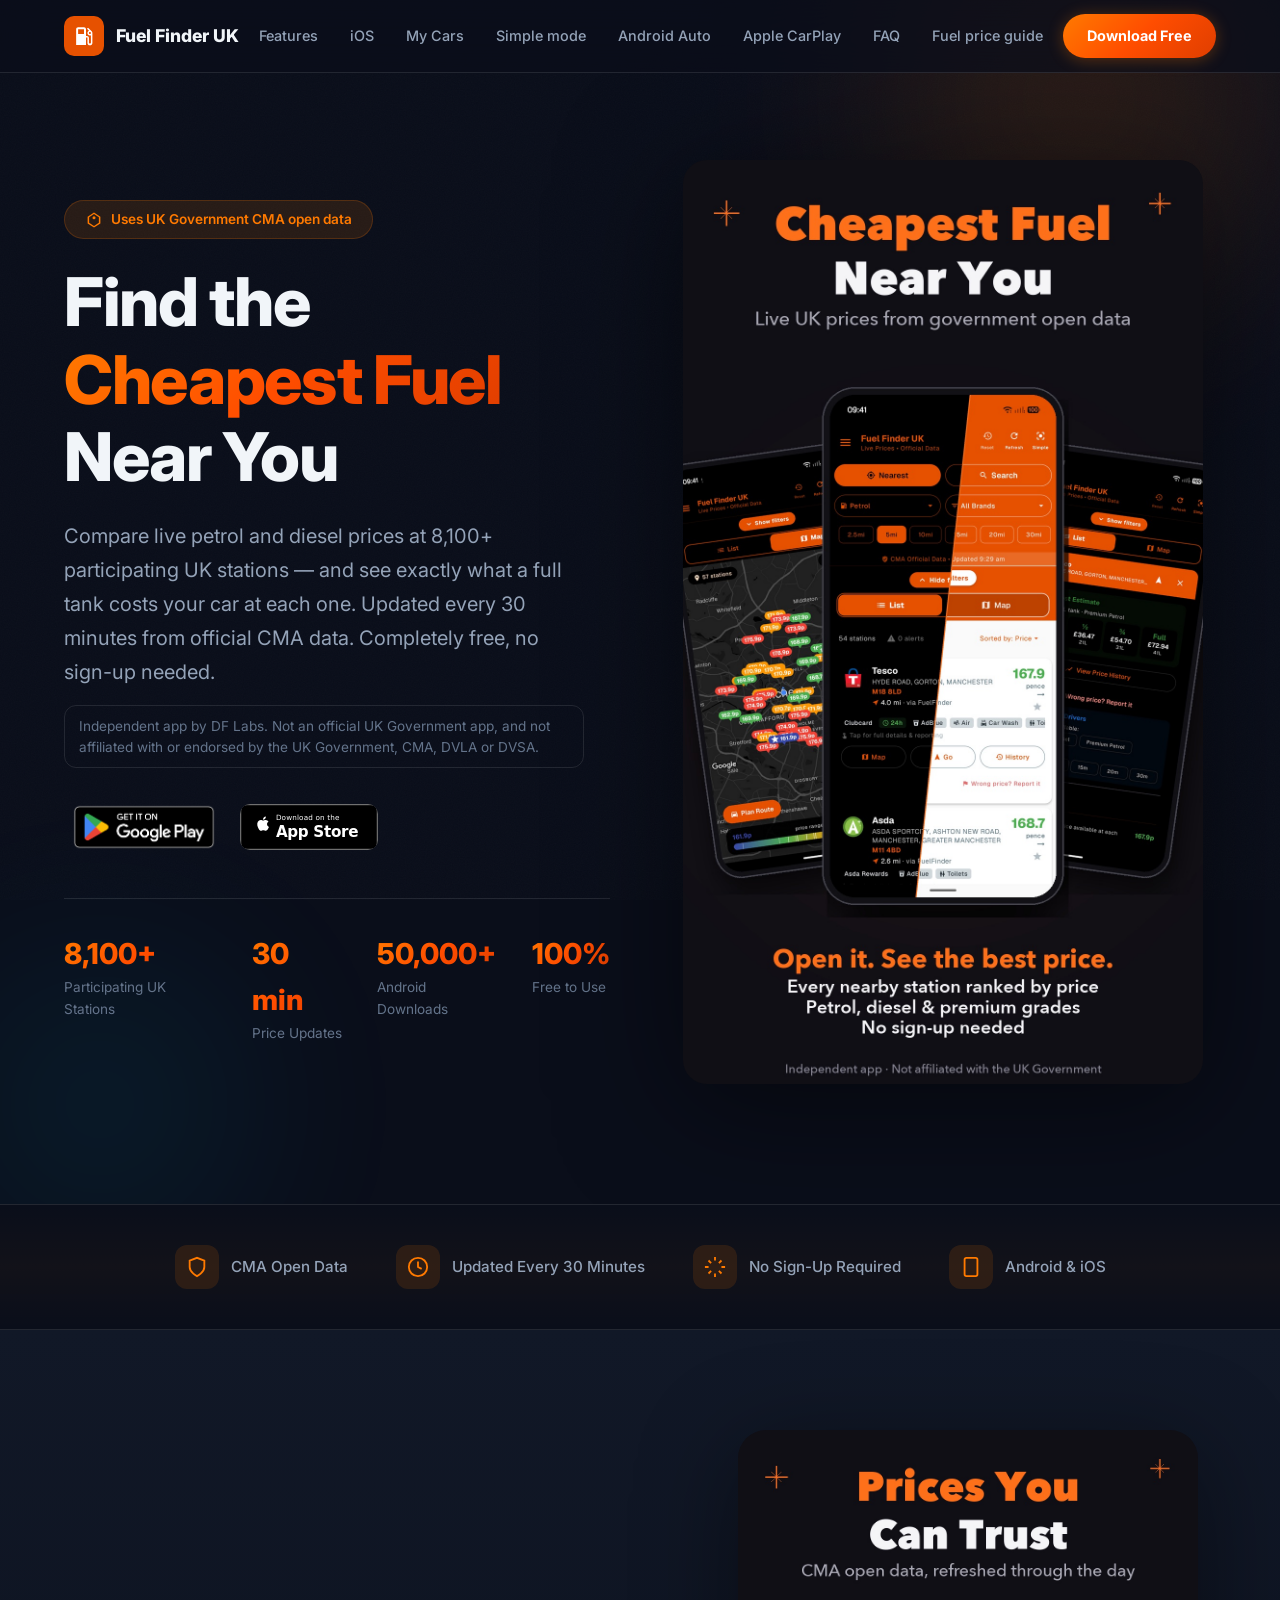
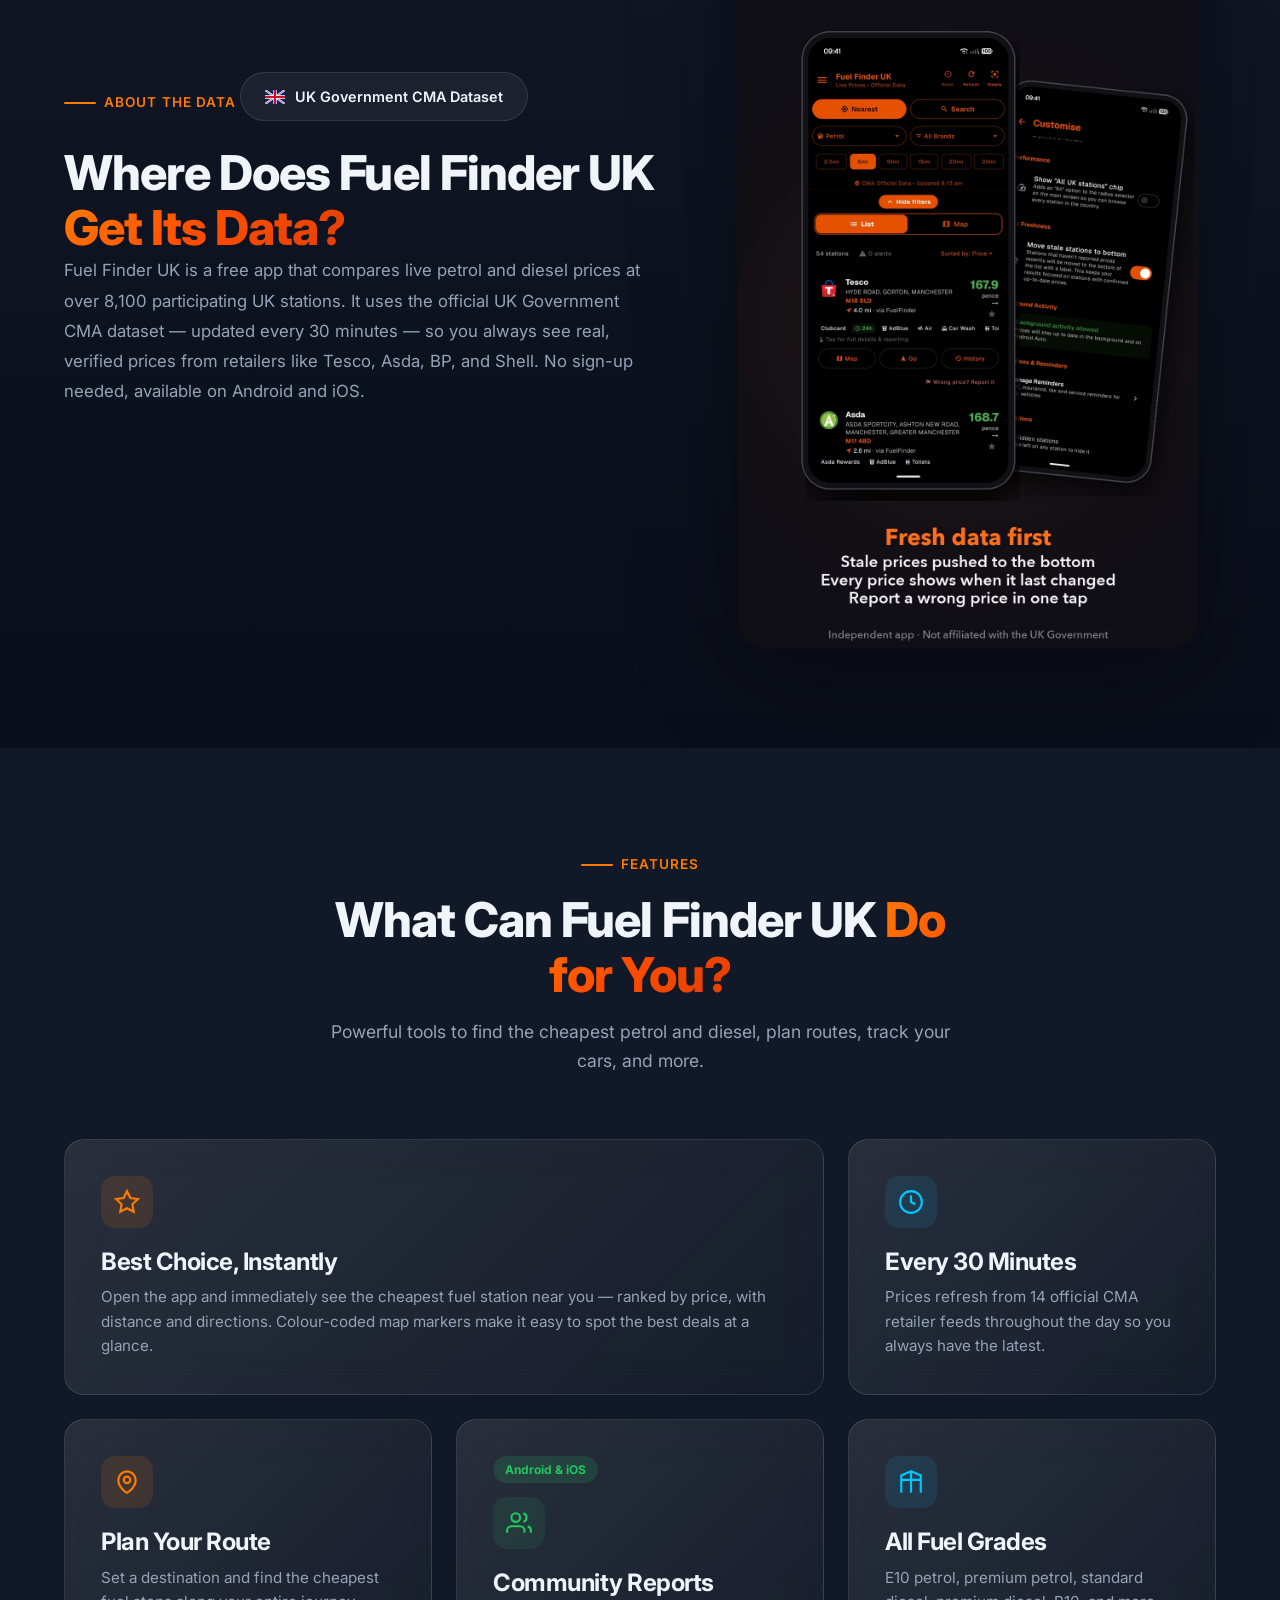
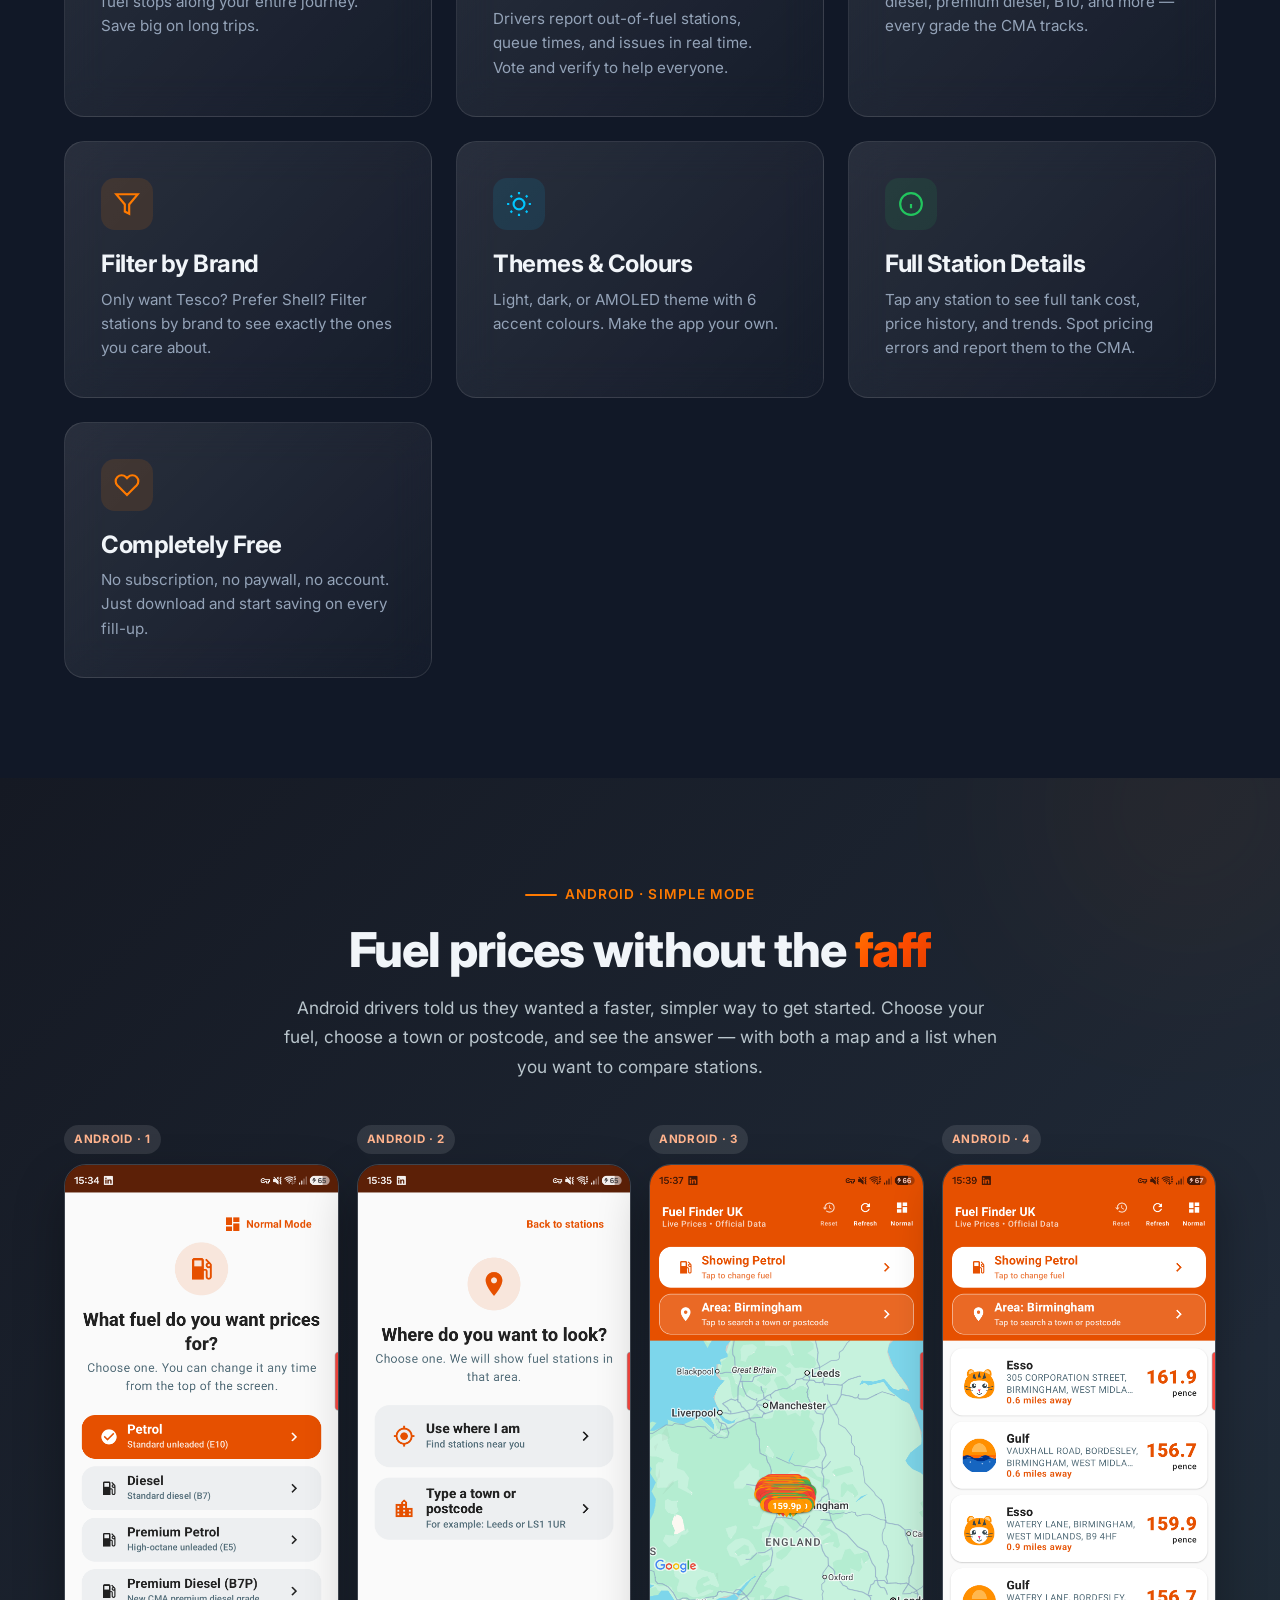
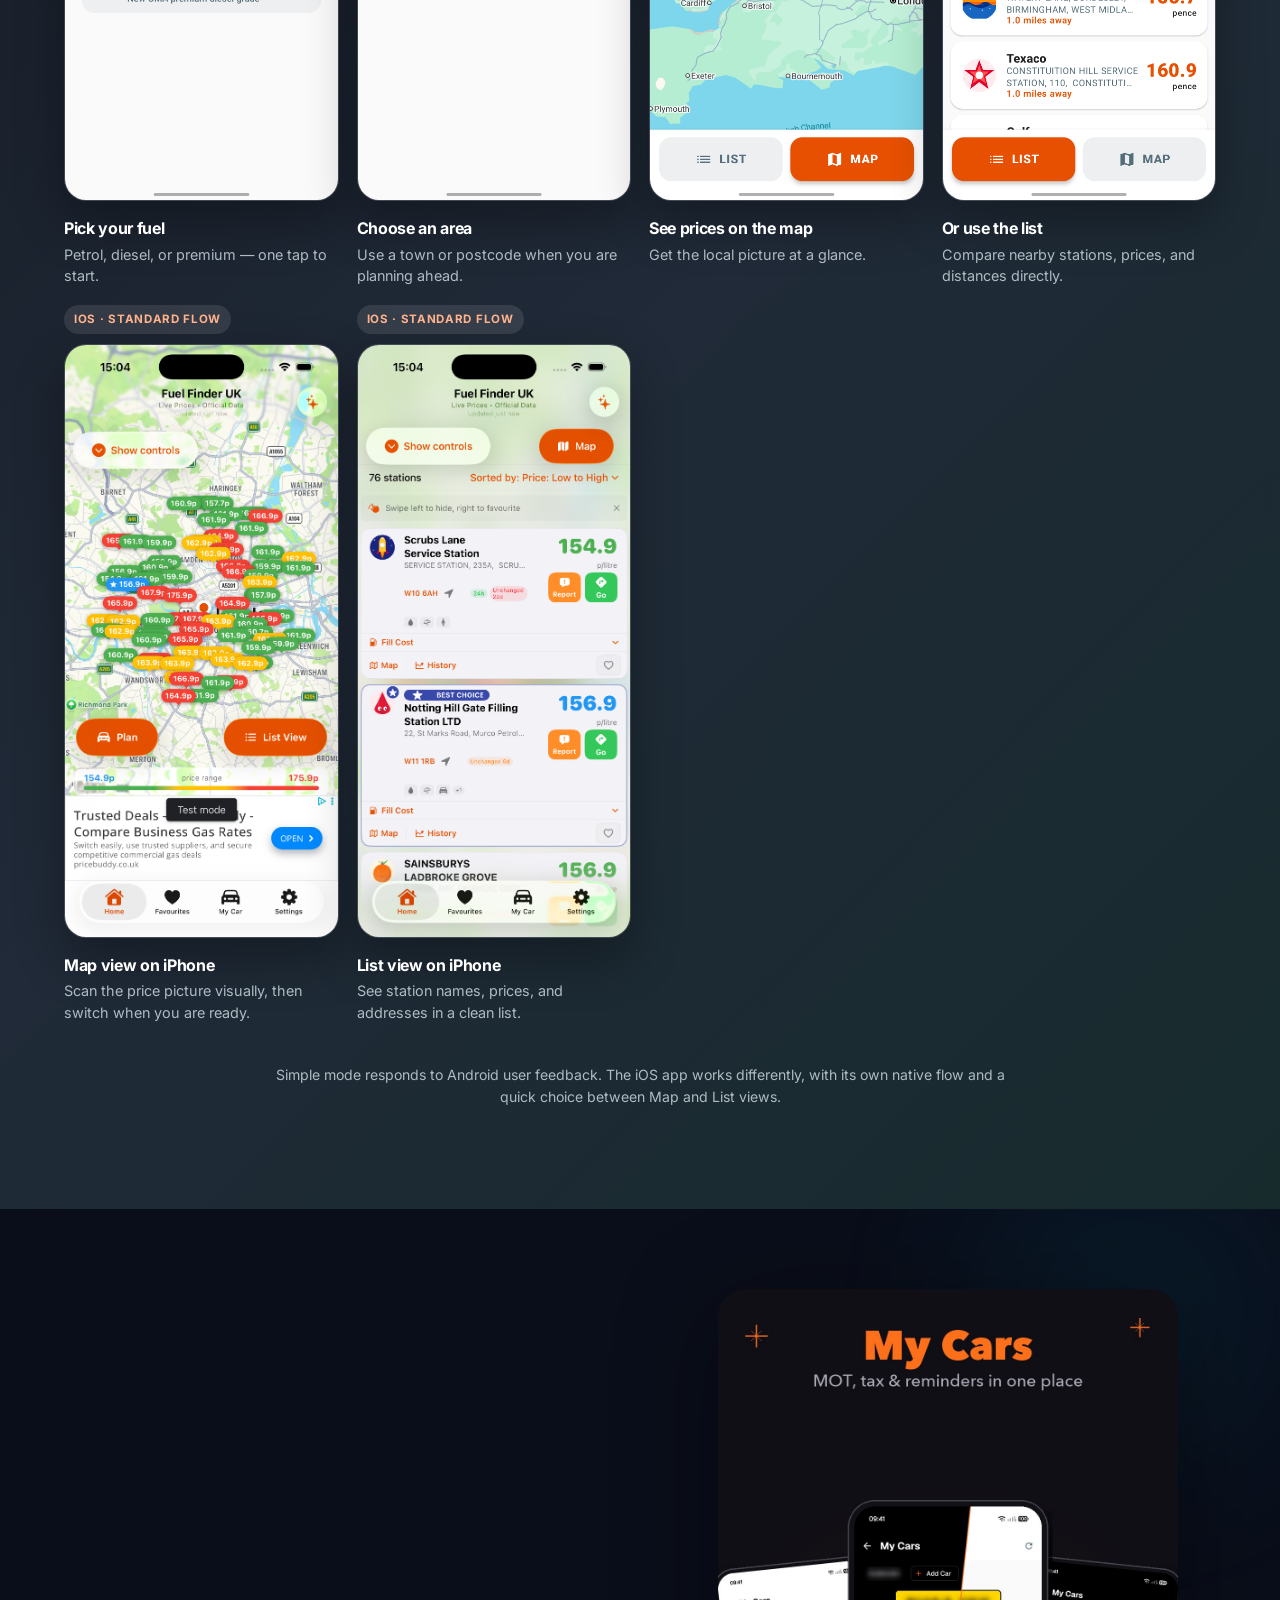
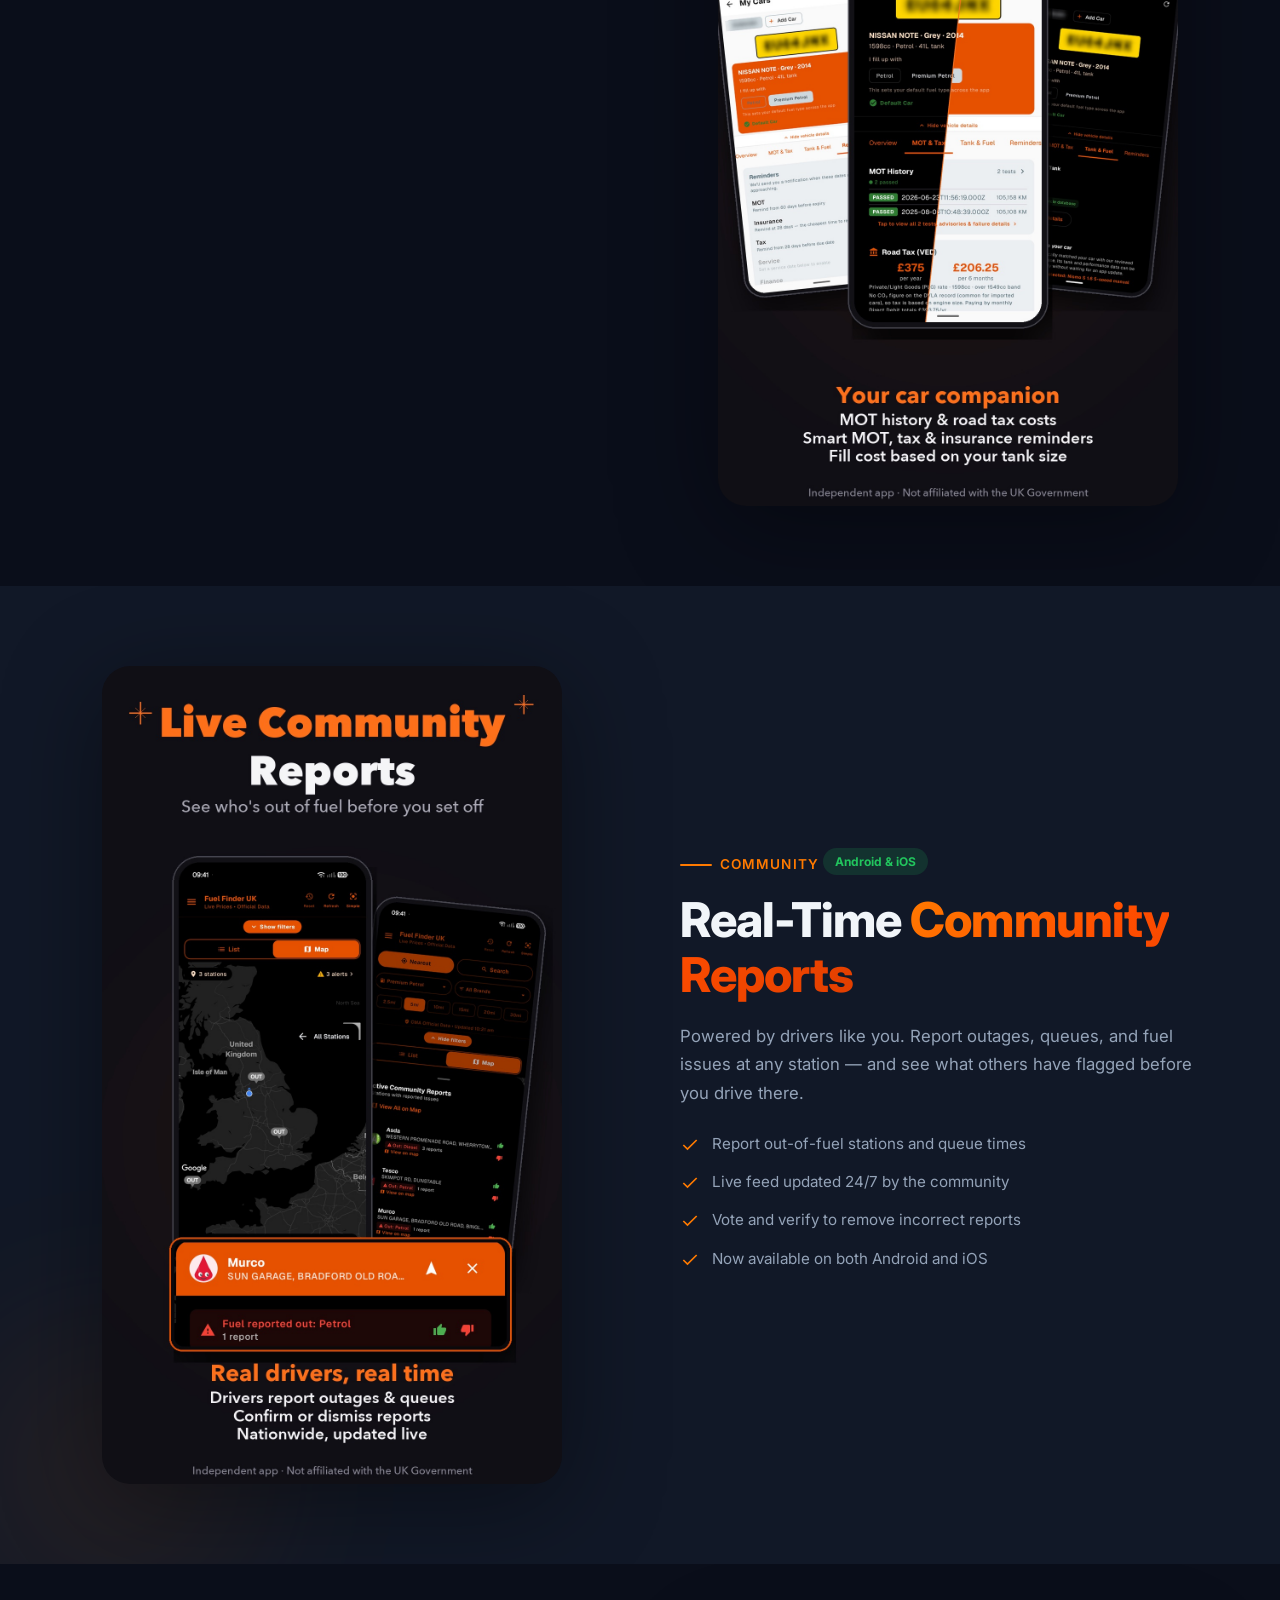
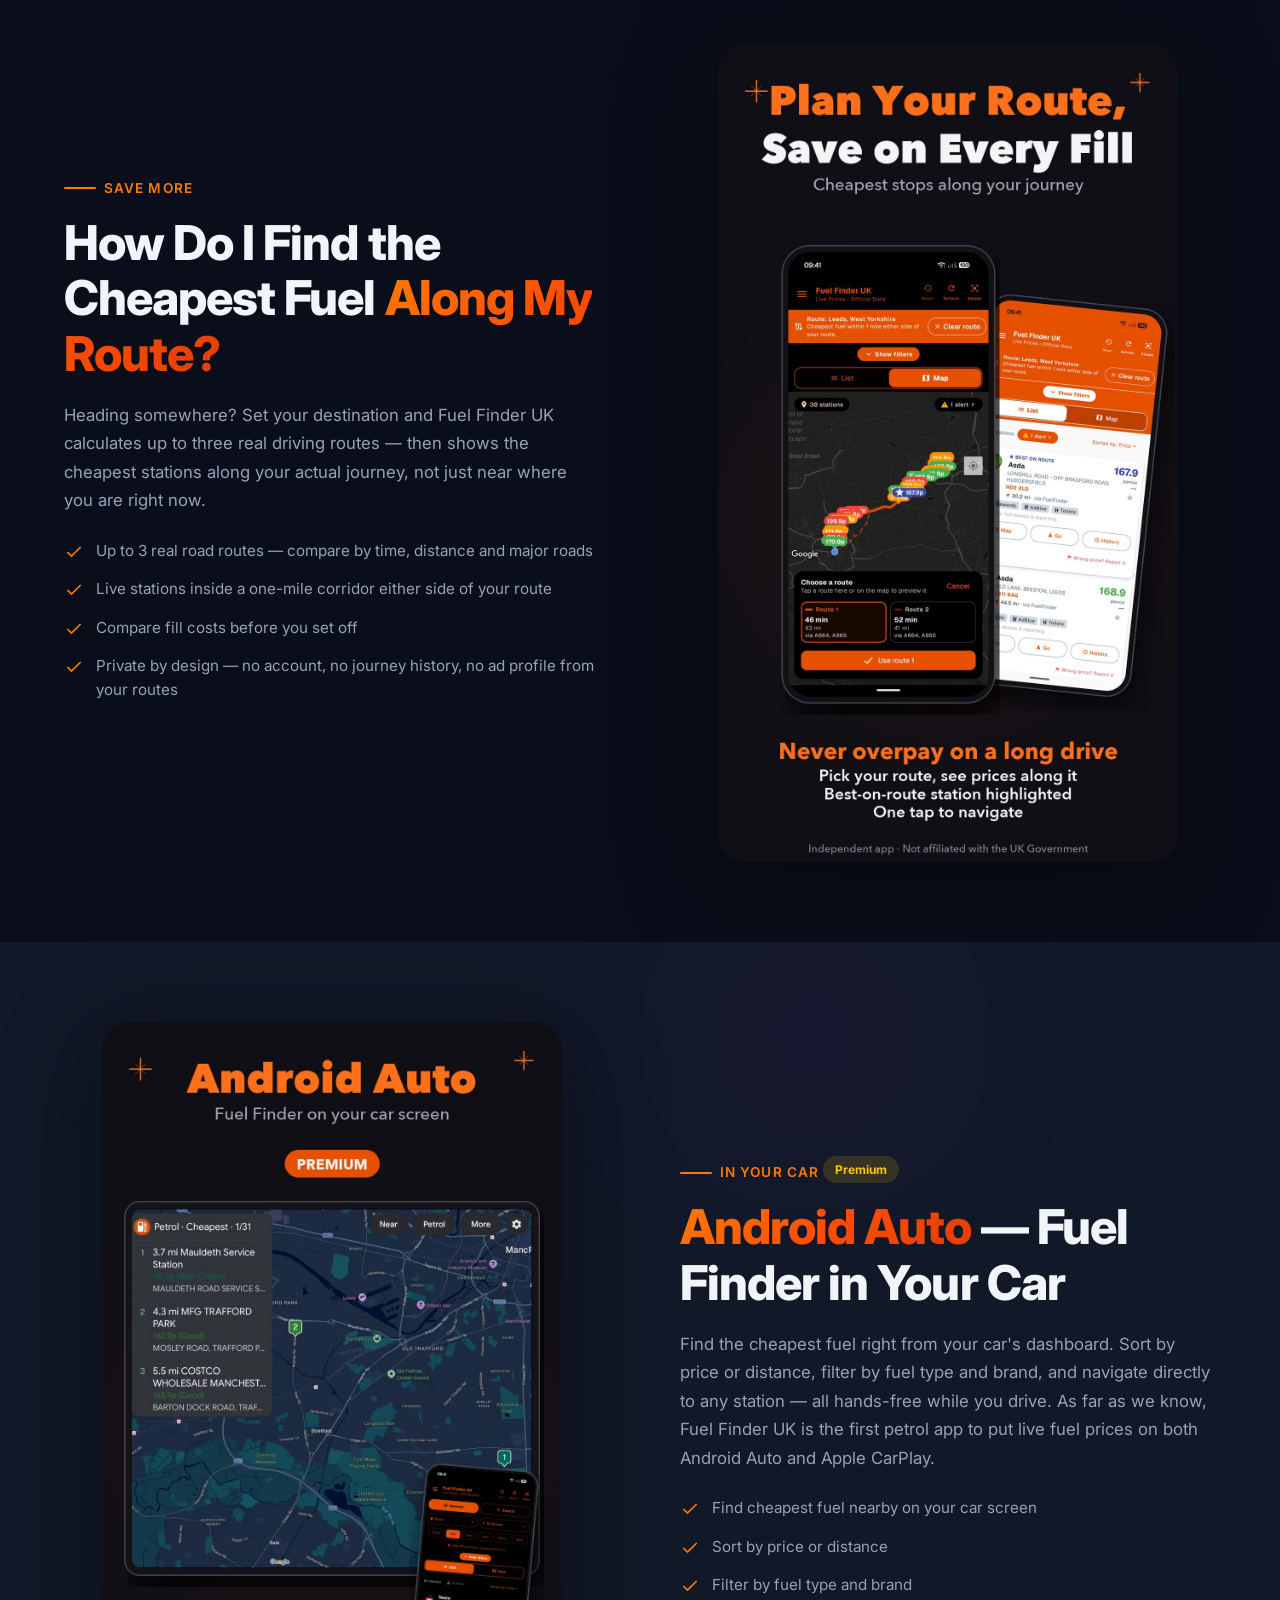
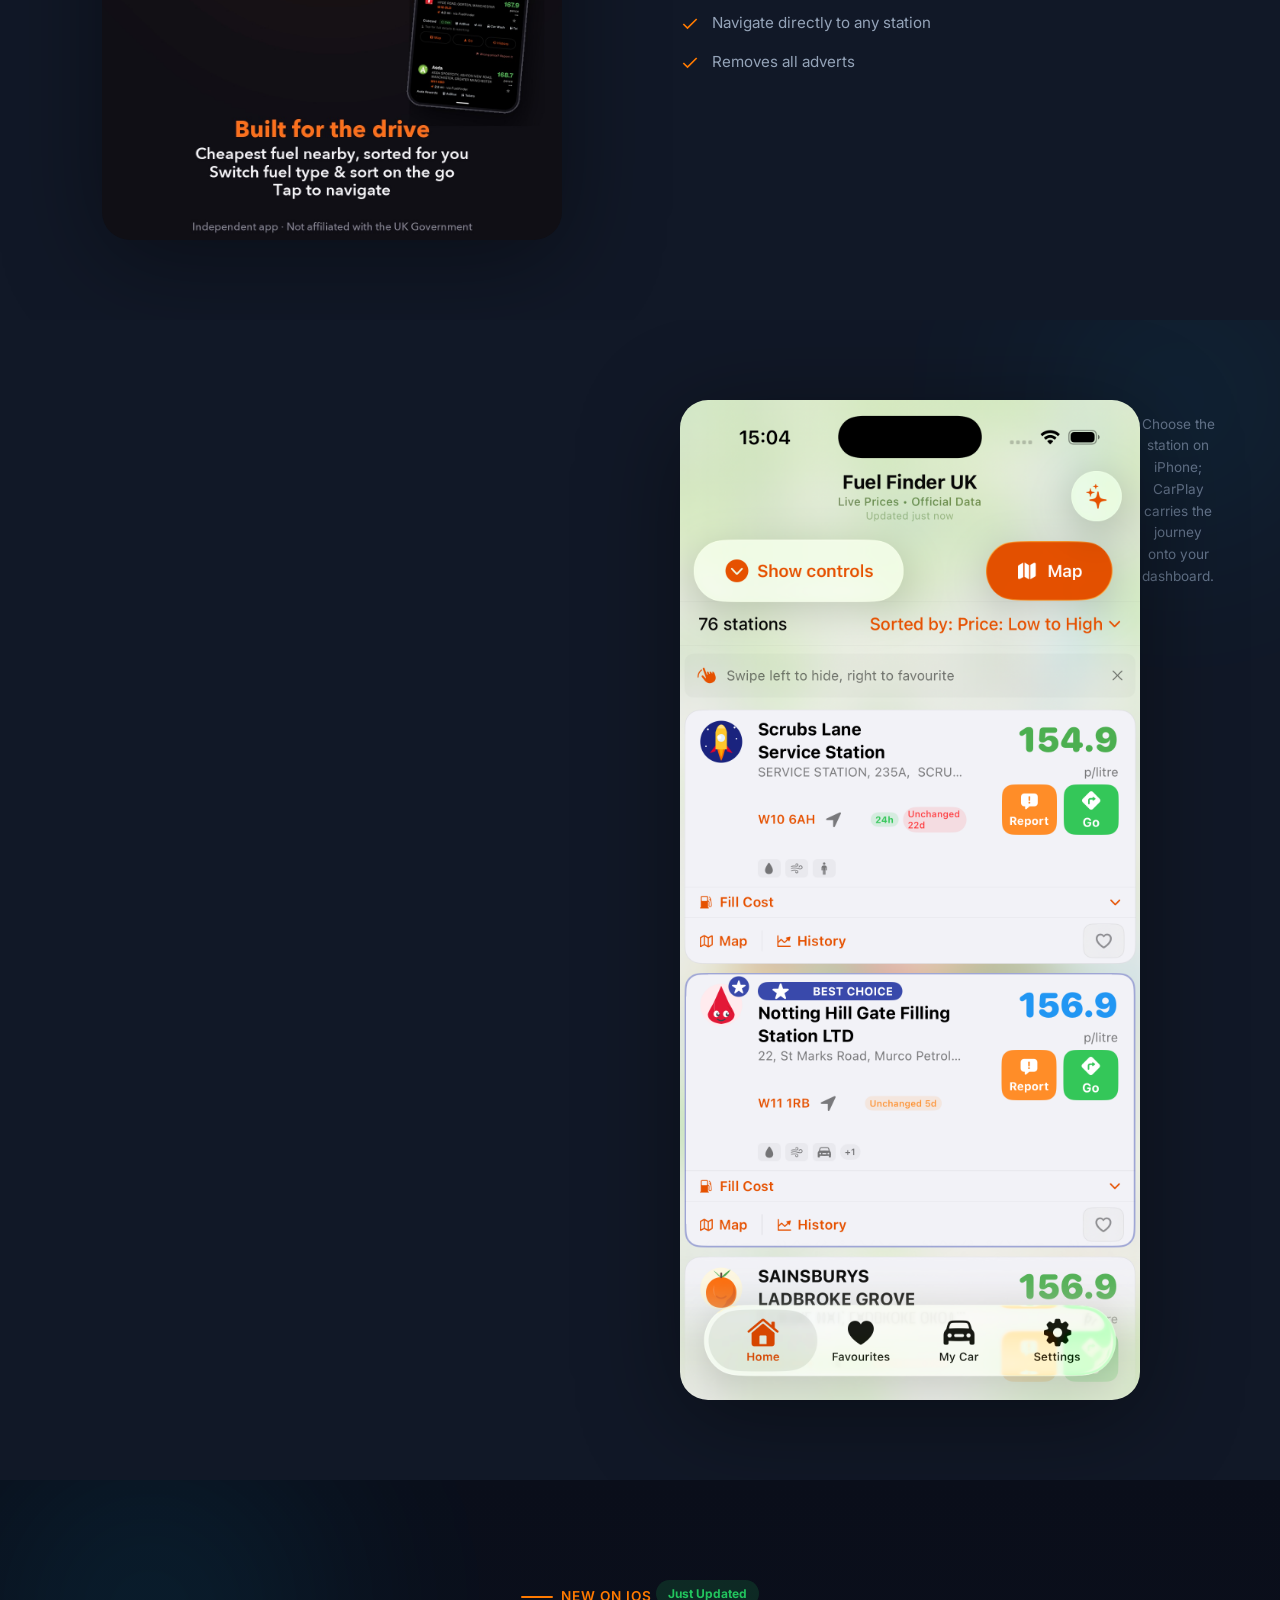
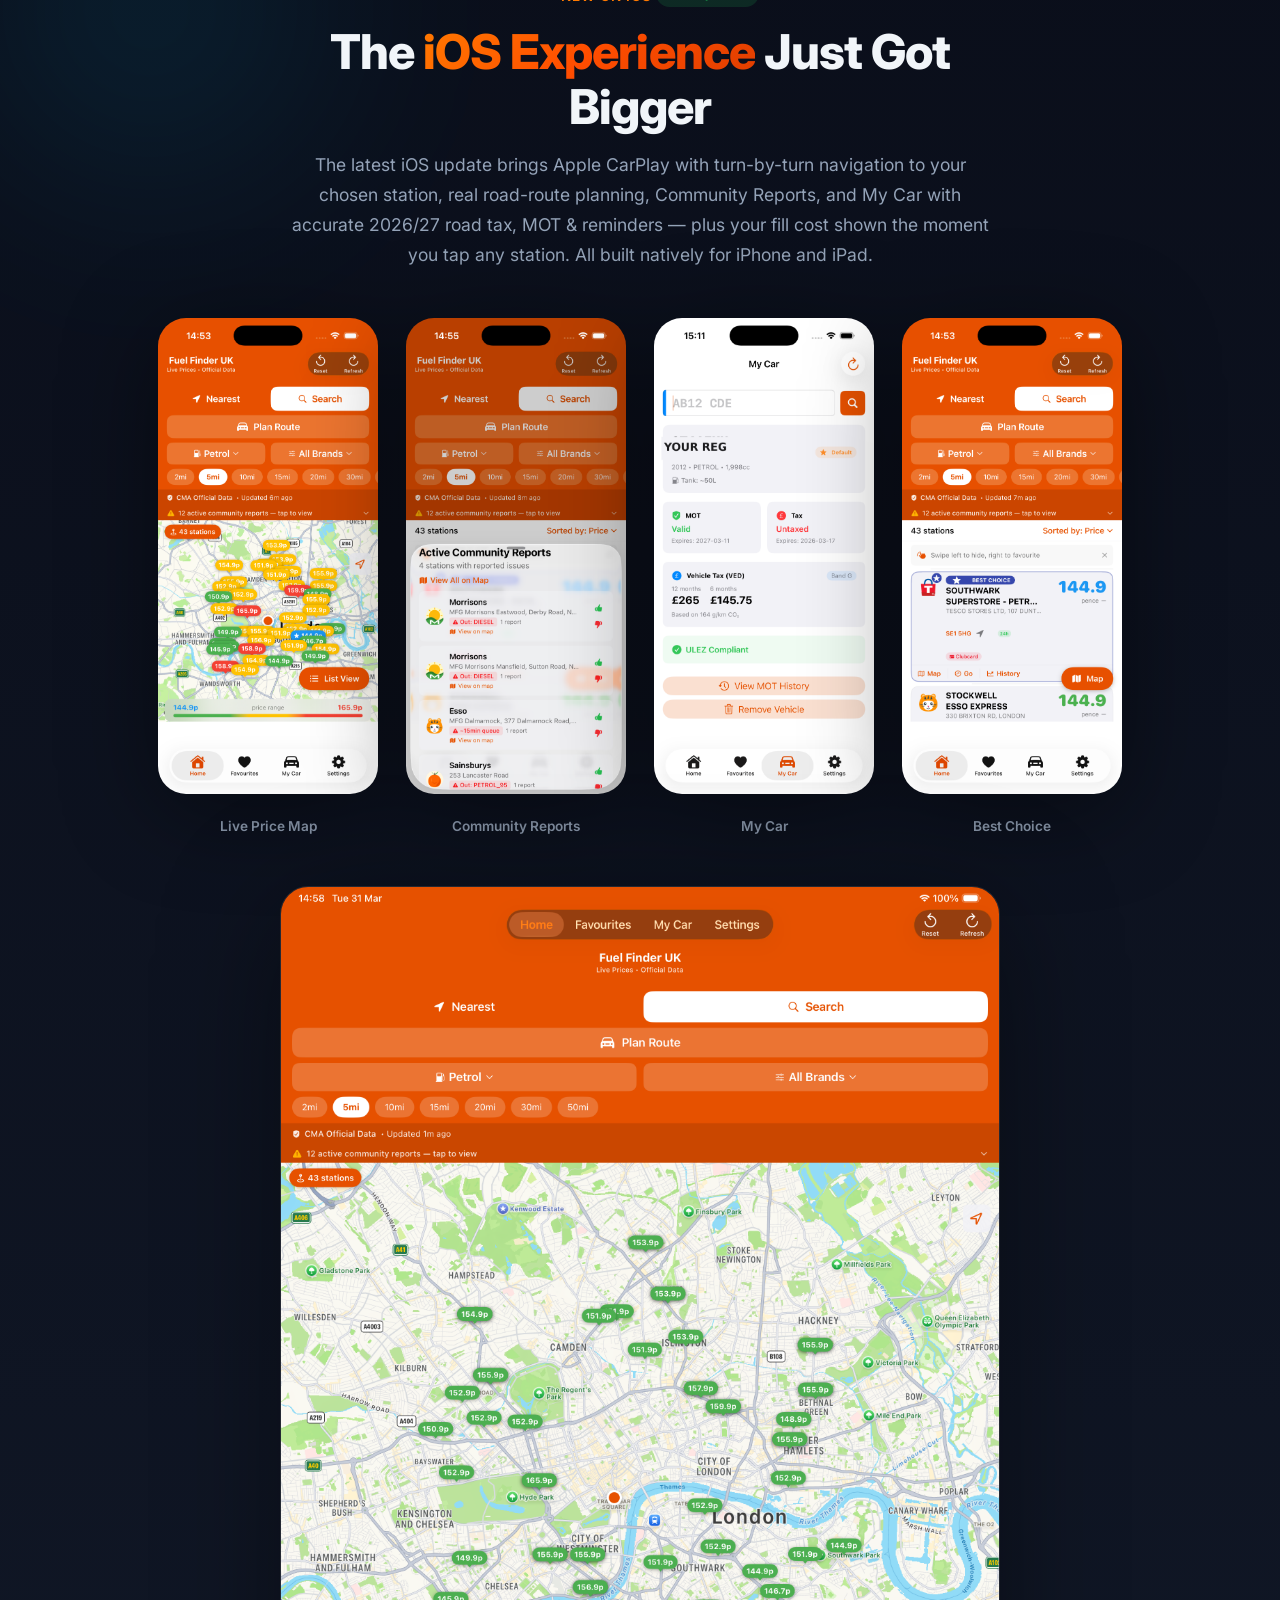
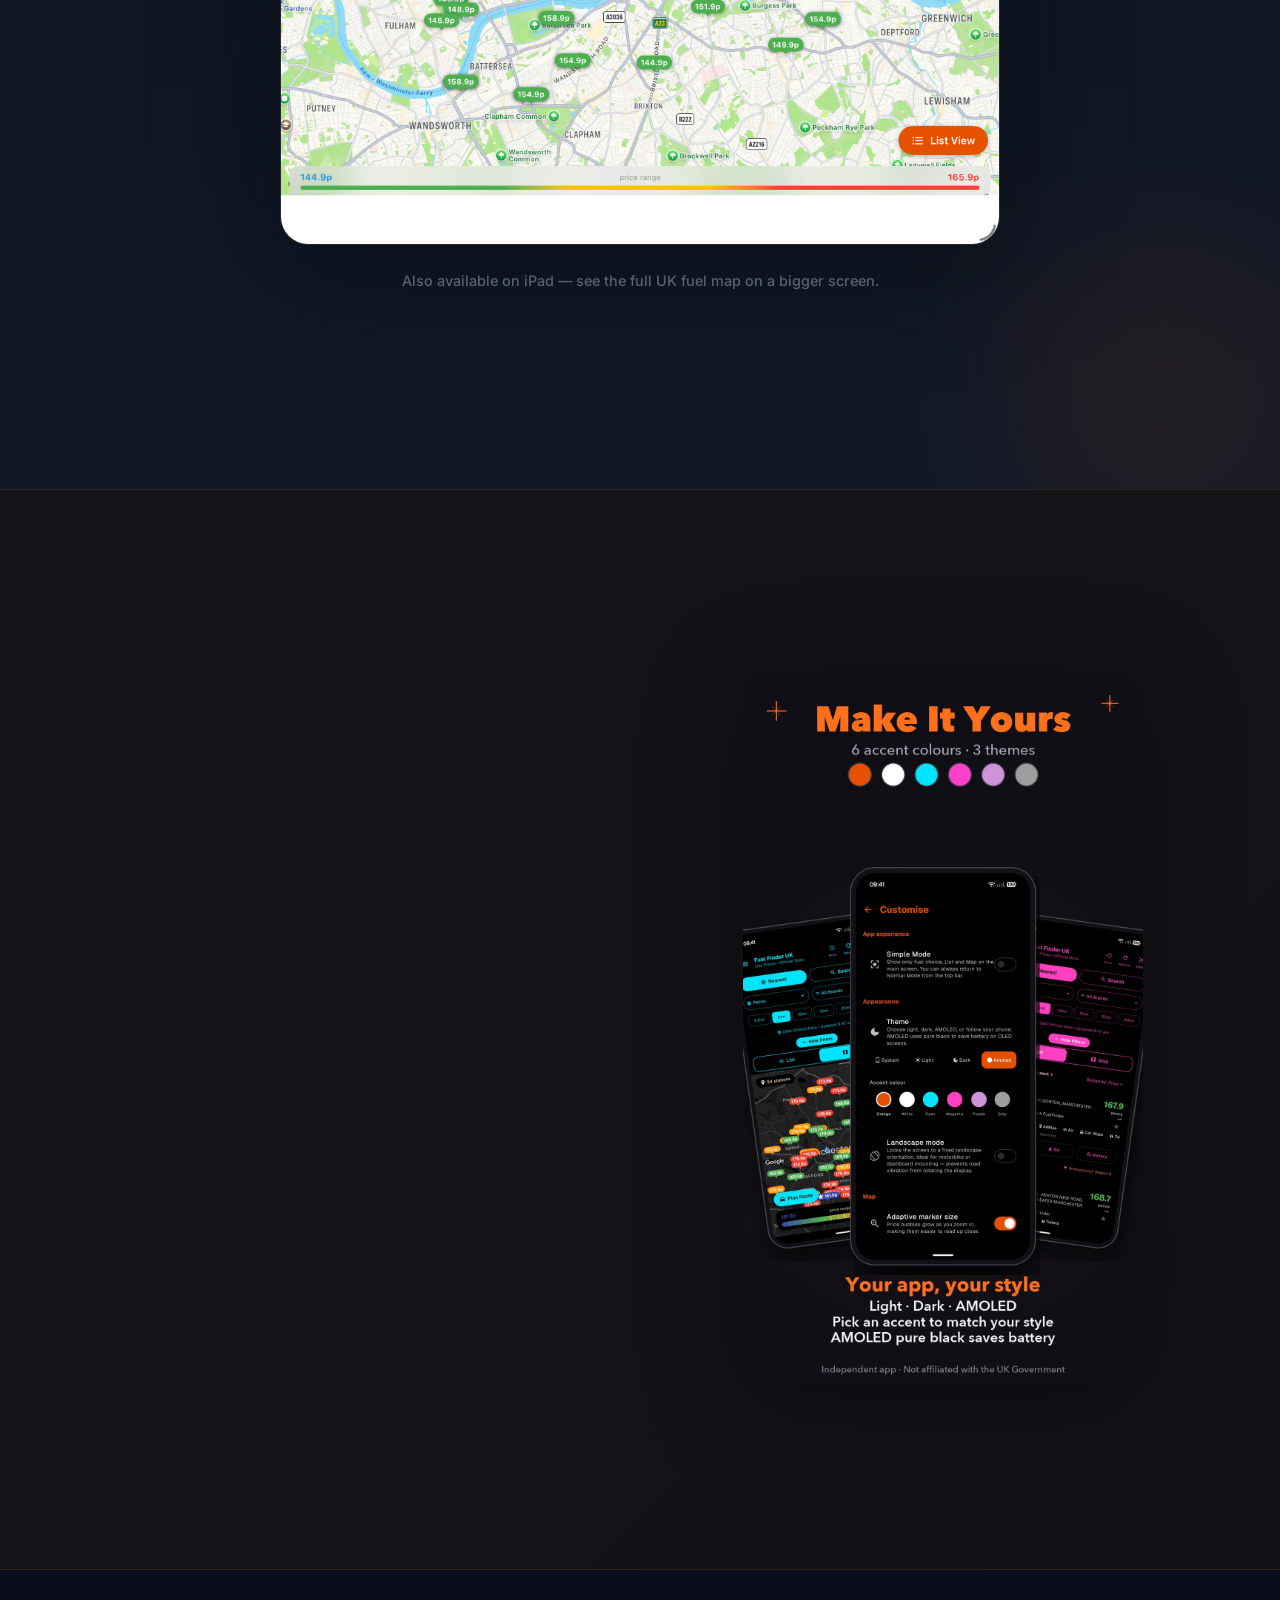
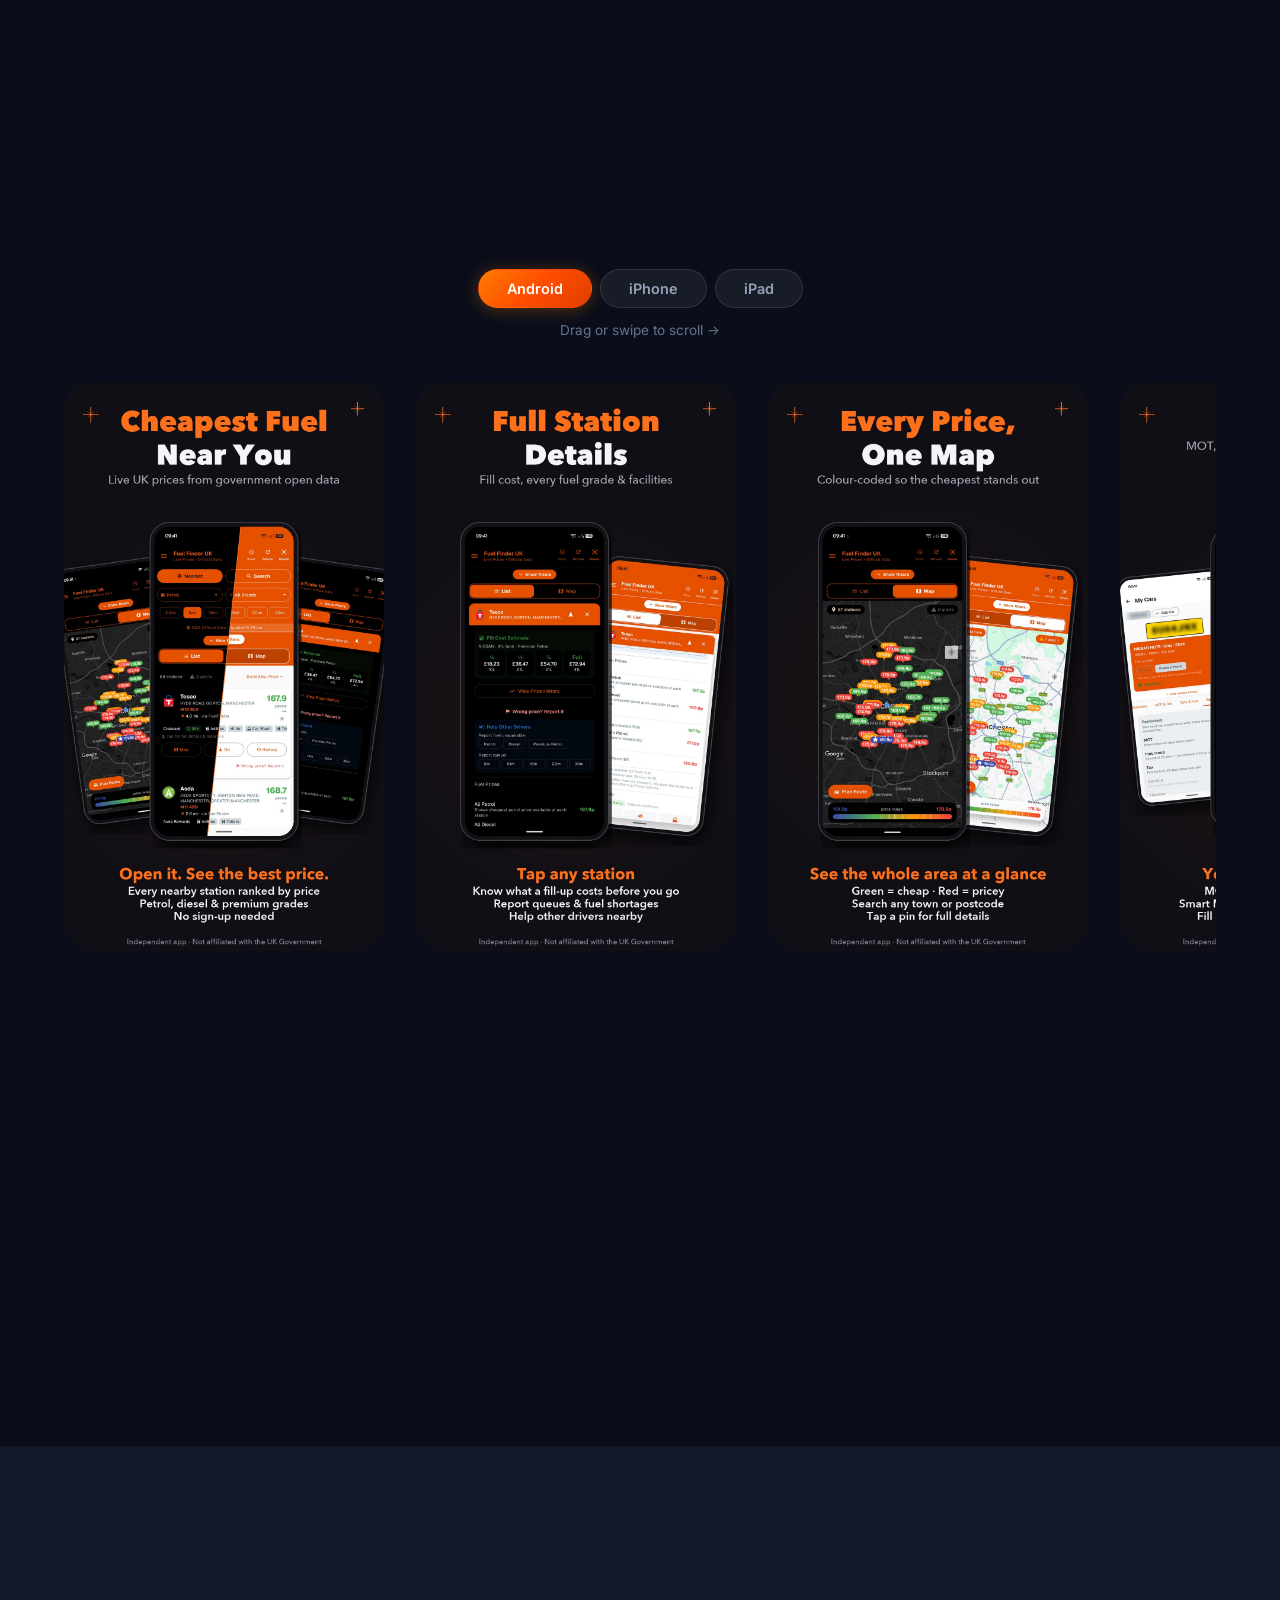
<file: index.html>
<!DOCTYPE html>
<html lang="en-GB" data-theme="dark">
<head>
  <link rel="icon" href="/favicon.ico" sizes="any">
  <link rel="icon" type="image/png" sizes="32x32" href="/favicon-32x32.png">
  <link rel="icon" type="image/png" sizes="16x16" href="/favicon-16x16.png">
  <link rel="apple-touch-icon" href="/apple-touch-icon.png">
  <link rel="manifest" href="/site.webmanifest">
  <meta charset="UTF-8" />
  <meta name="viewport" content="width=device-width, initial-scale=1.0" />

  <!adsense>
  <!-- Google Consent Mode -->
<script async src="https://pagead2.googlesyndication.com/pagead/js/adsbygoogle.js?client=ca-pub-3438880655012999"
     crossorigin="anonymous"></script>

<!-- Google CMP Consent Script -->
<script>
  window.dataLayer = window.dataLayer || [];
  function gtag(){dataLayer.push(arguments);}
  gtag('consent', 'default', {
    'ad_storage': 'denied',
    'analytics_storage': 'denied'
  });
</script>

<!-- Google CMP -->
<script async src="https://fundingchoicesmessages.google.com/i/pub/3438880655012999?ers=1" nonce="1234"></script>
<noscript>
  <iframe src="https://fundingchoicesmessages.google.com/i/pub/3438880655012999?ers=1" style="border: 0; height: 0; width: 0;"></iframe>
</noscript>

  <!-- Primary SEO -->
  <title>What's the Cheapest Petrol Near Me? | Fuel Finder UK – Live Prices</title>
  <!-- Safari Smart App Banner. When the App Clip ships (v26), switch to:
       content="app-id=6760751440, app-clip-bundle-id=DF-Labs.Fuel-Finder-UK.Clip" -->
  <meta name="apple-itunes-app" content="app-id=6760751440" />
  <meta name="description" content="Find the cheapest petrol and diesel near you. Fuel Finder UK - Live Prices uses official UK Government CMA data — updated every 30 minutes — to compare live fuel prices at Tesco, Asda, Shell, BP and 8,100+ UK stations. Free on Android &amp; iOS, no sign-up." />
  <link rel="canonical" href="https://fuelfinderuk.live/" />
  <meta name="robots" content="index, follow, max-snippet:-1, max-image-preview:large, max-video-preview:-1" />
  <meta name="theme-color" content="#0a0e1a" />
  <meta name="application-name" content="Fuel Finder UK - Live Prices" />
  <meta name="keywords" content="Fuel Finder, Fuel Finder UK, Fuel Finder UK Live Prices, cheapest petrol near me, cheapest diesel near me, fuel prices UK, compare petrol prices, petrol prices today, diesel prices UK, CMA fuel prices, fuel price app UK, Android petrol app, iOS petrol app, iPhone petrol app, UK fuel finder, best fuel price near me, live fuel prices, petrol station prices near me, cheap petrol stations UK, fuel price checker, live petrol prices, live diesel prices, petrol price map, supermarket fuel prices, Tesco petrol price, Asda petrol price, Sainsburys petrol price, Morrisons petrol price, BP fuel prices, Shell fuel prices, Esso petrol prices, E10 petrol prices, premium petrol prices, fuel finder app, petrol app android, petrol app iphone, diesel app UK, cheapest fuel near me, petrol price comparison UK, community fuel reports, out of fuel station, fuel station queue times, my cars MOT, Android Auto fuel, route planner fuel" />
  <meta name="author" content="Fuel Finder UK" />
  <meta name="geo.region" content="GB" />
  <meta name="geo.placename" content="United Kingdom" />
  <meta name="apple-itunes-app" content="app-id=6760751440" />

  <!-- Open Graph -->
  <meta property="og:type" content="website" />
  <meta property="og:url" content="https://fuelfinderuk.live/" />
  <meta property="og:title" content="Fuel Finder UK - Live Prices – Compare Petrol &amp; Diesel Prices Near You" />
  <meta property="og:description" content="Find the cheapest petrol and diesel near you. Covers Tesco, Asda, Shell, BP and 8,100+ UK stations using official Government CMA data, updated every 30 minutes. Free on Android &amp; iOS." />
  <meta property="og:image" content="https://fuelfinderuk.live/store_icon.svg" />
  <meta property="og:image:alt" content="Fuel Finder UK app icon" />
  <meta property="og:site_name" content="Fuel Finder UK - Live Prices" />
  <meta property="og:locale" content="en_GB" />

  <!-- Twitter Card -->
  <meta name="twitter:card" content="summary" />
  <meta name="twitter:title" content="Fuel Finder UK - Live Prices – Compare Petrol &amp; Diesel Prices Near You" />
  <meta name="twitter:description" content="Find the cheapest petrol and diesel near you. Tesco, Asda, Shell, BP and 8,100+ UK stations. Official CMA data, updated every 30 minutes. Free on Android &amp; iOS." />
  <meta name="twitter:image" content="https://fuelfinderuk.live/store_icon.svg" />
  <meta name="twitter:image:alt" content="Fuel Finder UK app icon" />

  <!-- Structured Data: SoftwareApplication -->
  <script type="application/ld+json">
  {
    "@context": "https://schema.org",
    "@type": "SoftwareApplication",
    "name": "Fuel Finder UK - Live Prices",
    "alternateName": ["Fuel Finder UK", "Fuel Finder", "UK Fuel Finder", "Fuel Price Finder UK"],
    "operatingSystem": "Android, iOS",
    "applicationCategory": "TravelApplication",
    "offers": {
      "@type": "Offer",
      "price": "0",
      "priceCurrency": "GBP"
    },
    "description": "Find the cheapest petrol and diesel near you. Uses official UK Government CMA fuel price data, updated every 30 minutes, covering 8,100+ participating stations including Tesco, Asda, Sainsbury's, Morrisons, BP, Shell, and Esso. Features fill-cost estimates for your car, My Cars with MOT history and 2026/27 road tax, community reporting, Android Auto and Apple CarPlay, and route planning. Free to download on Android and iOS with no sign-up required.",
    "url": "https://fuelfinderuk.live/",
    "downloadUrl": [
      "https://play.google.com/store/apps/details?id=com.fuelprices.live",
      "https://apps.apple.com/gb/app/fuel-finder-uk-live-prices/id6760751440"
    ],
    "sameAs": [
      "https://play.google.com/store/apps/details?id=com.fuelprices.live",
      "https://apps.apple.com/gb/app/fuel-finder-uk-live-prices/id6760751440"
    ],
    "author": { "@id": "https://fuelfinderuk.live/#developer" },
    "publisher": { "@id": "https://fuelfinderuk.live/#org" },
    "inLanguage": "en-GB",
    "countryOfOrigin": "GB"
  }
  </script>

  <!-- Structured Data: FAQPage -->
  <script type="application/ld+json">
  {
    "@context": "https://schema.org",
    "@type": "FAQPage",
    "mainEntity": [
      {
        "@type": "Question",
        "name": "How do I compare petrol prices near me in the UK?",
        "acceptedAnswer": {
          "@type": "Answer",
          "text": "Download Fuel Finder UK free on Android or iOS. It uses official UK Government CMA fuel price data, updated every 30 minutes, to show you the best-value petrol and diesel stations near your location — with no account or sign-up needed."
        }
      },
      {
        "@type": "Question",
        "name": "How much does it cost to fill up my car?",
        "acceptedAnswer": {
          "@type": "Answer",
          "text": "Add your registration in the My Cars section and Fuel Finder UK works out your tank size automatically. Tap any station to see the cost to fill your car — a quarter, half, three-quarter or full tank — in your preferred fuel grade, so you can compare real fill costs between stations rather than just pence per litre."
        }
      },
      {
        "@type": "Question",
        "name": "Can Fuel Finder UK check my MOT and road tax?",
        "acceptedAnswer": {
          "@type": "Answer",
          "text": "Yes. Add your registration and My Cars pulls your MOT status and full history from official DVLA and MOT records, refreshing automatically, and shows your road tax checked against the 2026/27 GOV.UK rates — including imported cars, pre-1986 classics and vans. Smart reminders cover MOT, road tax, insurance and servicing."
        }
      },
      {
        "@type": "Question",
        "name": "Is Fuel Finder UK free to download?",
        "acceptedAnswer": {
          "@type": "Answer",
          "text": "Yes, Fuel Finder UK is completely free to download and use on both Android and iOS. There is no subscription, no account required, and no paywall of any kind."
        }
      },
      {
        "@type": "Question",
        "name": "Where does Fuel Finder UK get its price data?",
        "acceptedAnswer": {
          "@type": "Answer",
          "text": "Fuel Finder UK uses the official UK Government Competition and Markets Authority (CMA) open fuel price dataset. All major fuel retailers in the UK are legally required to submit their prices to this scheme."
        }
      },
      {
        "@type": "Question",
        "name": "How often are fuel prices updated in the app?",
        "acceptedAnswer": {
          "@type": "Answer",
          "text": "Fuel prices are refreshed every 30 minutes directly from 14 official CMA retailer data feeds, currently covering 8,100+ participating petrol stations across the UK — with coverage growing as more retailers join the scheme."
        }
      },
      {
        "@type": "Question",
        "name": "Does Fuel Finder UK work on iPhone?",
        "acceptedAnswer": {
          "@type": "Answer",
          "text": "Yes! Fuel Finder UK - Live Prices is now available on both Android (Google Play) and iOS (App Store). Download it free on either platform — no sign-up needed."
        }
      },
      {
        "@type": "Question",
        "name": "What is Community Reporting?",
        "acceptedAnswer": {
          "@type": "Answer",
          "text": "Community Reporting is a feature in Fuel Finder UK on both Android and iOS that lets drivers report real-time issues at fuel stations — such as a station being out of petrol or diesel, or long queue times at the pump. These reports are shown to other users so they can avoid problem stations and plan smarter fill-ups."
        }
      },
      {
        "@type": "Question",
        "name": "What is the cheapest petrol near me?",
        "acceptedAnswer": {
          "@type": "Answer",
          "text": "The Fuel Finder UK - Live Prices app shows you the cheapest petrol stations near your current location in real time, using official UK Government CMA data updated every 30 minutes. Download it free on Android or iOS to find the best petrol price near you instantly."
        }
      },
      {
        "@type": "Question",
        "name": "How do I find cheap diesel near me in the UK?",
        "acceptedAnswer": {
          "@type": "Answer",
          "text": "Open Fuel Finder UK - Live Prices on Android or iOS, select Diesel as your fuel type, and the app will show you the cheapest diesel stations near you ranked by price and distance. Prices come directly from the official CMA fuel price dataset, updated every 30 minutes."
        }
      },
      {
        "@type": "Question",
        "name": "Which supermarket has the cheapest fuel today?",
        "acceptedAnswer": {
          "@type": "Answer",
          "text": "Supermarket fuel prices — including Tesco, Asda, Sainsbury's, and Morrisons — are all included in the Fuel Finder UK - Live Prices app. You can filter by brand to compare supermarket petrol and diesel prices near you, updated every 30 minutes from the official CMA dataset."
        }
      },
      {
        "@type": "Question",
        "name": "Does the app show Tesco, Asda, Sainsbury's and Morrisons fuel prices?",
        "acceptedAnswer": {
          "@type": "Answer",
          "text": "Yes. Fuel Finder UK - Live Prices includes live prices from all major supermarket fuel stations — Tesco, Asda, Sainsbury's, and Morrisons — as well as branded forecourts like BP, Shell, Esso, and many more. You can filter by brand to see only the stations you want."
        }
      },
      {
        "@type": "Question",
        "name": "Is there a free petrol price comparison app for Android and iPhone in the UK?",
        "acceptedAnswer": {
          "@type": "Answer",
          "text": "Yes — Fuel Finder UK - Live Prices is a completely free app available on both Android (Google Play) and iOS (App Store) that lets you compare live petrol and diesel prices across the UK. There is no subscription, no account, and no paywall."
        }
      },
      {
        "@type": "Question",
        "name": "How accurate are the fuel prices in the app?",
        "acceptedAnswer": {
          "@type": "Answer",
          "text": "Very accurate. Fuel Finder UK - Live Prices uses the official UK Government CMA open fuel price dataset, which participating fuel retailers are required to update. Prices are refreshed every 30 minutes, currently covering 8,100+ petrol stations across the UK."
        }
      },
      {
        "@type": "Question",
        "name": "Can I find the cheapest fuel along a driving route?",
        "acceptedAnswer": {
          "@type": "Answer",
          "text": "Yes. Fuel Finder UK - Live Prices has a Plan Route mode where you enter your start and destination, and the app shows you the cheapest fuel stations along your entire journey — not just near where you are. This is ideal for long motorway trips where you want to fill up at the best price along the way."
        }
      },
      {
        "@type": "Question",
        "name": "What fuel types does the app support?",
        "acceptedAnswer": {
          "@type": "Answer",
          "text": "Fuel Finder UK - Live Prices supports all major fuel grades tracked by the UK Government CMA scheme, including E10 petrol, premium petrol, standard diesel, premium diesel (B7P), diesel B10, and more."
        }
      },
      {
        "@type": "Question",
        "name": "What is the My Cars feature?",
        "acceptedAnswer": {
          "@type": "Answer",
          "text": "My Cars is a feature in Fuel Finder UK that lets you track your vehicles in one place. It shows MOT history and advisories, ULEZ status, tax and insurance reminders, fill cost calculations linked to your fuel tank size, and road tax rates — everything you need to stay on top of car ownership."
        }
      },
      {
        "@type": "Question",
        "name": "Does Fuel Finder UK support Android Auto?",
        "acceptedAnswer": {
          "@type": "Answer",
          "text": "Yes. With the Premium upgrade, Fuel Finder UK works on Android Auto so you can find the cheapest fuel nearby right from your car's dashboard. Sort by price or distance, filter by fuel type and brand, and navigate directly to any station — all hands-free."
        }
      }
    ]
  }
  </script>

  <!-- Structured Data: Person (Developer) -->
  <script type="application/ld+json">
  {
    "@context": "https://schema.org",
    "@type": "Person",
    "@id": "https://fuelfinderuk.live/#developer",
    "name": "Darren Fernandez",
    "jobTitle": "Indie Developer",
    "url": "https://www.linkedin.com/in/fernandezdarren/",
    "sameAs": [
      "https://www.linkedin.com/in/fernandezdarren/",
      "https://www.instagram.com/fuelfinderuk/"
    ]
  }
  </script>

  <!-- Structured Data: Organization -->
  <script type="application/ld+json">
  {
    "@context": "https://schema.org",
    "@type": "Organization",
    "@id": "https://fuelfinderuk.live/#org",
    "name": "DF Labs",
    "url": "https://fuelfinderuk.live/",
    "logo": "https://fuelfinderuk.live/store_icon.svg",
    "founder": { "@id": "https://fuelfinderuk.live/#developer" },
    "sameAs": [
      "https://play.google.com/store/apps/details?id=com.fuelprices.live",
      "https://apps.apple.com/gb/app/fuel-finder-uk-live-prices/id6760751440",
      "https://www.instagram.com/fuelfinderuk/",
      "https://www.linkedin.com/in/fernandezdarren/"
    ]
  }
  </script>

  <!-- Structured Data: WebSite -->
  <script type="application/ld+json">
  {
    "@context": "https://schema.org",
    "@type": "WebSite",
    "name": "Fuel Finder UK - Live Prices",
    "url": "https://fuelfinderuk.live/",
    "description": "Compare live UK petrol and diesel prices using official CMA Government data. Free app on Android and iOS.",
    "inLanguage": "en-GB"
  }
  </script>

  <!-- Structured Data: WebPage + Speakable -->
  <script type="application/ld+json">
  {
    "@context": "https://schema.org",
    "@type": "WebPage",
    "name": "Fuel Finder UK - Live Prices",
    "url": "https://fuelfinderuk.live/",
    "description": "Fuel Finder UK - Live Prices is a free app for Android and iOS that shows live petrol and diesel prices at 8,100+ participating UK fuel stations, using official UK Government CMA data updated every 30 minutes. It covers major retailers including Tesco, Asda, Sainsbury's, Morrisons, BP, Shell, and Esso. Features include fill-cost estimates for your car, My Cars with MOT history and 2026/27 road tax, community reporting, Android Auto, Apple CarPlay, and route planning. No sign-up is required.",
    "inLanguage": "en-GB",
    "speakable": {
      "@type": "SpeakableSpecification",
      "cssSelector": [".hero h1", ".hero-sub", ".about-geo", ".coverage-section h2"]
    },
    "about": {
      "@type": "SoftwareApplication",
      "name": "Fuel Finder UK - Live Prices",
      "alternateName": ["Fuel Finder UK", "Fuel Finder"],
      "operatingSystem": "Android, iOS",
      "applicationCategory": "TravelApplication",
      "offers": { "@type": "Offer", "price": "0", "priceCurrency": "GBP" }
    },
    "mentions": [
      { "@type": "Organization", "name": "Competition and Markets Authority", "url": "https://www.gov.uk/government/organisations/competition-and-markets-authority" },
      { "@type": "Organization", "name": "Tesco" },
      { "@type": "Organization", "name": "Asda" },
      { "@type": "Organization", "name": "Sainsbury's" },
      { "@type": "Organization", "name": "Morrisons" },
      { "@type": "Organization", "name": "BP" },
      { "@type": "Organization", "name": "Shell" },
      { "@type": "Organization", "name": "Esso" }
    ],
    "mainEntity": {
      "@type": "SoftwareApplication",
      "name": "Fuel Finder UK - Live Prices"
    }
  }
  </script>

  <!-- Fonts -->
  <link rel="preconnect" href="https://fonts.googleapis.com" />
  <link rel="preconnect" href="https://fonts.gstatic.com" crossorigin />
  <link href="https://fonts.googleapis.com/css2?family=Inter:wght@400;500;600;700;800;900&display=swap" rel="stylesheet" />
  <link rel="icon" type="image/svg+xml" href="store_icon.svg" />

  <style>
    /* ===== RESET & BASE ===== */
    *, *::before, *::after { box-sizing: border-box; margin: 0; padding: 0; }
    html { scroll-behavior: smooth; }

    :root {
      --bg-primary: #0a0e1a;
      --bg-secondary: #111827;
      --bg-card: rgba(255, 255, 255, 0.04);
      --glass: rgba(255, 255, 255, 0.06);
      --glass-border: rgba(255, 255, 255, 0.1);
      --glass-highlight: rgba(255, 255, 255, 0.12);
      --accent: #ff7a00;
      --accent-glow: rgba(255, 122, 0, 0.3);
      --accent-soft: rgba(255, 122, 0, 0.12);
      --accent-2: #00c6ff;
      --accent-2-glow: rgba(0, 198, 255, 0.2);
      --text-primary: #f1f5f9;
      --text-secondary: #94a3b8;
      --text-muted: #64748b;
      --gradient-hero: linear-gradient(135deg, #ff7a00 0%, #ff4d00 50%, #e03e00 100%);
      --gradient-blue: linear-gradient(135deg, #00c6ff 0%, #0072ff 100%);
      --gradient-glass: linear-gradient(135deg, rgba(255,255,255,0.1) 0%, rgba(255,255,255,0.02) 100%);
      --radius-sm: 12px;
      --radius-md: 20px;
      --radius-lg: 28px;
      --radius-xl: 36px;
      --shadow-glow: 0 0 60px rgba(255, 122, 0, 0.15);
      --shadow-card: 0 8px 32px rgba(0, 0, 0, 0.3);
      --font: 'Inter', -apple-system, BlinkMacSystemFont, sans-serif;
      --max-w: 1200px;
    }

    body {
      font-family: var(--font);
      background: var(--bg-primary);
      color: var(--text-primary);
      line-height: 1.6;
      overflow-x: hidden;
      -webkit-font-smoothing: antialiased;
    }

    /* ===== NOISE TEXTURE ===== */
    body::before {
      content: '';
      position: fixed;
      inset: 0;
      opacity: 0.025;
      background-image: url("data:image/svg+xml,%3Csvg viewBox='0 0 256 256' xmlns='http://www.w3.org/2000/svg'%3E%3Cfilter id='n'%3E%3CfeTurbulence type='fractalNoise' baseFrequency='0.85' numOctaves='4' stitchTiles='stitch'/%3E%3C/filter%3E%3Crect width='100%25' height='100%25' filter='url(%23n)'/%3E%3C/svg%3E");
      background-size: 256px;
      pointer-events: none;
      z-index: 0;
    }

    /* ===== ANIMATED GRADIENT ORB BACKGROUNDS ===== */
    .orb {
      position: absolute;
      border-radius: 50%;
      filter: blur(100px);
      pointer-events: none;
      z-index: 0;
      opacity: 0.4;
    }
    .orb-orange { background: radial-gradient(circle, rgba(255,122,0,0.5), transparent 70%); }
    .orb-blue { background: radial-gradient(circle, rgba(0,198,255,0.35), transparent 70%); }
    .orb-purple { background: radial-gradient(circle, rgba(147,51,234,0.3), transparent 70%); }

    /* ===== GLASSMORPHISM CARD ===== */
    .glass-card {
      background: var(--gradient-glass);
      backdrop-filter: blur(20px);
      -webkit-backdrop-filter: blur(20px);
      border: 1px solid var(--glass-border);
      border-radius: var(--radius-md);
      transition: transform 0.3s ease, box-shadow 0.3s ease, border-color 0.3s ease;
    }
    .glass-card:hover {
      transform: translateY(-4px);
      box-shadow: var(--shadow-card);
      border-color: rgba(255, 255, 255, 0.18);
    }

    /* ===== LAYOUT ===== */
    .container { max-width: var(--max-w); margin: 0 auto; padding: 0 24px; position: relative; z-index: 1; }
    section { padding: 100px 0; position: relative; overflow: hidden; }

    /* ===== TYPOGRAPHY ===== */
    h1, h2, h3 { font-weight: 800; letter-spacing: -0.02em; line-height: 1.15; }
    h1 { font-size: clamp(2.5rem, 6vw, 4.2rem); }
    h2 { font-size: clamp(2rem, 4vw, 3rem); }
    h3 { font-size: clamp(1.2rem, 2.5vw, 1.5rem); font-weight: 700; }
    .gradient-text { background: var(--gradient-hero); -webkit-background-clip: text; -webkit-text-fill-color: transparent; background-clip: text; }
    .blue-text { background: var(--gradient-blue); -webkit-background-clip: text; -webkit-text-fill-color: transparent; background-clip: text; }
    .section-label {
      display: inline-flex; align-items: center; gap: 8px;
      font-size: 0.85rem; font-weight: 600; text-transform: uppercase; letter-spacing: 0.08em;
      color: var(--accent); margin-bottom: 16px;
    }
    .section-label::before {
      content: ''; width: 32px; height: 2px; background: var(--accent); border-radius: 2px;
    }

    /* ===== BUTTONS ===== */
    .btn {
      display: inline-flex; align-items: center; gap: 10px;
      padding: 16px 32px; border-radius: 60px; font-weight: 700; font-size: 1rem;
      text-decoration: none; transition: all 0.3s ease; border: none; cursor: pointer;
      font-family: var(--font);
    }
    .btn-primary {
      background: var(--gradient-hero); color: #fff;
      box-shadow: 0 4px 24px var(--accent-glow);
    }
    .btn-primary:hover { transform: translateY(-2px); box-shadow: 0 8px 40px var(--accent-glow); }
    .btn-ghost {
      background: var(--glass); color: var(--text-primary);
      border: 1px solid var(--glass-border);
      backdrop-filter: blur(12px);
    }
    .btn-ghost:hover { background: var(--glass-highlight); border-color: rgba(255,255,255,0.2); }
    .store-badges { display: flex; gap: 16px; flex-wrap: wrap; align-items: center; }
    .store-badges a { transition: transform 0.2s ease; display: inline-flex; align-items: center; }
    .store-badges a:hover { transform: scale(1.05); }
    .store-badges img { width: 160px; height: auto; border-radius: 10px; object-fit: contain; }
    .store-badges img[alt*="App Store"] { width: 138px; }

    /* ===== NAVIGATION ===== */
    .nav {
      position: fixed; top: 0; left: 0; right: 0; z-index: 100;
      background: rgba(10, 14, 26, 0.7);
      backdrop-filter: blur(24px); -webkit-backdrop-filter: blur(24px);
      border-bottom: 1px solid var(--glass-border);
      transition: background 0.3s;
    }
    .nav-inner {
      max-width: var(--max-w); margin: 0 auto; padding: 0 24px;
      display: flex; align-items: center; justify-content: space-between;
      height: 72px;
    }
    .nav-logo { display: flex; align-items: center; gap: 12px; text-decoration: none; color: var(--text-primary); }
    .nav-logo img { width: 40px; height: 40px; border-radius: 10px; }
    .nav-logo span { font-weight: 800; font-size: 1.1rem; }
    .nav-links { display: flex; align-items: center; gap: 32px; list-style: none; }
    .nav-links a { color: var(--text-secondary); text-decoration: none; font-size: 0.9rem; font-weight: 500; transition: color 0.2s; }
    .nav-links a:hover { color: var(--text-primary); }
    .nav-cta { display: flex; align-items: center; gap: 12px; }
    .nav-download {
      background: var(--gradient-hero); color: #fff; padding: 10px 24px;
      border-radius: 60px; font-weight: 700; font-size: 0.9rem; text-decoration: none;
      box-shadow: 0 2px 16px var(--accent-glow); transition: all 0.2s;
    }
    .nav-download:hover { transform: translateY(-1px); box-shadow: 0 4px 24px var(--accent-glow); }
    .mobile-toggle { display: none; background: none; border: none; color: var(--text-primary); cursor: pointer; padding: 8px; }

    @media (max-width: 768px) {
      .nav-links { display: none; }
      .mobile-toggle { display: flex; }
      .nav-links.open {
        display: flex; flex-direction: column; position: absolute;
        top: 72px; left: 0; right: 0;
        background: rgba(10, 14, 26, 0.95); backdrop-filter: blur(24px);
        padding: 24px; gap: 20px; border-bottom: 1px solid var(--glass-border);
      }
    }

    /* ===== HERO ===== */
    .hero {
      padding: 160px 0 120px; min-height: 100vh; display: flex; align-items: center;
      position: relative; overflow: hidden;
    }
    .hero .orb-1 { width: 600px; height: 600px; top: -200px; right: -100px; }
    .hero .orb-2 { width: 400px; height: 400px; bottom: -100px; left: -100px; }
    .hero-grid { display: grid; grid-template-columns: 1fr 1fr; gap: 60px; align-items: center; }
    .hero-content { position: relative; z-index: 2; }
    .hero-badge {
      display: inline-flex; align-items: center; gap: 8px;
      background: var(--accent-soft); border: 1px solid rgba(255,122,0,0.2);
      padding: 8px 20px; border-radius: 60px; font-size: 0.85rem; font-weight: 600;
      color: var(--accent); margin-bottom: 24px;
    }
    .hero-badge svg { width: 18px; height: 18px; }
    .hero h1 { margin-bottom: 24px; }
    .hero-sub {
      font-size: clamp(1.05rem, 2vw, 1.25rem); color: var(--text-secondary);
      max-width: 520px; margin-bottom: 36px; line-height: 1.7;
    }
    .hero-disclaimer {
      font-size: 0.85rem; color: var(--text-muted); max-width: 520px;
      margin: -20px 0 28px; line-height: 1.5;
      padding: 10px 14px; border: 1px solid var(--glass-border); border-radius: 12px;
    }
    .hero-stats {
      display: flex; gap: 32px; margin-top: 40px;
      padding-top: 32px; border-top: 1px solid var(--glass-border);
    }
    .hero-stat-num { font-size: 1.8rem; font-weight: 800; }
    .hero-stat-label { font-size: 0.85rem; color: var(--text-muted); }
    .hero-visual { position: relative; z-index: 2; display: flex; justify-content: center; }
    .hero-phone {
      width: 100%; max-width: 520px; border-radius: 24px;
      filter: drop-shadow(0 20px 60px rgba(0,0,0,0.5));
    }

    @media (max-width: 900px) {
      .hero-grid { grid-template-columns: 1fr; text-align: center; }
      .hero-sub { margin-left: auto; margin-right: auto; }
      .hero-disclaimer { margin-left: auto; margin-right: auto; }
      .hero-stats { justify-content: center; }
      .store-badges { justify-content: center; }
      .hero-visual { margin-top: 40px; }
      .hero-phone { max-width: 400px; }
    }

    /* ===== TRUST BAR ===== */
    .trust-bar {
      padding: 40px 0;
      background: linear-gradient(180deg, transparent, rgba(255,122,0,0.03), transparent);
      border-top: 1px solid var(--glass-border);
      border-bottom: 1px solid var(--glass-border);
    }
    .trust-items {
      display: flex; justify-content: center; gap: 48px; flex-wrap: wrap;
      align-items: center;
    }
    .trust-item {
      display: flex; align-items: center; gap: 12px;
      font-size: 0.95rem; color: var(--text-secondary); font-weight: 500;
    }
    .trust-icon {
      width: 44px; height: 44px; border-radius: 12px;
      background: var(--accent-soft); display: flex; align-items: center; justify-content: center;
    }
    .trust-icon svg { width: 22px; height: 22px; color: var(--accent); }

    /* ===== FEATURES BENTO GRID ===== */
    .features-section { background: var(--bg-secondary); }
    .features-header { text-align: center; max-width: 640px; margin: 0 auto 64px; }
    .features-header p { color: var(--text-secondary); font-size: 1.1rem; margin-top: 16px; }
    .bento-grid {
      display: grid;
      grid-template-columns: repeat(3, 1fr);
      gap: 24px;
    }
    .bento-card {
      padding: 36px; position: relative; overflow: hidden;
    }
    .bento-card.span-2 { grid-column: span 2; }
    .bento-card.tall { grid-row: span 2; }
    .bento-icon {
      width: 52px; height: 52px; border-radius: 14px; margin-bottom: 20px;
      display: flex; align-items: center; justify-content: center;
      background: var(--accent-soft);
    }
    .bento-icon svg { width: 26px; height: 26px; color: var(--accent); }
    .bento-icon.blue { background: rgba(0, 198, 255, 0.1); }
    .bento-icon.blue svg { color: var(--accent-2); }
    .bento-icon.green { background: rgba(34, 197, 94, 0.1); }
    .bento-icon.green svg { color: #22c55e; }
    .bento-card h3 { margin-bottom: 10px; }
    .bento-card p { color: var(--text-secondary); font-size: 0.95rem; line-height: 1.6; }
    .bento-tag {
      display: inline-block; padding: 4px 12px; border-radius: 20px; font-size: 0.75rem;
      font-weight: 700; margin-bottom: 14px;
    }
    .bento-tag.new { background: rgba(34,197,94,0.15); color: #22c55e; }
    .bento-tag.premium { background: rgba(255,200,0,0.15); color: #ffc800; }
    .bento-img {
      width: calc(100% + 72px); margin: 24px -36px -36px -36px;
      border-radius: 0 0 var(--radius-md) var(--radius-md);
      object-fit: cover;
    }

    @media (max-width: 900px) {
      .bento-grid { grid-template-columns: 1fr; }
      .bento-card.span-2 { grid-column: span 1; }
    }

    /* ===== SHOWCASE SECTION (screenshots) ===== */
    .showcase { background: var(--bg-primary); }
    .showcase-header { text-align: center; max-width: 640px; margin: 0 auto 56px; }
    .showcase-header p { color: var(--text-secondary); font-size: 1.1rem; margin-top: 16px; }
    .showcase-scroll {
      display: flex; gap: 32px; overflow-x: auto; padding: 20px 0 40px;
      scroll-snap-type: x mandatory; -webkit-overflow-scrolling: touch;
      scrollbar-width: none;
    }
    .showcase-scroll::-webkit-scrollbar { display: none; }
    .showcase-item {
      flex: 0 0 320px; scroll-snap-align: center;
      border-radius: var(--radius-lg); overflow: hidden; position: relative;
    }
    .showcase-item img {
      width: 100%; height: auto; display: block;
      border-radius: var(--radius-lg);
      transition: transform 0.4s ease;
    }
    .showcase-item:hover img { transform: scale(1.02); }

    /* ===== FEATURE SPOTLIGHT (alternating left/right) ===== */
    .spotlight { padding: 80px 0; }
    .spotlight-grid {
      display: grid; grid-template-columns: 1fr 1fr; gap: 80px; align-items: center;
    }
    .spotlight-grid.reverse { direction: rtl; }
    .spotlight-grid.reverse > * { direction: ltr; }
    .spotlight-content h2 { margin-bottom: 20px; }
    .spotlight-content p { color: var(--text-secondary); font-size: 1.05rem; line-height: 1.7; margin-bottom: 24px; }
    .spotlight-list { list-style: none; display: flex; flex-direction: column; gap: 14px; margin-bottom: 32px; }
    .spotlight-list li {
      display: flex; align-items: flex-start; gap: 12px; color: var(--text-secondary); font-size: 0.95rem;
    }
    .spotlight-list li svg { flex-shrink: 0; margin-top: 3px; width: 20px; height: 20px; color: var(--accent); }
    .spotlight-visual { display: flex; justify-content: center; }
    .spotlight-img {
      max-width: 460px; width: 100%; border-radius: var(--radius-lg);
      filter: drop-shadow(0 20px 50px rgba(0,0,0,0.4));
    }

    @media (max-width: 900px) {
      .spotlight-grid, .spotlight-grid.reverse { grid-template-columns: 1fr; direction: ltr; text-align: center; }
      .spotlight-visual { margin-top: 40px; }
      .spotlight-img { max-width: 360px; }
      .spotlight-list { align-items: center; }
    }

    /* ===== ABOUT / CMA SECTION ===== */
    .about-section {
      background: linear-gradient(180deg, var(--bg-secondary), var(--bg-primary));
    }
    .about-geo {
      font-size: 1.05rem; color: var(--text-secondary); line-height: 1.8;
      max-width: 800px;
    }
    .about-grid { display: grid; grid-template-columns: 1.2fr 1fr; gap: 60px; align-items: center; }
    .cma-badge {
      display: inline-flex; align-items: center; gap: 10px;
      background: var(--glass); border: 1px solid var(--glass-border);
      padding: 12px 24px; border-radius: 60px; font-size: 0.9rem;
      font-weight: 600; color: var(--text-primary); margin-bottom: 24px;
    }

    @media (max-width: 900px) {
      .about-grid { grid-template-columns: 1fr; }
    }

    /* ===== COVERAGE ===== */
    .coverage-section { background: var(--bg-secondary); }
    .coverage-header { text-align: center; max-width: 640px; margin: 0 auto 48px; }
    .coverage-header p { color: var(--text-secondary); font-size: 1.1rem; margin-top: 16px; }
    .city-pills {
      display: flex; flex-wrap: wrap; gap: 12px; justify-content: center;
      max-width: 900px; margin: 0 auto;
    }
    .city-pill {
      padding: 10px 22px; border-radius: 60px; font-size: 0.9rem; font-weight: 500;
      background: var(--glass); border: 1px solid var(--glass-border);
      color: var(--text-secondary); transition: all 0.2s;
    }
    .city-pill:hover { background: var(--accent-soft); border-color: rgba(255,122,0,0.3); color: var(--accent); }
    .coverage-note {
      text-align: center; margin-top: 32px; color: var(--text-muted); font-size: 0.9rem;
    }

    /* ===== FAQ ===== */
    .faq-section { background: var(--bg-primary); }
    .faq-header { text-align: center; max-width: 640px; margin: 0 auto 56px; }
    .faq-header p { color: var(--text-secondary); font-size: 1.1rem; margin-top: 16px; }
    .faq-list { max-width: 760px; margin: 0 auto; display: flex; flex-direction: column; gap: 12px; }
    .faq-item {
      border-radius: var(--radius-sm); overflow: hidden;
      background: var(--glass); border: 1px solid var(--glass-border);
      transition: border-color 0.2s;
    }
    .faq-item:hover { border-color: rgba(255,255,255,0.15); }
    .faq-q {
      display: flex; align-items: center; justify-content: space-between;
      padding: 20px 24px; cursor: pointer; font-weight: 600; font-size: 1rem;
      color: var(--text-primary); user-select: none; gap: 16px;
      background: none; border: none; width: 100%; text-align: left;
      font-family: var(--font);
    }
    .faq-q svg { flex-shrink: 0; transition: transform 0.3s; width: 20px; height: 20px; color: var(--text-muted); }
    .faq-item[open] .faq-q svg { transform: rotate(180deg); color: var(--accent); }
    .faq-a {
      padding: 0 24px 20px; color: var(--text-secondary); font-size: 0.95rem; line-height: 1.7;
    }

    /* ===== CTA SECTION ===== */
    .cta-section {
      padding: 120px 0; text-align: center; position: relative; overflow: hidden;
    }
    .cta-section .orb { width: 500px; height: 500px; }
    .cta-content { position: relative; z-index: 2; }
    .cta-content h2 { margin-bottom: 20px; }
    .cta-content p { color: var(--text-secondary); font-size: 1.1rem; margin-bottom: 40px; max-width: 500px; margin-left: auto; margin-right: auto; }

    /* ===== FOOTER ===== */
    footer {
      padding: 48px 0; border-top: 1px solid var(--glass-border);
      background: rgba(0,0,0,0.3);
    }
    .footer-inner {
      display: flex; justify-content: space-between; align-items: center; flex-wrap: wrap; gap: 24px;
    }
    .footer-brand { display: flex; align-items: center; gap: 12px; }
    .footer-brand img { width: 32px; height: 32px; border-radius: 8px; }
    .footer-brand span { font-weight: 700; font-size: 0.95rem; }
    .footer-links { display: flex; gap: 24px; }
    .footer-links a { color: var(--text-muted); text-decoration: none; font-size: 0.85rem; transition: color 0.2s; }
    .footer-links a:hover { color: var(--text-primary); }
    .footer-copy { color: var(--text-muted); font-size: 0.8rem; text-align: center; width: 100%; margin-top: 16px; }

    /* ===== ANIMATIONS ===== */
    @keyframes float { 0%, 100% { transform: translateY(0); } 50% { transform: translateY(-12px); } }
    @keyframes fadeInUp {
      from { opacity: 0; transform: translateY(30px); }
      to { opacity: 1; transform: translateY(0); }
    }
    @keyframes orbDrift {
      0%, 100% { transform: translate(0, 0) scale(1); }
      33% { transform: translate(30px, -20px) scale(1.05); }
      66% { transform: translate(-20px, 15px) scale(0.95); }
    }
    .animate-in { opacity: 0; transform: translateY(30px); transition: opacity 0.6s ease, transform 0.6s ease; }
    .animate-in.visible { opacity: 1; transform: translateY(0); }
    .orb { animation: orbDrift 20s ease-in-out infinite; }

    /* ===== MISSING STATION CALLOUT ===== */
    .missing-callout {
      max-width: 760px; margin: 0 auto; padding: 32px;
      background: var(--glass); border: 1px solid var(--glass-border);
      border-radius: var(--radius-md);
    }
    .missing-callout h3 { margin-bottom: 12px; }
    .missing-callout p { color: var(--text-secondary); font-size: 0.95rem; line-height: 1.7; }
    .missing-callout a { color: var(--accent); text-decoration: underline; }

    /* ===== AD-FREE / PREMIUM STRIP ===== */
    .premium-section {
      background: linear-gradient(135deg, rgba(255,200,0,0.04), rgba(255,122,0,0.04));
      border-top: 1px solid rgba(255,200,0,0.1);
      border-bottom: 1px solid rgba(255,200,0,0.1);
    }
    .premium-grid { display: grid; grid-template-columns: 1fr 1fr; gap: 60px; align-items: center; }
    .premium-badge {
      display: inline-flex; align-items: center; gap: 8px;
      background: rgba(255,200,0,0.12); border: 1px solid rgba(255,200,0,0.2);
      padding: 6px 16px; border-radius: 60px; font-size: 0.8rem; font-weight: 700;
      color: #ffc800; margin-bottom: 20px;
    }
    .premium-features { list-style: none; display: flex; flex-direction: column; gap: 12px; margin-top: 24px; }
    .premium-features li { display: flex; align-items: center; gap: 10px; color: var(--text-secondary); font-size: 0.95rem; }
    .premium-features li svg { width: 20px; height: 20px; color: #ffc800; flex-shrink: 0; }

    @media (max-width: 900px) {
      .premium-grid { grid-template-columns: 1fr; text-align: center; }
      .premium-features { align-items: center; }
    }

    /* ===== HIDDEN KEY FACTS ===== */
    .key-facts { display: none; }

    /* ===== SCROLL HINT ===== */
    .scroll-hint {
      text-align: center; color: var(--text-muted); font-size: 0.85rem;
      margin-top: -20px; margin-bottom: 20px;
    }

    /* ===== iOS UPDATE ANNOUNCEMENT ===== */
    .ios-update-section {
      background: linear-gradient(180deg, var(--bg-primary), var(--bg-secondary));
      position: relative; overflow: hidden;
    }
    .ios-update-header { text-align: center; max-width: 700px; margin: 0 auto 48px; }
    .ios-update-header p { color: var(--text-secondary); font-size: 1.1rem; margin-top: 16px; line-height: 1.7; }
    .ios-phone-grid {
      display: flex; justify-content: center; gap: 28px; flex-wrap: wrap;
      margin-bottom: 48px;
    }
    .ios-phone-item {
      flex: 0 0 220px; text-align: center;
    }
    .ios-phone-item img {
      width: 100%; border-radius: var(--radius-lg);
      filter: drop-shadow(0 16px 48px rgba(0,0,0,0.45));
      transition: transform 0.3s ease;
    }
    .ios-phone-item:hover img { transform: translateY(-6px); }
    .ios-phone-item .caption {
      margin-top: 14px; font-size: 0.85rem; font-weight: 600;
      color: var(--text-secondary);
    }
    .ios-ipad-wrap {
      max-width: 720px; margin: 0 auto; text-align: center;
    }
    .ios-ipad-wrap img {
      width: 100%; border-radius: var(--radius-lg);
      filter: drop-shadow(0 20px 60px rgba(0,0,0,0.4));
      border: 1px solid var(--glass-border);
    }
    .ios-ipad-label {
      margin-top: 16px; font-size: 0.9rem; color: var(--text-muted); font-weight: 500;
    }

    /* ===== SIMPLE MODE FLOW ===== */
    .simple-flow {
      position: relative; overflow: hidden;
      background: linear-gradient(135deg, #151923 0%, #202a38 55%, #172b2d 100%);
    }
    .simple-flow-header { max-width: 720px; margin: 0 auto 44px; text-align: center; }
    .simple-flow-header p { color: #b9c5cc; font-size: 1.08rem; line-height: 1.7; margin-top: 16px; }
    .simple-flow-steps {
      display: grid; grid-template-columns: repeat(4, 1fr); gap: 18px;
      max-width: 1180px; margin: 0 auto;
    }
    .simple-flow-step { min-width: 0; }
    .simple-flow-step img {
      display: block; width: 100%; border-radius: 22px;
      border: 1px solid rgba(255,255,255,0.16);
      box-shadow: 0 22px 50px rgba(0,0,0,0.32);
      transition: transform 0.3s ease, box-shadow 0.3s ease;
    }
    .simple-flow-step:hover img { transform: translateY(-8px); box-shadow: 0 30px 60px rgba(0,0,0,0.42); }
    .simple-flow-step h3 { color: #fff; font-size: 1rem; margin: 18px 0 6px; }
    .simple-flow-step p { color: #aebbc3; font-size: 0.9rem; line-height: 1.5; margin: 0; }
    .simple-flow-platform { display: inline-flex; margin-bottom: 10px; padding: 5px 10px; border-radius: 999px; background: rgba(255,255,255,0.1); color: #ffb38d; font-size: 0.72rem; font-weight: 700; letter-spacing: 0.06em; text-transform: uppercase; }
    .simple-flow-note { max-width: 760px; margin: 40px auto 0; color: #aebbc3; font-size: 0.88rem; line-height: 1.6; text-align: center; }
    @media (max-width: 900px) { .simple-flow-steps { grid-template-columns: repeat(2, 1fr); } }
    @media (max-width: 500px) { .simple-flow-steps { grid-template-columns: 1fr 1fr; gap: 10px; } .simple-flow-step h3 { font-size: 0.88rem; } .simple-flow-step p { font-size: 0.78rem; } }

    @media (max-width: 900px) {
      .ios-phone-item { flex: 0 0 160px; }
    }
    @media (max-width: 500px) {
      .ios-phone-item { flex: 0 0 140px; }
      .ios-phone-grid { gap: 16px; }
    }

    /* ===== PLATFORM TABS FOR SHOWCASE ===== */
    .platform-tabs {
      display: flex; justify-content: center; gap: 8px; margin-bottom: 32px;
    }
    .platform-tab {
      padding: 10px 28px; border-radius: 60px; font-size: 0.9rem; font-weight: 600;
      background: var(--glass); border: 1px solid var(--glass-border);
      color: var(--text-secondary); cursor: pointer; transition: all 0.25s;
      font-family: var(--font);
    }
    .platform-tab:hover { background: var(--glass-highlight); color: var(--text-primary); }
    .platform-tab.active {
      background: var(--gradient-hero); color: #fff; border-color: transparent;
      box-shadow: 0 2px 16px var(--accent-glow);
    }
    .platform-panel { display: none; }
    .platform-panel.active { display: block; }
  </style>
</head>
<body>

<!-- ===== NAVIGATION ===== -->
<nav class="nav" id="nav">
  <div class="nav-inner">
    <a href="/" class="nav-logo">
      <img src="store_icon.svg" alt="Fuel Finder UK icon" width="40" height="40" />
      <span>Fuel Finder UK</span>
    </a>
    <ul class="nav-links" id="navLinks">
      <li><a href="#features">Features</a></li>
      <li><a href="#ios-update">iOS</a></li>
      <li><a href="#my-cars">My Cars</a></li>
      <li><a href="#simple-mode">Simple mode</a></li>
      <li><a href="#android-auto">Android Auto</a></li>
      <li><a href="#apple-carplay">Apple CarPlay</a></li>
      <li><a href="#faq">FAQ</a></li>
      <li><a href="/guides/compare-uk-fuel-prices.html">Fuel price guide</a></li>
    </ul>
    <div class="nav-cta">
      <a href="https://play.google.com/store/apps/details?id=com.fuelprices.live" class="nav-download">Download Free</a>
      <button class="mobile-toggle" id="mobileToggle" aria-label="Toggle menu">
        <svg width="24" height="24" fill="none" stroke="currentColor" stroke-width="2" stroke-linecap="round"><path d="M3 12h18M3 6h18M3 18h18"/></svg>
      </button>
    </div>
  </div>
</nav>

<!-- ===== HERO ===== -->
<section class="hero" id="hero">
  <div class="orb orb-orange orb-1"></div>
  <div class="orb orb-blue orb-2"></div>
  <div class="container">
    <div class="hero-grid">
      <div class="hero-content">
        <div class="hero-badge">
          <svg viewBox="0 0 24 24" fill="currentColor"><path d="M12 2L3.5 7.5v9L12 22l8.5-5.5v-9L12 2zm0 2.16l6.5 4.22v7.24L12 19.84l-6.5-4.22V8.38L12 4.16z"/><path d="M12 7a2 2 0 100 4 2 2 0 000-4z"/></svg>
          Uses UK Government CMA open data
        </div>
        <h1>Find the <span class="gradient-text">Cheapest Fuel</span> Near You</h1>
        <p class="hero-sub">Compare live petrol and diesel prices at 8,100+ participating UK stations — and see exactly what a full tank costs your car at each one. Updated every 30 minutes from official CMA data. Completely free, no sign-up needed.</p>
        <p class="hero-disclaimer">Independent app by DF Labs. Not an official UK Government app, and not affiliated with or endorsed by the UK Government, CMA, DVLA or DVSA.</p>
        <div class="store-badges">
          <a href="https://play.google.com/store/apps/details?id=com.fuelprices.live" aria-label="Get it on Google Play">
            <img src="screenshots/google-play-badge.png" alt="Get it on Google Play" />
          </a>
          <a href="https://apps.apple.com/gb/app/fuel-finder-uk-live-prices/id6760751440" aria-label="Download on the App Store">
            <img src="app-store-badge.svg" alt="Download on the App Store" />
          </a>
        </div>
        <div class="hero-stats">
          <div>
            <div class="hero-stat-num gradient-text">8,100+</div>
            <div class="hero-stat-label">Participating UK Stations</div>
          </div>
          <div>
            <div class="hero-stat-num gradient-text">30 min</div>
            <div class="hero-stat-label">Price Updates</div>
          </div>
          <div>
            <div class="hero-stat-num gradient-text">50,000+</div>
            <div class="hero-stat-label">Android Downloads</div>
          </div>
          <div>
            <div class="hero-stat-num gradient-text">100%</div>
            <div class="hero-stat-label">Free to Use</div>
          </div>
        </div>
      </div>
      <div class="hero-visual">
        <img class="hero-phone" src="screenshots/android/01_hero.jpg" alt="Fuel Finder UK app showing the cheapest fuel nearby" loading="eager" />
      </div>
    </div>
  </div>
</section>

<!-- ===== TRUST BAR ===== -->
<div class="trust-bar">
  <div class="container">
    <div class="trust-items">
      <div class="trust-item">
        <div class="trust-icon">
          <svg viewBox="0 0 24 24" fill="none" stroke="currentColor" stroke-width="2"><path d="M12 22s8-4 8-10V5l-8-3-8 3v7c0 6 8 10 8 10z"/></svg>
        </div>
        <span>CMA Open Data</span>
      </div>
      <div class="trust-item">
        <div class="trust-icon">
          <svg viewBox="0 0 24 24" fill="none" stroke="currentColor" stroke-width="2"><circle cx="12" cy="12" r="10"/><path d="M12 6v6l4 2"/></svg>
        </div>
        <span>Updated Every 30 Minutes</span>
      </div>
      <div class="trust-item">
        <div class="trust-icon">
          <svg viewBox="0 0 24 24" fill="none" stroke="currentColor" stroke-width="2"><path d="M12 1v4m0 14v4M4.93 4.93l2.83 2.83m8.48 8.48l2.83 2.83M1 12h4m14 0h4M4.93 19.07l2.83-2.83m8.48-8.48l2.83-2.83"/></svg>
        </div>
        <span>No Sign-Up Required</span>
      </div>
      <div class="trust-item">
        <div class="trust-icon">
          <svg viewBox="0 0 24 24" fill="none" stroke="currentColor" stroke-width="2"><rect x="5" y="2" width="14" height="20" rx="2"/><path d="M12 18h.01"/></svg>
        </div>
        <span>Android &amp; iOS</span>
      </div>
    </div>
  </div>
</div>

<!-- ===== ABOUT / CMA ===== -->
<section class="about-section" id="about">
  <div class="container">
    <div class="about-grid">
      <div>
        <span class="section-label">About the Data</span>
        <div class="cma-badge">
          <svg width="20" height="14" viewBox="0 0 60 42" fill="none"><rect width="60" height="42" rx="4" fill="#012169"/><path d="M0 0l60 42M60 0L0 42" stroke="#fff" stroke-width="6"/><path d="M0 0l60 42M60 0L0 42" stroke="#C8102E" stroke-width="2"/><path d="M30 0v42M0 21h60" stroke="#fff" stroke-width="10"/><path d="M30 0v42M0 21h60" stroke="#C8102E" stroke-width="6"/></svg>
          UK Government CMA Dataset
        </div>
        <h2>Where Does Fuel Finder UK <span class="gradient-text">Get Its Data?</span></h2>
        <p class="about-geo">Fuel Finder UK is a free app that compares live petrol and diesel prices at over 8,100 participating UK stations. It uses the official UK Government CMA dataset — updated every 30 minutes — so you always see real, verified prices from retailers like Tesco, Asda, BP, and Shell. No sign-up needed, available on Android and iOS.</p>
      </div>
      <div class="spotlight-visual">
        <img class="spotlight-img" src="screenshots/android/03_trusted_data.jpg" alt="Fresh prices first, using CMA open data" loading="lazy" />
      </div>
    </div>
  </div>
</section>

<!-- ===== FEATURES BENTO GRID ===== -->
<section class="features-section" id="features">
  <div class="container">
    <div class="features-header animate-in">
      <span class="section-label">Features</span>
      <h2>What Can Fuel Finder UK <span class="gradient-text">Do for You?</span></h2>
      <p>Powerful tools to find the cheapest petrol and diesel, plan routes, track your cars, and more.</p>
    </div>
    <div class="bento-grid">

      <!-- Best Choice -->
      <div class="glass-card bento-card span-2">
        <div class="bento-icon">
          <svg viewBox="0 0 24 24" fill="none" stroke="currentColor" stroke-width="2"><polygon points="12 2 15.09 8.26 22 9.27 17 14.14 18.18 21.02 12 17.77 5.82 21.02 7 14.14 2 9.27 8.91 8.26"/></svg>
        </div>
        <h3>Best Choice, Instantly</h3>
        <p>Open the app and immediately see the cheapest fuel station near you — ranked by price, with distance and directions. Colour-coded map markers make it easy to spot the best deals at a glance.</p>
      </div>

      <!-- 30 min updates -->
      <div class="glass-card bento-card">
        <div class="bento-icon blue">
          <svg viewBox="0 0 24 24" fill="none" stroke="currentColor" stroke-width="2"><circle cx="12" cy="12" r="10"/><path d="M12 6v6l4 2"/></svg>
        </div>
        <h3>Every 30 Minutes</h3>
        <p>Prices refresh from 14 official CMA retailer feeds throughout the day so you always have the latest.</p>
      </div>

      <!-- Plan Route -->
      <div class="glass-card bento-card">
        <div class="bento-icon">
          <svg viewBox="0 0 24 24" fill="none" stroke="currentColor" stroke-width="2"><path d="M12 22s-8-4.5-8-11.8a8 8 0 1116 0c0 7.3-8 11.8-8 11.8z"/><circle cx="12" cy="10" r="3"/></svg>
        </div>
        <h3>Plan Your Route</h3>
        <p>Set a destination and find the cheapest fuel stops along your entire journey. Save big on long trips.</p>
      </div>

      <!-- Community -->
      <div class="glass-card bento-card">
        <span class="bento-tag new">Android &amp; iOS</span>
        <div class="bento-icon green">
          <svg viewBox="0 0 24 24" fill="none" stroke="currentColor" stroke-width="2"><path d="M17 21v-2a4 4 0 00-4-4H5a4 4 0 00-4 4v2"/><circle cx="9" cy="7" r="4"/><path d="M23 21v-2a4 4 0 00-3-3.87M16 3.13a4 4 0 010 7.75"/></svg>
        </div>
        <h3>Community Reports</h3>
        <p>Drivers report out-of-fuel stations, queue times, and issues in real time. Vote and verify to help everyone.</p>
      </div>

      <!-- All fuel grades -->
      <div class="glass-card bento-card">
        <div class="bento-icon blue">
          <svg viewBox="0 0 24 24" fill="none" stroke="currentColor" stroke-width="2"><path d="M3 22V6l9-4 9 4v16"/><path d="M12 2v20"/><path d="M3 10h18"/></svg>
        </div>
        <h3>All Fuel Grades</h3>
        <p>E10 petrol, premium petrol, standard diesel, premium diesel, B10, and more — every grade the CMA tracks.</p>
      </div>

      <!-- Filter by brand -->
      <div class="glass-card bento-card">
        <div class="bento-icon">
          <svg viewBox="0 0 24 24" fill="none" stroke="currentColor" stroke-width="2"><path d="M22 3H2l8 9.46V19l4 2v-8.54L22 3z"/></svg>
        </div>
        <h3>Filter by Brand</h3>
        <p>Only want Tesco? Prefer Shell? Filter stations by brand to see exactly the ones you care about.</p>
      </div>

      <!-- Themes -->
      <div class="glass-card bento-card">
        <div class="bento-icon blue">
          <svg viewBox="0 0 24 24" fill="none" stroke="currentColor" stroke-width="2"><circle cx="12" cy="12" r="5"/><path d="M12 1v2m0 18v2M4.22 4.22l1.42 1.42m12.72 12.72l1.42 1.42M1 12h2m18 0h2M4.22 19.78l1.42-1.42M18.36 5.64l1.42-1.42"/></svg>
        </div>
        <h3>Themes &amp; Colours</h3>
        <p>Light, dark, or AMOLED theme with 6 accent colours. Make the app your own.</p>
      </div>

      <!-- Station Info -->
      <div class="glass-card bento-card">
        <div class="bento-icon green">
          <svg viewBox="0 0 24 24" fill="none" stroke="currentColor" stroke-width="2"><circle cx="12" cy="12" r="10"/><path d="M12 16v-4m0-4h.01"/></svg>
        </div>
        <h3>Full Station Details</h3>
        <p>Tap any station to see full tank cost, price history, and trends. Spot pricing errors and report them to the CMA.</p>
      </div>

      <!-- Free -->
      <div class="glass-card bento-card">
        <div class="bento-icon">
          <svg viewBox="0 0 24 24" fill="none" stroke="currentColor" stroke-width="2"><path d="M20.84 4.61a5.5 5.5 0 00-7.78 0L12 5.67l-1.06-1.06a5.5 5.5 0 00-7.78 7.78l1.06 1.06L12 21.23l7.78-7.78 1.06-1.06a5.5 5.5 0 000-7.78z"/></svg>
        </div>
        <h3>Completely Free</h3>
        <p>No subscription, no paywall, no account. Just download and start saving on every fill-up.</p>
      </div>

    </div>
  </div>
</section>

<!-- ===== SIMPLE MODE FLOW ===== -->
<section class="simple-flow" id="simple-mode">
  <div class="orb orb-orange" style="width:420px;height:420px;top:-180px;right:-120px;opacity:.18;"></div>
  <div class="container">
    <div class="simple-flow-header animate-in">
      <span class="section-label">Android · Simple mode</span>
      <h2>Fuel prices without the <span class="gradient-text">faff</span></h2>
      <p>Android drivers told us they wanted a faster, simpler way to get started. Choose your fuel, choose a town or postcode, and see the answer — with both a map and a list when you want to compare stations.</p>
    </div>
    <div class="simple-flow-steps">
      <div class="simple-flow-step">
        <span class="simple-flow-platform">Android · 1</span>
        <img src="screenshots/android-simple-fuel.png" alt="Android Simple mode fuel selection screen" loading="lazy" />
        <h3>Pick your fuel</h3>
        <p>Petrol, diesel, or premium — one tap to start.</p>
      </div>
      <div class="simple-flow-step">
        <span class="simple-flow-platform">Android · 2</span>
        <img src="screenshots/android-simple-area.png" alt="Android Simple mode area selection screen" loading="lazy" />
        <h3>Choose an area</h3>
        <p>Use a town or postcode when you are planning ahead.</p>
      </div>
      <div class="simple-flow-step">
        <span class="simple-flow-platform">Android · 3</span>
        <img src="screenshots/android-simple-map.png" alt="Android Simple mode map showing Birmingham fuel prices" loading="lazy" />
        <h3>See prices on the map</h3>
        <p>Get the local picture at a glance.</p>
      </div>
      <div class="simple-flow-step">
        <span class="simple-flow-platform">Android · 4</span>
        <img src="screenshots/android-simple-list.png" alt="Android Simple mode list showing Birmingham fuel prices" loading="lazy" />
        <h3>Or use the list</h3>
        <p>Compare nearby stations, prices, and distances directly.</p>
      </div>
      <div class="simple-flow-step">
        <span class="simple-flow-platform">iOS · Standard flow</span>
        <img src="screenshots/ios-simple-result-map.png" alt="iPhone fuel price map view" loading="lazy" />
        <h3>Map view on iPhone</h3>
        <p>Scan the price picture visually, then switch when you are ready.</p>
      </div>
      <div class="simple-flow-step">
        <span class="simple-flow-platform">iOS · Standard flow</span>
        <img src="screenshots/ios-simple-result-list.png" alt="iPhone fuel price list view" loading="lazy" />
        <h3>List view on iPhone</h3>
        <p>See station names, prices, and addresses in a clean list.</p>
      </div>
    </div>
    <p class="simple-flow-note">Simple mode responds to Android user feedback. The iOS app works differently, with its own native flow and a quick choice between Map and List views.</p>
  </div>
</section>

<!-- ===== MY CARS SPOTLIGHT ===== -->
<section class="spotlight" id="my-cars">
  <div class="orb orb-blue" style="width:400px;height:400px;top:-100px;right:-50px;"></div>
  <div class="container">
    <div class="spotlight-grid">
      <div class="spotlight-content animate-in">
        <span class="section-label">Just Updated</span>
        <span class="bento-tag new" style="display:inline-block;margin-bottom:16px;">Updated for 2026/27</span>
        <h2>My Cars — Your <span class="blue-text">Essential Companion</span></h2>
        <p>Type your reg and Fuel Finder UK decodes your car from official DVLA &amp; MOT records — then keeps you on top of everything car ownership throws at you.</p>
        <ul class="spotlight-list">
          <li>
            <svg viewBox="0 0 24 24" fill="none" stroke="currentColor" stroke-width="2"><polyline points="20 6 9 17 4 12"/></svg>
            Road tax checked against the new 2026/27 GOV.UK rules — imported cars, pre-1986 classics &amp; vans included
          </li>
          <li>
            <svg viewBox="0 0 24 24" fill="none" stroke="currentColor" stroke-width="2"><polyline points="20 6 9 17 4 12"/></svg>
            MOT history &amp; advisories — now refreshes automatically when you open the app
          </li>
          <li>
            <svg viewBox="0 0 24 24" fill="none" stroke="currentColor" stroke-width="2"><polyline points="20 6 9 17 4 12"/></svg>
            Tap any station and see YOUR fill cost first — ¼, ½, ¾ or full tank, in your fuel grade
          </li>
          <li>
            <svg viewBox="0 0 24 24" fill="none" stroke="currentColor" stroke-width="2"><polyline points="20 6 9 17 4 12"/></svg>
            Make, model &amp; performance specs auto-filled from your reg
          </li>
          <li>
            <svg viewBox="0 0 24 24" fill="none" stroke="currentColor" stroke-width="2"><polyline points="20 6 9 17 4 12"/></svg>
            Smart reminders — MOT, road tax, insurance &amp; service, plus ULEZ status
          </li>
        </ul>
      </div>
      <div class="spotlight-visual">
        <img class="spotlight-img" src="screenshots/android/07_my_cars.jpg" alt="My Cars feature showing MOT history, tax status, and reminders" loading="lazy" />
      </div>
    </div>
  </div>
</section>

<!-- ===== COMMUNITY REPORTING SPOTLIGHT ===== -->
<section class="spotlight" style="background:var(--bg-secondary);">
  <div class="orb orb-orange" style="width:350px;height:350px;bottom:-80px;left:-60px;"></div>
  <div class="container">
    <div class="spotlight-grid reverse">
      <div class="spotlight-content animate-in">
        <span class="section-label">Community</span>
        <span class="bento-tag new" style="display:inline-block;margin-bottom:16px;">Android &amp; iOS</span>
        <h2>Real-Time <span class="gradient-text">Community Reports</span></h2>
        <p>Powered by drivers like you. Report outages, queues, and fuel issues at any station — and see what others have flagged before you drive there.</p>
        <ul class="spotlight-list">
          <li>
            <svg viewBox="0 0 24 24" fill="none" stroke="currentColor" stroke-width="2"><polyline points="20 6 9 17 4 12"/></svg>
            Report out-of-fuel stations and queue times
          </li>
          <li>
            <svg viewBox="0 0 24 24" fill="none" stroke="currentColor" stroke-width="2"><polyline points="20 6 9 17 4 12"/></svg>
            Live feed updated 24/7 by the community
          </li>
          <li>
            <svg viewBox="0 0 24 24" fill="none" stroke="currentColor" stroke-width="2"><polyline points="20 6 9 17 4 12"/></svg>
            Vote and verify to remove incorrect reports
          </li>
          <li>
            <svg viewBox="0 0 24 24" fill="none" stroke="currentColor" stroke-width="2"><polyline points="20 6 9 17 4 12"/></svg>
            Now available on both Android and iOS
          </li>
        </ul>
      </div>
      <div class="spotlight-visual">
        <img class="spotlight-img" src="screenshots/android/04_community.jpg" alt="Community reporting showing live out-of-fuel reports" loading="lazy" />
      </div>
    </div>
  </div>
</section>

<!-- ===== ROUTE PLANNING SPOTLIGHT ===== -->
<section class="spotlight">
  <div class="container">
    <div class="spotlight-grid">
      <div class="spotlight-content animate-in">
        <span class="section-label">Save More</span>
        <h2>How Do I Find the Cheapest Fuel <span class="gradient-text">Along My Route?</span></h2>
        <p>Heading somewhere? Set your destination and Fuel Finder UK calculates up to three real driving routes — then shows the cheapest stations along your actual journey, not just near where you are right now.</p>
        <ul class="spotlight-list">
          <li>
            <svg viewBox="0 0 24 24" fill="none" stroke="currentColor" stroke-width="2"><polyline points="20 6 9 17 4 12"/></svg>
            Up to 3 real road routes — compare by time, distance and major roads
          </li>
          <li>
            <svg viewBox="0 0 24 24" fill="none" stroke="currentColor" stroke-width="2"><polyline points="20 6 9 17 4 12"/></svg>
            Live stations inside a one-mile corridor either side of your route
          </li>
          <li>
            <svg viewBox="0 0 24 24" fill="none" stroke="currentColor" stroke-width="2"><polyline points="20 6 9 17 4 12"/></svg>
            Compare fill costs before you set off
          </li>
          <li>
            <svg viewBox="0 0 24 24" fill="none" stroke="currentColor" stroke-width="2"><polyline points="20 6 9 17 4 12"/></svg>
            Private by design — no account, no journey history, no ad profile from your routes
          </li>
        </ul>
      </div>
      <div class="spotlight-visual">
        <img class="spotlight-img" src="screenshots/android/05_route.jpg" alt="Route planning showing cheapest fuel along a journey" loading="lazy" />
      </div>
    </div>
  </div>
</section>

<!-- ===== ANDROID AUTO SPOTLIGHT ===== -->
<section class="spotlight" id="android-auto" style="background: var(--bg-secondary);">
  <div class="orb orb-purple" style="width:350px;height:350px;top:-80px;left:50%;"></div>
  <div class="container">
    <div class="spotlight-grid reverse">
      <div class="spotlight-content animate-in">
        <span class="section-label">In Your Car</span>
        <span class="bento-tag premium" style="display:inline-block;margin-bottom:16px;">Premium</span>
        <h2><span class="gradient-text">Android Auto</span> — Fuel Finder in Your Car</h2>
        <p>Find the cheapest fuel right from your car's dashboard. Sort by price or distance, filter by fuel type and brand, and navigate directly to any station — all hands-free while you drive. As far as we know, Fuel Finder UK is the first petrol app to put live fuel prices on both Android Auto and Apple CarPlay.</p>
        <ul class="spotlight-list">
          <li>
            <svg viewBox="0 0 24 24" fill="none" stroke="currentColor" stroke-width="2"><polyline points="20 6 9 17 4 12"/></svg>
            Find cheapest fuel nearby on your car screen
          </li>
          <li>
            <svg viewBox="0 0 24 24" fill="none" stroke="currentColor" stroke-width="2"><polyline points="20 6 9 17 4 12"/></svg>
            Sort by price or distance
          </li>
          <li>
            <svg viewBox="0 0 24 24" fill="none" stroke="currentColor" stroke-width="2"><polyline points="20 6 9 17 4 12"/></svg>
            Filter by fuel type and brand
          </li>
          <li>
            <svg viewBox="0 0 24 24" fill="none" stroke="currentColor" stroke-width="2"><polyline points="20 6 9 17 4 12"/></svg>
            Navigate directly to any station
          </li>
          <li>
            <svg viewBox="0 0 24 24" fill="none" stroke="currentColor" stroke-width="2"><polyline points="20 6 9 17 4 12"/></svg>
            Removes all adverts
          </li>
        </ul>
      </div>
      <div class="spotlight-visual">
        <img class="spotlight-img" src="screenshots/android/06_android_auto.jpg" alt="Fuel Finder UK on Android Auto (Premium)" loading="lazy" />
      </div>
    </div>
  </div>
</section>

<!-- ===== APPLE CARPLAY SPOTLIGHT ===== -->
<section class="spotlight" id="apple-carplay" style="background:var(--bg-secondary);">
  <div class="orb orb-blue" style="width:360px;height:360px;top:-100px;right:-80px;"></div>
  <div class="container">
    <div class="spotlight-grid">
      <div class="spotlight-content animate-in">
        <span class="section-label">In Your Car</span>
        <span class="bento-tag new" style="display:inline-block;margin-bottom:16px;">Apple CarPlay</span>
        <h2><span class="blue-text">Apple CarPlay</span> — Live fuel prices on your drive</h2>
        <p>Connect your iPhone to CarPlay and bring Fuel Finder into the dashboard. Browse live nearby stations, compare prices, and start turn-by-turn navigation without reaching for your phone.</p>
        <ul class="spotlight-list">
          <li><svg viewBox="0 0 24 24" fill="none" stroke="currentColor" stroke-width="2"><polyline points="20 6 9 17 4 12"/></svg> Browse nearby stations from the CarPlay screen</li>
          <li><svg viewBox="0 0 24 24" fill="none" stroke="currentColor" stroke-width="2"><polyline points="20 6 9 17 4 12"/></svg> Compare live prices before choosing where to stop</li>
          <li><svg viewBox="0 0 24 24" fill="none" stroke="currentColor" stroke-width="2"><polyline points="20 6 9 17 4 12"/></svg> Choose a station and start turn-by-turn directions</li>
          <li><svg viewBox="0 0 24 24" fill="none" stroke="currentColor" stroke-width="2"><polyline points="20 6 9 17 4 12"/></svg> Designed for safe, glanceable in-car interaction</li>
        </ul>
      </div>
      <div class="spotlight-visual">
        <img class="spotlight-img" src="screenshots/ios-carplay-phone-list.png" alt="Fuel Finder UK iPhone station list used to choose a CarPlay destination" loading="lazy" />
        <p style="color:var(--text-muted);font-size:.85rem;text-align:center;margin-top:14px;">Choose the station on iPhone; CarPlay carries the journey onto your dashboard.</p>
      </div>
    </div>
  </div>
</section>

<!-- ===== iOS UPDATE ANNOUNCEMENT ===== -->
<section class="ios-update-section" id="ios-update">
  <div class="orb orb-blue" style="width:500px;height:500px;top:-120px;left:-100px;"></div>
  <div class="orb orb-orange" style="width:350px;height:350px;bottom:-80px;right:-60px;"></div>
  <div class="container">
    <div class="ios-update-header animate-in">
      <span class="section-label">New on iOS</span>
      <span class="bento-tag new" style="display:inline-block;margin-bottom:16px;">Just Updated</span>
      <h2>The <span class="gradient-text">iOS Experience</span> Just Got Bigger</h2>
      <p>The latest iOS update brings Apple CarPlay with turn-by-turn navigation to your chosen station, real road-route planning, Community Reports, and My Car with accurate 2026/27 road tax, MOT &amp; reminders — plus your fill cost shown the moment you tap any station. All built natively for iPhone and iPad.</p>
    </div>

    <div class="ios-phone-grid animate-in">
      <div class="ios-phone-item">
        <img src="screenshots/ios-iphone/01_map_view.png" alt="Fuel Finder UK iOS - live fuel price map" loading="lazy" />
        <div class="caption">Live Price Map</div>
      </div>
      <div class="ios-phone-item">
        <img src="screenshots/ios-iphone/05_community_reports.png" alt="Fuel Finder UK iOS - community reports" loading="lazy" />
        <div class="caption">Community Reports</div>
      </div>
      <div class="ios-phone-item">
        <img src="screenshots/ios-iphone/06_my_car.png" alt="Fuel Finder UK iOS - My Car with MOT and tax" loading="lazy" />
        <div class="caption">My Car</div>
      </div>
      <div class="ios-phone-item">
        <img src="screenshots/ios-iphone/02_list_view.png" alt="Fuel Finder UK iOS - best choice list view" loading="lazy" />
        <div class="caption">Best Choice</div>
      </div>
    </div>

    <div class="ios-ipad-wrap animate-in">
      <img src="screenshots/ios-ipad/01_map_view.png" alt="Fuel Finder UK on iPad - full map view" loading="lazy" />
      <p class="ios-ipad-label">Also available on iPad — see the full UK fuel map on a bigger screen.</p>
    </div>

    <div style="text-align:center;margin-top:40px;" class="animate-in">
      <a href="https://apps.apple.com/gb/app/fuel-finder-uk-live-prices/id6760751440" class="btn btn-primary" aria-label="Download on the App Store">
        <svg width="20" height="20" viewBox="0 0 24 24" fill="currentColor"><path d="M18.71 19.5c-.83 1.24-1.71 2.45-3.05 2.47-1.34.03-1.77-.79-3.29-.79-1.53 0-2 .77-3.27.82-1.31.05-2.3-1.32-3.14-2.53C4.25 17 2.94 12.45 4.7 9.39c.87-1.52 2.43-2.48 4.12-2.51 1.28-.02 2.5.87 3.29.87.78 0 2.26-1.07 3.8-.91.65.03 2.47.26 3.64 1.98-.09.06-2.17 1.28-2.15 3.81.03 3.02 2.65 4.03 2.68 4.04-.03.07-.42 1.44-1.38 2.83M13 3.5c.73-.83 1.94-1.46 2.94-1.5.13 1.17-.34 2.35-1.04 3.19-.69.85-1.83 1.51-2.95 1.42-.15-1.15.41-2.35 1.05-3.11z"/></svg>
        Download on the App Store
      </a>
    </div>
  </div>
</section>

<!-- ===== PREMIUM / AD-FREE ===== -->
<section class="premium-section" id="premium">
  <div class="container" style="padding-top:80px;padding-bottom:80px;">
    <div class="premium-grid">
      <div class="animate-in">
        <div class="premium-badge">
          <svg width="14" height="14" viewBox="0 0 24 24" fill="currentColor"><polygon points="12 2 15.09 8.26 22 9.27 17 14.14 18.18 21.02 12 17.77 5.82 21.02 7 14.14 2 9.27 8.91 8.26"/></svg>
          Premium
        </div>
        <h2>Go <span class="gradient-text">Ad-Free</span></h2>
        <p style="color:var(--text-secondary);font-size:1.05rem;line-height:1.7;margin-bottom:8px;">One simple in-app purchase. No subscription, no recurring charges — just a one-time payment to remove all adverts and unlock Android Auto.</p>
        <ul class="premium-features">
          <li><svg viewBox="0 0 24 24" fill="none" stroke="currentColor" stroke-width="2"><polyline points="20 6 9 17 4 12"/></svg> Remove all adverts permanently</li>
          <li><svg viewBox="0 0 24 24" fill="none" stroke="currentColor" stroke-width="2"><polyline points="20 6 9 17 4 12"/></svg> Unlock Android Auto support</li>
          <li><svg viewBox="0 0 24 24" fill="none" stroke="currentColor" stroke-width="2"><polyline points="20 6 9 17 4 12"/></svg> One-time purchase, no subscription</li>
          <li><svg viewBox="0 0 24 24" fill="none" stroke="currentColor" stroke-width="2"><polyline points="20 6 9 17 4 12"/></svg> Support independent development</li>
        </ul>
      </div>
      <div style="text-align:center;">
        <img src="screenshots/android/08_customise.jpg" alt="Fuel Finder UK customisation, themes and accent colours" style="max-width:400px;width:100%;border-radius:var(--radius-lg);filter:drop-shadow(0 20px 50px rgba(0,0,0,0.4));" loading="lazy" />
      </div>
    </div>
  </div>
</section>

<!-- ===== SCREENSHOT SHOWCASE ===== -->
<section class="showcase" id="screenshots">
  <div class="container">
    <div class="showcase-header animate-in">
      <span class="section-label">Screenshots</span>
      <h2>See It in <span class="gradient-text">Action</span></h2>
      <p>Explore the full Fuel Finder UK experience on both platforms.</p>
    </div>

    <div class="platform-tabs">
      <button class="platform-tab active" data-target="panel-android" onclick="switchPlatform(this)">Android</button>
      <button class="platform-tab" data-target="panel-ios-phone" onclick="switchPlatform(this)">iPhone</button>
      <button class="platform-tab" data-target="panel-ios-ipad" onclick="switchPlatform(this)">iPad</button>
    </div>

    <!-- Android Panel -->
    <div class="platform-panel active" id="panel-android">
      <p class="scroll-hint">Drag or swipe to scroll &rarr;</p>
      <div class="showcase-scroll" id="showcaseScroll">
        <div class="showcase-item"><img src="screenshots/android/01_hero.jpg" alt="Cheapest fuel near you" loading="lazy" /></div>
        <div class="showcase-item"><img src="screenshots/android/04_station_details.jpg" alt="Full station details and price reporting" loading="lazy" /></div>
        <div class="showcase-item"><img src="screenshots/android/02_map.jpg" alt="Every price on one map" loading="lazy" /></div>
        <div class="showcase-item"><img src="screenshots/android/07_my_cars.jpg" alt="My Cars feature" loading="lazy" /></div>
        <div class="showcase-item"><img src="screenshots/android/05_route.jpg" alt="Route planning" loading="lazy" /></div>
        <div class="showcase-item"><img src="screenshots/android/04_community.jpg" alt="Community reports" loading="lazy" /></div>
        <div class="showcase-item"><img src="screenshots/android/08_customise.jpg" alt="Customisation and themes" loading="lazy" /></div>
        <div class="showcase-item"><img src="screenshots/android/06_android_auto.jpg" alt="Android Auto (Premium)" loading="lazy" /></div>
      </div>
    </div>

    <!-- iPhone Panel -->
    <div class="platform-panel" id="panel-ios-phone">
      <p class="scroll-hint">Drag or swipe to scroll &rarr;</p>
      <div class="showcase-scroll" id="showcaseScrollIOS">
        <div class="showcase-item"><img src="screenshots/ios-iphone/01_map_view.png" alt="iOS - Live fuel price map" loading="lazy" /></div>
        <div class="showcase-item"><img src="screenshots/ios-iphone/02_list_view.png" alt="iOS - Best choice list view" loading="lazy" /></div>
        <div class="showcase-item"><img src="screenshots/ios-iphone/03_station_detail.png" alt="iOS - Station detail with prices" loading="lazy" /></div>
        <div class="showcase-item"><img src="screenshots/ios-iphone/04_station_features.png" alt="iOS - Station facilities and features" loading="lazy" /></div>
        <div class="showcase-item"><img src="screenshots/ios-iphone/05_community_reports.png" alt="iOS - Community reports" loading="lazy" /></div>
        <div class="showcase-item"><img src="screenshots/ios-iphone/06_my_car.png" alt="iOS - My Car with MOT and tax" loading="lazy" /></div>
      </div>
    </div>

    <!-- iPad Panel -->
    <div class="platform-panel" id="panel-ios-ipad">
      <p class="scroll-hint">Drag or swipe to scroll &rarr;</p>
      <div class="showcase-scroll" id="showcaseScrollIPad">
        <div class="showcase-item" style="flex:0 0 480px;"><img src="screenshots/ios-ipad/01_map_view.png" alt="iPad - Full UK fuel price map" loading="lazy" /></div>
        <div class="showcase-item" style="flex:0 0 480px;"><img src="screenshots/ios-ipad/02_list_view.png" alt="iPad - Station list view" loading="lazy" /></div>
        <div class="showcase-item" style="flex:0 0 480px;"><img src="screenshots/ios-ipad/04_my_car.png" alt="iPad - My Car feature" loading="lazy" /></div>
        <div class="showcase-item" style="flex:0 0 480px;"><img src="screenshots/ios-ipad/03_settings.png" alt="iPad - Settings" loading="lazy" /></div>
      </div>
    </div>

  </div>
</section>

<!-- ===== MISSING STATION ===== -->
<section style="padding:60px 0;background:var(--bg-primary);">
  <div class="container">
    <div class="missing-callout animate-in">
      <h3>Why is my local station missing?</h3>
      <p>Fuel Finder UK only shows stations that appear in the official UK Government CMA fuel price dataset. Retailers with 100+ sites are legally required to submit prices. Smaller retailers can voluntarily join. If your station isn't listed, you can encourage them to register with the CMA scheme or <a href="https://www.gov.uk/government/publications/road-fuel-prices-data" target="_blank" rel="noopener">report it to the CMA</a>. Coverage grows as more retailers join — currently 8,100+ participating stations and rising.</p>
    </div>
  </div>
</section>

<!-- ===== COVERAGE ===== -->
<section class="coverage-section" id="coverage">
  <div class="container">
    <div class="coverage-header animate-in">
      <span class="section-label">UK-Wide</span>
      <h2>Where Can I Find Cheap Fuel <span class="gradient-text">Across the UK?</span></h2>
      <p>From London to Edinburgh, Cardiff to Belfast — we've got you covered.</p>
    </div>
    <div class="city-pills">
      <span class="city-pill">London</span><span class="city-pill">Manchester</span><span class="city-pill">Birmingham</span>
      <span class="city-pill">Leeds</span><span class="city-pill">Glasgow</span><span class="city-pill">Sheffield</span>
      <span class="city-pill">Edinburgh</span><span class="city-pill">Liverpool</span><span class="city-pill">Bristol</span>
      <span class="city-pill">Cardiff</span><span class="city-pill">Newcastle</span><span class="city-pill">Nottingham</span>
      <span class="city-pill">Belfast</span><span class="city-pill">Leicester</span><span class="city-pill">Coventry</span>
      <span class="city-pill">Bradford</span><span class="city-pill">Southampton</span><span class="city-pill">Portsmouth</span>
      <span class="city-pill">Plymouth</span><span class="city-pill">Derby</span><span class="city-pill">Reading</span>
      <span class="city-pill">Wolverhampton</span><span class="city-pill">Stoke-on-Trent</span><span class="city-pill">Sunderland</span>
      <span class="city-pill">Exeter</span><span class="city-pill">Aberdeen</span><span class="city-pill">Oxford</span>
      <span class="city-pill">Cambridge</span><span class="city-pill">York</span><span class="city-pill">Swansea</span>
      <span class="city-pill">Middlesbrough</span><span class="city-pill">Peterborough</span>
    </div>
    <p class="coverage-note">8,100+ participating stations and growing as more retailers join the CMA scheme.</p>
  </div>
</section>

<!-- ===== FAQ ===== -->
<section class="faq-section" id="faq">
  <div class="container">
    <div class="faq-header animate-in">
      <span class="section-label">FAQ</span>
      <h2>Frequently Asked <span class="gradient-text">Questions</span></h2>
    </div>
    <div class="faq-list">

      <details class="faq-item">
        <summary class="faq-q">Why is my local station missing?<svg viewBox="0 0 24 24" fill="none" stroke="currentColor" stroke-width="2"><polyline points="6 9 12 15 18 9"/></svg></summary>
        <div class="faq-a">Fuel Finder UK only shows stations in the official UK Government CMA fuel price dataset. Retailers with 100+ sites must submit prices by law. Smaller ones can join voluntarily. Coverage is currently 8,100+ participating stations and growing.</div>
      </details>

      <details class="faq-item">
        <summary class="faq-q">What's the cheapest petrol near me?<svg viewBox="0 0 24 24" fill="none" stroke="currentColor" stroke-width="2"><polyline points="6 9 12 15 18 9"/></svg></summary>
        <div class="faq-a">Download Fuel Finder UK on Android or iOS and the app will instantly show you the cheapest petrol and diesel stations near your location, ranked by price and distance — updated every 30 minutes from official CMA data.</div>
      </details>

      <details class="faq-item">
        <summary class="faq-q">How much does it cost to fill up my car?<svg viewBox="0 0 24 24" fill="none" stroke="currentColor" stroke-width="2"><polyline points="6 9 12 15 18 9"/></svg></summary>
        <div class="faq-a">Add your reg in My Cars and Fuel Finder UK works out your tank size automatically. Then tap any station and you'll see the cost to fill your car — a quarter, half, three-quarter or full tank — in your preferred fuel grade, right at the top. Compare real fill costs between stations, not just pence per litre.</div>
      </details>

      <details class="faq-item">
        <summary class="faq-q">Can Fuel Finder UK check my MOT and road tax?<svg viewBox="0 0 24 24" fill="none" stroke="currentColor" stroke-width="2"><polyline points="6 9 12 15 18 9"/></svg></summary>
        <div class="faq-a">Yes. Add your reg and My Cars pulls your MOT status and history (with advisories) from official DVLA &amp; MOT records — refreshing automatically each time you open it — and shows your road tax checked against the 2026/27 GOV.UK rates, including the special rules for imported cars, pre-1986 classics and vans. Reminders make sure you never miss a renewal.</div>
      </details>

      <details class="faq-item">
        <summary class="faq-q">How do I find cheap diesel near me?<svg viewBox="0 0 24 24" fill="none" stroke="currentColor" stroke-width="2"><polyline points="6 9 12 15 18 9"/></svg></summary>
        <div class="faq-a">Open the app, select Diesel as your fuel type, and you'll see the cheapest diesel stations near you sorted by price. You can also filter by brand and plan a route to find the cheapest diesel along any journey.</div>
      </details>

      <details class="faq-item">
        <summary class="faq-q">Which supermarket has the cheapest fuel?<svg viewBox="0 0 24 24" fill="none" stroke="currentColor" stroke-width="2"><polyline points="6 9 12 15 18 9"/></svg></summary>
        <div class="faq-a">Tesco, Asda, Sainsbury's, and Morrisons fuel prices are all included. Use the brand filter to compare supermarket fuel prices side by side, updated every 30 minutes from the official CMA dataset.</div>
      </details>

      <details class="faq-item">
        <summary class="faq-q">Is there a free petrol price app for the UK?<svg viewBox="0 0 24 24" fill="none" stroke="currentColor" stroke-width="2"><polyline points="6 9 12 15 18 9"/></svg></summary>
        <div class="faq-a">Yes! Fuel Finder UK is completely free on both Android and iOS. There's no subscription, no account needed, and no paywall. Just download and start comparing prices.</div>
      </details>

      <details class="faq-item">
        <summary class="faq-q">Does it work on iPhone / iOS?<svg viewBox="0 0 24 24" fill="none" stroke="currentColor" stroke-width="2"><polyline points="6 9 12 15 18 9"/></svg></summary>
        <div class="faq-a">Yes! Fuel Finder UK is available on both Android (Google Play) and iOS (App Store). Download it free on either platform — no sign-up needed.</div>
      </details>

      <details class="faq-item">
        <summary class="faq-q">What is Community Reporting?<svg viewBox="0 0 24 24" fill="none" stroke="currentColor" stroke-width="2"><polyline points="6 9 12 15 18 9"/></svg></summary>
        <div class="faq-a">Community Reporting lets drivers report real-time issues at fuel stations — like being out of petrol, queue times, or other problems. Reports are voted on by the community and shown to all users. Available on both Android and iOS.</div>
      </details>

      <details class="faq-item">
        <summary class="faq-q">How accurate are the fuel prices?<svg viewBox="0 0 24 24" fill="none" stroke="currentColor" stroke-width="2"><polyline points="6 9 12 15 18 9"/></svg></summary>
        <div class="faq-a">Very accurate. Prices come from the official UK Government CMA dataset, which all major fuel retailers are legally required to update. Prices refresh every 30 minutes.</div>
      </details>

      <details class="faq-item">
        <summary class="faq-q">Can I find the cheapest fuel along a route?<svg viewBox="0 0 24 24" fill="none" stroke="currentColor" stroke-width="2"><polyline points="6 9 12 15 18 9"/></svg></summary>
        <div class="faq-a">Yes. Use the Plan Route feature — enter your start and destination, and the app shows you the cheapest fuel stations along your entire journey. Perfect for long motorway trips.</div>
      </details>

      <details class="faq-item">
        <summary class="faq-q">Does it support E10 and premium fuels?<svg viewBox="0 0 24 24" fill="none" stroke="currentColor" stroke-width="2"><polyline points="6 9 12 15 18 9"/></svg></summary>
        <div class="faq-a">Yes. Fuel Finder UK supports all fuel grades tracked by the CMA scheme: E10 petrol, premium petrol, standard diesel, premium diesel (B7P), diesel B10, and more.</div>
      </details>

      <details class="faq-item">
        <summary class="faq-q">Can I remove the ads?<svg viewBox="0 0 24 24" fill="none" stroke="currentColor" stroke-width="2"><polyline points="6 9 12 15 18 9"/></svg></summary>
        <div class="faq-a">Yes. A one-time in-app purchase removes all adverts permanently and unlocks Android Auto support. No subscription — just a single payment to support development.</div>
      </details>

      <details class="faq-item">
        <summary class="faq-q">What is the My Cars feature?<svg viewBox="0 0 24 24" fill="none" stroke="currentColor" stroke-width="2"><polyline points="6 9 12 15 18 9"/></svg></summary>
        <div class="faq-a">My Cars lets you track your vehicles inside the app. View MOT history and advisories, ULEZ status, tax reminders, fill cost calculations linked to your tank size, and road tax rates — everything to stay on top of car ownership.</div>
      </details>

      <details class="faq-item">
        <summary class="faq-q">Does Fuel Finder UK support Android Auto?<svg viewBox="0 0 24 24" fill="none" stroke="currentColor" stroke-width="2"><polyline points="6 9 12 15 18 9"/></svg></summary>
        <div class="faq-a">Yes! With the Premium upgrade, Fuel Finder UK works on Android Auto. Find the cheapest fuel nearby from your car's dashboard, sort by price or distance, filter by brand, and navigate directly to any station.</div>
      </details>

      <details class="faq-item">
        <summary class="faq-q">Where does the price data come from?<svg viewBox="0 0 24 24" fill="none" stroke="currentColor" stroke-width="2"><polyline points="6 9 12 15 18 9"/></svg></summary>
        <div class="faq-a">All prices come from the UK Government Competition and Markets Authority (CMA) open fuel price dataset. Retailers with 100+ filling stations are legally required to submit their prices. The data refreshes every 30 minutes from 14 official retailer feeds.</div>
      </details>

    </div>
  </div>
</section>

<!-- ===== ABOUT THE DEVELOPER ===== -->
<section class="about-dev-section" id="about-developer" style="background:var(--bg-secondary);padding:80px 0;">
  <div class="container" style="max-width:760px;text-align:center;">
    <span class="section-label">Who Built This?</span>
    <h2 style="margin-bottom:24px;">Built by <span class="gradient-text">Darren Fernandez</span></h2>
    <p style="font-size:1.05rem;color:var(--text-secondary);line-height:1.8;max-width:680px;margin:0 auto 18px;">I first had the idea while driving an electric car. I could see charging prices and decide where it made sense to drive, and I wanted to bring that same clarity to petrol and diesel drivers — so we could compare prices, see the potential saving, and choose where to stop.</p>
    <p style="font-size:1.05rem;color:var(--text-secondary);line-height:1.8;max-width:680px;margin:0 auto;">Building a reliable solution was not simple. But Fuel Finder UK now puts live fuel information on the car screen through Android Auto and Apple CarPlay, so drivers can make a better decision without touching their phones. It is helping our users save across 8,100+ participating stations in the UK.</p>
    <div style="margin-top:24px;display:flex;gap:16px;justify-content:center;flex-wrap:wrap;">
      <a href="https://www.linkedin.com/in/fernandezdarren/" target="_blank" rel="noopener" style="display:inline-flex;align-items:center;gap:8px;color:var(--accent);font-weight:600;text-decoration:none;">
        <svg width="18" height="18" viewBox="0 0 24 24" fill="currentColor"><path d="M20.447 20.452h-3.554v-5.569c0-1.328-.027-3.037-1.852-3.037-1.853 0-2.136 1.445-2.136 2.939v5.667H9.351V9h3.414v1.561h.046c.477-.9 1.637-1.85 3.37-1.85 3.601 0 4.267 2.37 4.267 5.455v6.286zM5.337 7.433a2.062 2.062 0 01-2.063-2.065 2.064 2.064 0 112.063 2.065zm1.782 13.019H3.555V9h3.564v11.452zM22.225 0H1.771C.792 0 0 .774 0 1.729v20.542C0 23.227.792 24 1.771 24h20.451C23.2 24 24 23.227 24 22.271V1.729C24 .774 23.2 0 22.222 0h.003z"/></svg>
        LinkedIn
      </a>
      <a href="https://www.instagram.com/fuelfinderuk/" target="_blank" rel="noopener" style="display:inline-flex;align-items:center;gap:8px;color:var(--accent);font-weight:600;text-decoration:none;">
        <svg width="18" height="18" viewBox="0 0 24 24" fill="currentColor"><path d="M12 2.163c3.204 0 3.584.012 4.85.07 3.252.148 4.771 1.691 4.919 4.919.058 1.265.069 1.645.069 4.849 0 3.205-.012 3.584-.069 4.849-.149 3.225-1.664 4.771-4.919 4.919-1.266.058-1.644.07-4.85.07-3.204 0-3.584-.012-4.849-.07-3.26-.149-4.771-1.699-4.919-4.92-.058-1.265-.07-1.644-.07-4.849 0-3.204.013-3.583.07-4.849.149-3.227 1.664-4.771 4.919-4.919 1.266-.057 1.645-.069 4.849-.069zM12 0C8.741 0 8.333.014 7.053.072 2.695.272.273 2.69.073 7.052.014 8.333 0 8.741 0 12c0 3.259.014 3.668.072 4.948.2 4.358 2.618 6.78 6.98 6.98C8.333 23.986 8.741 24 12 24c3.259 0 3.668-.014 4.948-.072 4.354-.2 6.782-2.618 6.979-6.98.059-1.28.073-1.689.073-4.948 0-3.259-.014-3.667-.072-4.947-.196-4.354-2.617-6.78-6.979-6.98C15.668.014 15.259 0 12 0zm0 5.838a6.162 6.162 0 100 12.324 6.162 6.162 0 000-12.324zM12 16a4 4 0 110-8 4 4 0 010 8zm6.406-11.845a1.44 1.44 0 100 2.881 1.44 1.44 0 000-2.881z"/></svg>
        Instagram
      </a>
    </div>
  </div>
</section>

<!-- ===== BOTTOM CTA ===== -->
<section class="cta-section">
  <div class="orb orb-orange" style="top:-150px;left:20%;"></div>
  <div class="orb orb-blue" style="bottom:-150px;right:20%;"></div>
  <div class="container">
    <div class="cta-content">
      <h2>Start Saving on <span class="gradient-text">Every Fill-Up</span></h2>
      <p>Download Fuel Finder UK free on Android or iOS. No account needed — just open and save.</p>
      <div class="store-badges" style="justify-content:center;">
        <a href="https://play.google.com/store/apps/details?id=com.fuelprices.live" aria-label="Get it on Google Play">
          <img src="screenshots/google-play-badge.png" alt="Get it on Google Play" />
        </a>
        <a href="https://apps.apple.com/gb/app/fuel-finder-uk-live-prices/id6760751440" aria-label="Download on the App Store">
          <img src="app-store-badge.svg" alt="Download on the App Store" />
        </a>
      </div>
    </div>
  </div>
</section>

<!-- ===== FOOTER ===== -->
<footer>
  <div class="container">
    <div class="footer-inner">
      <div class="footer-brand">
        <img src="store_icon.svg" alt="Fuel Finder UK" width="32" height="32" />
        <span>Fuel Finder UK</span>
      </div>
      <div class="footer-links">
        <a href="https://play.google.com/store/apps/details?id=com.fuelprices.live">Google Play</a>
        <a href="https://apps.apple.com/gb/app/fuel-finder-uk-live-prices/id6760751440">App Store</a>
        <a href="/guides/cheapest-petrol-near-me.html">Cheapest petrol guide</a>
        <a href="/guides/">All fuel guides</a>
        <a href="/guides/cheapest-fuel-along-route.html">Route fuel guide</a>
        <a href="mailto:iiamdarren@gmail.com">Contact</a>
      </div>
      <p class="footer-copy">&copy; 2026 Fuel Finder UK by DF Labs. An independent app, not an official UK Government app. Not affiliated with or endorsed by the UK Government, CMA, DVLA or DVSA. Fuel price data sourced from the publicly available CMA open dataset.</p>
    </div>
  </div>
</footer>

<!-- ===== HIDDEN KEY FACTS (machine-readable) ===== -->
<div class="key-facts" aria-hidden="true">
  <ul>
    <li>Full app name: Fuel Finder UK - Live Prices</li>
    <li>Alternative names: Fuel Finder UK, Fuel Finder, UK Fuel Finder</li>
    <li>Platforms: Android (Google Play), iOS (App Store)</li>
    <li>Price: Free (ad-supported), optional one-time premium purchase</li>
    <li>Data source: UK Government CMA (Competition and Markets Authority) open fuel price dataset</li>
    <li>Update frequency: Every 30 minutes, 14 official retailer data feeds</li>
    <li>Station count: 8,100+ participating stations and growing</li>
    <li>Retailers: Tesco, Asda, Sainsbury's, Morrisons, BP, Shell, Esso, Texaco, Jet, MFG, SGN, Applegreen, and more</li>
    <li>Fuel types: E10 petrol, premium petrol, standard diesel, premium diesel (B7P), diesel B10</li>
    <li>Features: Live map, list view, best choice highlight, plan route mode, brand filter, fuel grade selector, community reporting (Android), My Cars (MOT, ULEZ, tax, fill cost), Android Auto (Premium), themes and accent colours, ad-free option</li>
    <li>Coverage: England, Scotland, Wales, Northern Ireland</li>
    <li>Account required: No</li>
    <li>Contact: iiamdarren@gmail.com</li>
    <li>Website: https://fuelfinderuk.live</li>
    <li>Google Play: https://play.google.com/store/apps/details?id=com.fuelprices.live</li>
    <li>App Store: https://apps.apple.com/gb/app/fuel-finder-uk-live-prices/id6760751440</li>
    <li>Application ID: com.fuelprices.live</li>
    <li>iOS App ID: 6760751440</li>
  </ul>
</div>

<!-- ===== JAVASCRIPT ===== -->
<script>
  // Mobile nav toggle
  const mobileToggle = document.getElementById('mobileToggle');
  const navLinks = document.getElementById('navLinks');
  mobileToggle.addEventListener('click', () => navLinks.classList.toggle('open'));
  navLinks.querySelectorAll('a').forEach(a => a.addEventListener('click', () => navLinks.classList.remove('open')));

  // Scroll animations
  const observer = new IntersectionObserver((entries) => {
    entries.forEach(entry => {
      if (entry.isIntersecting) {
        entry.target.classList.add('visible');
        observer.unobserve(entry.target);
      }
    });
  }, { threshold: 0.1, rootMargin: '0px 0px -40px 0px' });
  document.querySelectorAll('.animate-in').forEach(el => observer.observe(el));

  // Drag-to-scroll helper
  function enableDragScroll(el) {
    if (!el) return;
    let isDown = false, startX, scrollLeft;
    el.addEventListener('mousedown', e => {
      isDown = true; el.style.cursor = 'grabbing';
      startX = e.pageX - el.offsetLeft;
      scrollLeft = el.scrollLeft;
    });
    el.addEventListener('mouseleave', () => { isDown = false; el.style.cursor = 'grab'; });
    el.addEventListener('mouseup', () => { isDown = false; el.style.cursor = 'grab'; });
    el.addEventListener('mousemove', e => {
      if (!isDown) return; e.preventDefault();
      const x = e.pageX - el.offsetLeft;
      el.scrollLeft = scrollLeft - (x - startX) * 1.5;
    });
    el.style.cursor = 'grab';
  }
  enableDragScroll(document.getElementById('showcaseScroll'));
  enableDragScroll(document.getElementById('showcaseScrollIOS'));
  enableDragScroll(document.getElementById('showcaseScrollIPad'));

  // Platform tab switching
  function switchPlatform(btn) {
    document.querySelectorAll('.platform-tab').forEach(t => t.classList.remove('active'));
    document.querySelectorAll('.platform-panel').forEach(p => p.classList.remove('active'));
    btn.classList.add('active');
    document.getElementById(btn.dataset.target).classList.add('active');
  }

  // Nav scroll effect
  const nav = document.getElementById('nav');
  window.addEventListener('scroll', () => {
    nav.style.background = window.scrollY > 50
      ? 'rgba(10, 14, 26, 0.9)'
      : 'rgba(10, 14, 26, 0.7)';
  });
</script>

</body>
</html>
</file>
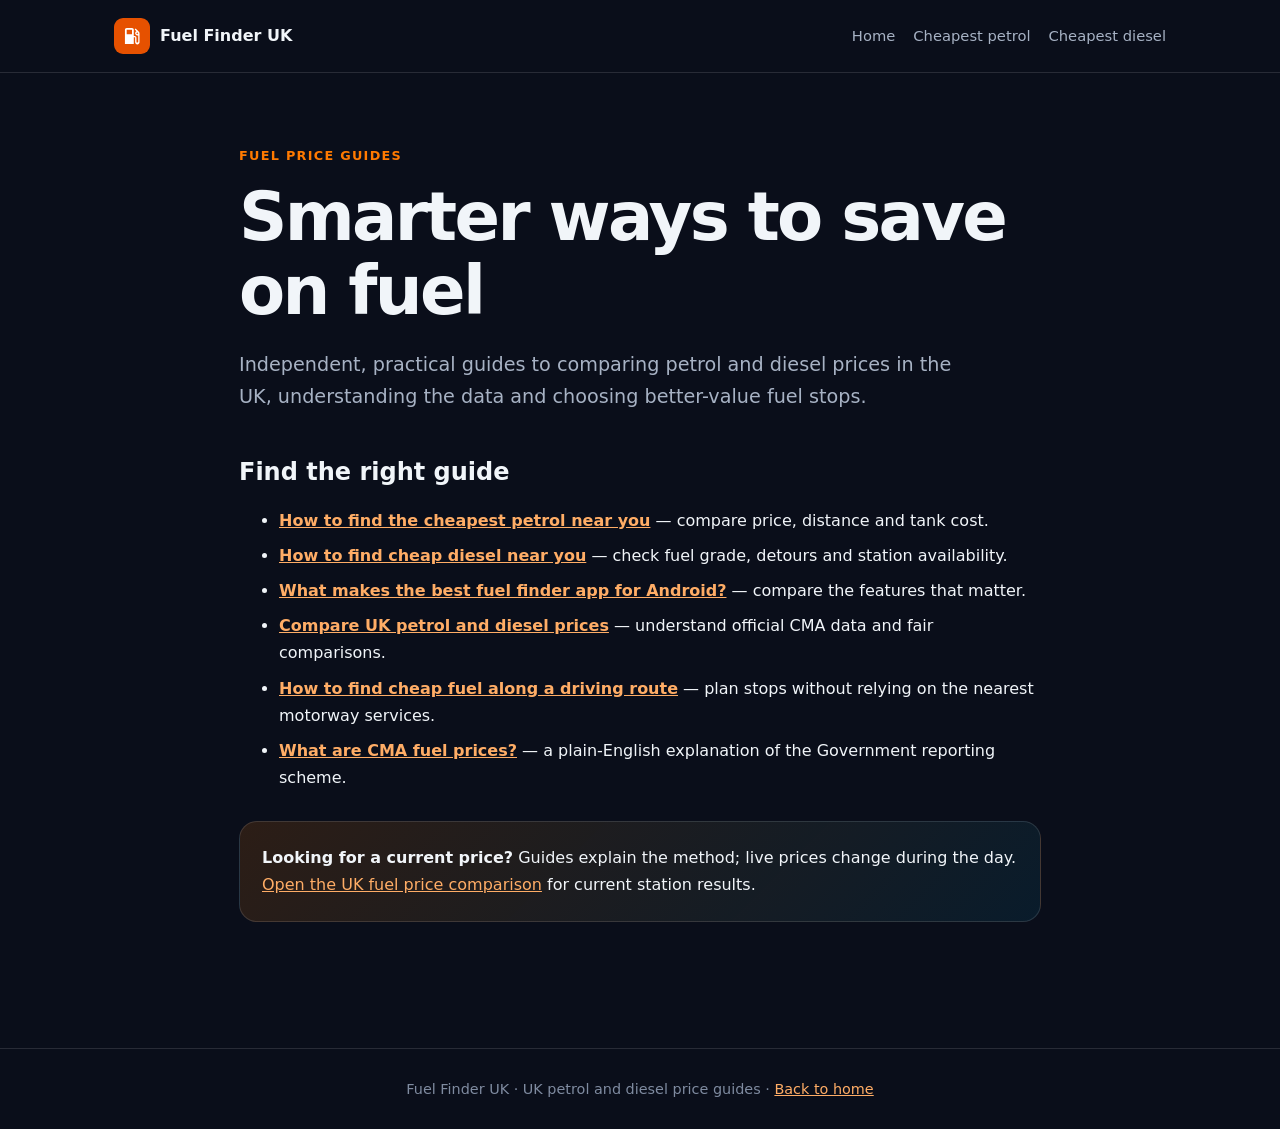
<file: guides/index.html>
<!doctype html>
<html lang="en-GB"><head><meta charset="utf-8"><meta name="viewport" content="width=device-width, initial-scale=1">
<title>UK Fuel Price Guides | Petrol, Diesel and Route Planning</title>
<meta name="description" content="Practical UK fuel price guides covering cheap petrol and diesel, CMA data, motorway stops and planning a lower-cost driving route.">
<link rel="canonical" href="https://fuelfinderuk.live/guides/"><link rel="stylesheet" href="guide.css"><link rel="icon" href="../favicon-32x32.png">
</head><body><header class="site-header"><nav class="nav"><a class="brand" href="../"><img src="../store_icon.svg" alt="">Fuel Finder UK</a><div class="nav-links"><a href="../">Home</a><a href="cheapest-petrol-near-me.html">Cheapest petrol</a><a href="cheapest-diesel-near-me.html">Cheapest diesel</a></div></nav></header>
<main><div class="eyebrow">Fuel price guides</div><h1>Smarter ways to save on fuel</h1><p class="lede">Independent, practical guides to comparing petrol and diesel prices in the UK, understanding the data and choosing better-value fuel stops.</p>
<h2>Find the right guide</h2><ul><li><a href="cheapest-petrol-near-me.html"><strong>How to find the cheapest petrol near you</strong></a> — compare price, distance and tank cost.</li><li><a href="cheapest-diesel-near-me.html"><strong>How to find cheap diesel near you</strong></a> — check fuel grade, detours and station availability.</li><li><a href="best-fuel-finder-app-android.html"><strong>What makes the best fuel finder app for Android?</strong></a> — compare the features that matter.</li><li><a href="compare-uk-fuel-prices.html"><strong>Compare UK petrol and diesel prices</strong></a> — understand official CMA data and fair comparisons.</li><li><a href="cheapest-fuel-along-route.html"><strong>How to find cheap fuel along a driving route</strong></a> — plan stops without relying on the nearest motorway services.</li><li><a href="cma-fuel-prices-explained.html"><strong>What are CMA fuel prices?</strong></a> — a plain-English explanation of the Government reporting scheme.</li></ul>
<div class="callout"><strong>Looking for a current price?</strong> Guides explain the method; live prices change during the day. <a href="../">Open the UK fuel price comparison</a> for current station results.</div></main><footer>Fuel Finder UK · UK petrol and diesel price guides · <a href="../">Back to home</a></footer></body></html>
</file>
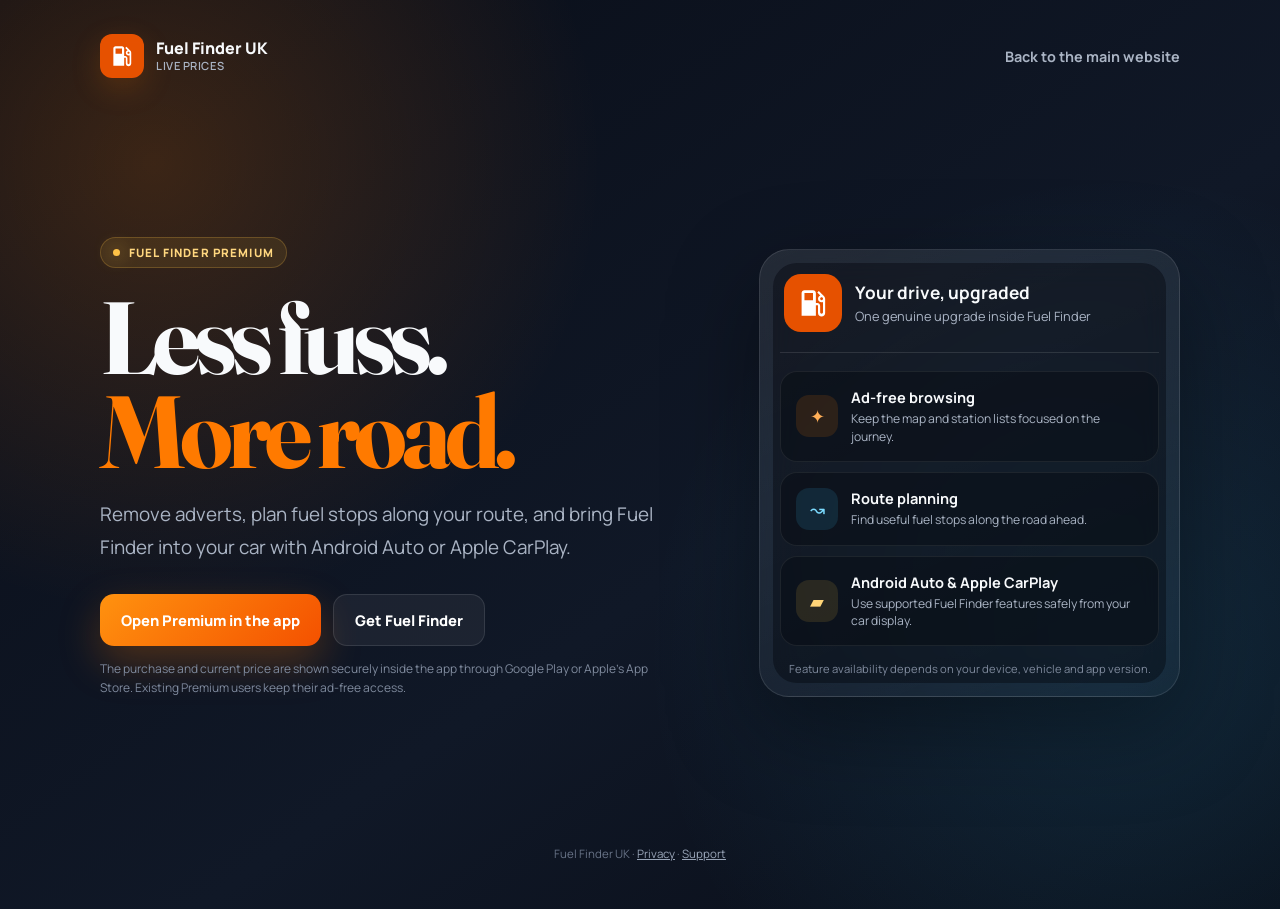
<file: premium.html>
<!doctype html>
<html lang="en-GB">
<head>
  <meta charset="utf-8">
  <meta name="viewport" content="width=device-width, initial-scale=1">
  <meta name="theme-color" content="#0a0e1a">
  <meta name="apple-itunes-app" content="app-id=6760751440, app-argument=https://fuelfinderuk.live/premium">
  <title>Fuel Finder Premium — Drive further, search smarter</title>
  <meta name="description" content="Open Fuel Finder Premium to remove adverts and unlock route planning plus Android Auto or Apple CarPlay support.">
  <link rel="canonical" href="https://fuelfinderuk.live/premium">
  <link rel="icon" href="/store_icon.svg" type="image/svg+xml">
  <link rel="preconnect" href="https://fonts.googleapis.com">
  <link rel="preconnect" href="https://fonts.gstatic.com" crossorigin>
  <link href="https://fonts.googleapis.com/css2?family=Fraunces:opsz,wght@9..144,650;9..144,800&family=Manrope:wght@400;500;600;700;800&display=swap" rel="stylesheet">
  <style>
    :root {
      color-scheme: dark;
      --ink: #f8fafc;
      --muted: #aab4c4;
      --night: #090d17;
      --panel: rgba(20, 27, 43, .78);
      --line: rgba(255, 255, 255, .11);
      --orange: #ff7a00;
      --gold: #ffc247;
      --blue: #39c6ff;
    }

    * { box-sizing: border-box; }
    html { min-height: 100%; background: var(--night); }
    body {
      min-height: 100vh;
      margin: 0;
      overflow-x: hidden;
      color: var(--ink);
      font-family: "Manrope", sans-serif;
      background:
        radial-gradient(circle at 12% 18%, rgba(255, 122, 0, .2), transparent 28rem),
        radial-gradient(circle at 88% 72%, rgba(57, 198, 255, .13), transparent 30rem),
        linear-gradient(145deg, #090d17 0%, #101827 58%, #090d17 100%);
    }
    body::before {
      content: "";
      position: fixed;
      inset: 0;
      pointer-events: none;
      opacity: .16;
      background-image: linear-gradient(rgba(255,255,255,.035) 1px, transparent 1px), linear-gradient(90deg, rgba(255,255,255,.035) 1px, transparent 1px);
      background-size: 42px 42px;
      mask-image: linear-gradient(to bottom, #000, transparent 80%);
    }
    main { width: min(1080px, calc(100% - 36px)); margin: 0 auto; padding: 34px 0 48px; }
    nav { display: flex; align-items: center; justify-content: space-between; gap: 18px; }
    .brand { display: flex; align-items: center; gap: 12px; color: inherit; text-decoration: none; font-weight: 800; }
    .brand img { width: 44px; height: 44px; border-radius: 12px; box-shadow: 0 10px 30px rgba(255,122,0,.18); }
    .brand span { line-height: 1.08; }
    .brand small { display: block; margin-top: 3px; color: var(--muted); font-size: .7rem; font-weight: 600; letter-spacing: .05em; text-transform: uppercase; }
    .home { color: var(--muted); text-decoration: none; font-size: .9rem; font-weight: 700; }
    .home:hover { color: #fff; }
    .hero { min-height: calc(100vh - 132px); display: grid; grid-template-columns: 1.15fr .85fr; align-items: center; gap: clamp(34px, 7vw, 90px); padding: 64px 0 42px; }
    .eyebrow { display: inline-flex; align-items: center; gap: 9px; padding: 7px 12px; border: 1px solid rgba(255,194,71,.22); border-radius: 999px; background: rgba(255,194,71,.09); color: #ffd77f; font-size: .72rem; font-weight: 800; letter-spacing: .1em; text-transform: uppercase; }
    .eyebrow::before { content: ""; width: 7px; height: 7px; border-radius: 50%; background: var(--gold); box-shadow: 0 0 18px var(--gold); }
    h1 { max-width: 720px; margin: 22px 0 20px; font-family: "Fraunces", serif; font-size: clamp(3.15rem, 8vw, 6.7rem); line-height: .92; letter-spacing: -.055em; }
    h1 em { display: block; color: var(--orange); font-style: normal; }
    .lead { max-width: 620px; margin: 0; color: var(--muted); font-size: clamp(1rem, 2vw, 1.18rem); line-height: 1.75; }
    .actions { display: flex; flex-wrap: wrap; gap: 12px; margin-top: 30px; }
    .button { display: inline-flex; min-height: 52px; align-items: center; justify-content: center; padding: 14px 21px; border-radius: 14px; color: #fff; text-decoration: none; font-size: .92rem; font-weight: 800; transition: transform .2s ease, box-shadow .2s ease, border-color .2s ease; }
    .button:hover { transform: translateY(-2px); }
    .button.primary { background: linear-gradient(135deg, #ff920f, #f45100); box-shadow: 0 16px 42px rgba(255,122,0,.27); }
    .button.secondary { border: 1px solid var(--line); background: rgba(255,255,255,.055); }
    .button.secondary:hover { border-color: rgba(255,255,255,.28); }
    .helper { margin-top: 14px; color: #7f8a9d; font-size: .75rem; line-height: 1.55; }
    .feature-board { position: relative; padding: 20px; border: 1px solid var(--line); border-radius: 30px; background: linear-gradient(155deg, rgba(255,255,255,.09), rgba(255,255,255,.025)); box-shadow: 0 30px 90px rgba(0,0,0,.38); backdrop-filter: blur(18px); }
    .feature-board::after { content: ""; position: absolute; inset: 13px; z-index: -1; border-radius: 24px; background: rgba(4,7,13,.42); }
    .board-head { display: flex; align-items: center; gap: 13px; padding: 4px 4px 20px; border-bottom: 1px solid var(--line); }
    .board-head img { width: 58px; height: 58px; border-radius: 17px; }
    .board-head strong { display: block; font-size: 1.08rem; }
    .board-head span { color: var(--muted); font-size: .8rem; }
    .features { display: grid; gap: 10px; margin-top: 18px; }
    .feature { display: grid; grid-template-columns: 42px 1fr; gap: 13px; align-items: center; padding: 15px; border: 1px solid rgba(255,255,255,.07); border-radius: 17px; background: rgba(7,11,19,.46); }
    .icon { display: grid; width: 42px; height: 42px; place-items: center; border-radius: 13px; background: rgba(255,122,0,.13); color: #ffae58; font-size: 1.1rem; }
    .feature:nth-child(2) .icon { background: rgba(57,198,255,.12); color: #7cdbff; }
    .feature:nth-child(3) .icon { background: rgba(255,194,71,.12); color: #ffd477; }
    .feature strong { display: block; font-size: .91rem; }
    .feature span { display: block; margin-top: 3px; color: var(--muted); font-size: .76rem; line-height: 1.45; }
    .platform-note { margin: 15px 4px 0; color: #7f8a9d; font-size: .7rem; text-align: center; }
    footer { color: #687387; font-size: .72rem; text-align: center; }
    footer a { color: #98a4b7; }
    @media (max-width: 780px) {
      main { width: min(100% - 28px, 620px); padding-top: 20px; }
      .hero { min-height: auto; grid-template-columns: 1fr; padding-top: 56px; }
      h1 { font-size: clamp(3.35rem, 18vw, 5rem); }
      .feature-board { margin-top: 8px; }
      .home { display: none; }
    }
    @media (prefers-reduced-motion: no-preference) {
      .copy { animation: rise .65s ease-out both; }
      .feature-board { animation: rise .65s .1s ease-out both; }
      @keyframes rise { from { opacity: 0; transform: translateY(18px); } to { opacity: 1; transform: translateY(0); } }
    }
  </style>
</head>
<body>
  <main>
    <nav>
      <a class="brand" href="/" aria-label="Fuel Finder UK home">
        <img src="/store_icon.svg" alt="Fuel Finder UK logo">
        <span>Fuel Finder UK<small>Live prices</small></span>
      </a>
      <a class="home" href="/">Back to the main website</a>
    </nav>

    <section class="hero">
      <div class="copy">
        <span class="eyebrow">Fuel Finder Premium</span>
        <h1>Less fuss.<em>More road.</em></h1>
        <p class="lead">Remove adverts, plan fuel stops along your route, and bring Fuel Finder into your car with <span id="platform-copy">Android Auto or Apple CarPlay</span>.</p>
        <div class="actions">
          <a class="button primary" href="fuelfinder://premium" id="open-app">Open Premium in the app</a>
          <a class="button secondary" href="https://play.google.com/store/apps/details?id=com.fuelprices.live" id="store-link">Get Fuel Finder</a>
        </div>
        <p class="helper">The purchase and current price are shown securely inside the app through Google Play or Apple’s App Store. Existing Premium users keep their ad-free access.</p>
      </div>

      <aside class="feature-board" aria-label="Premium features">
        <div class="board-head">
          <img src="/store_icon.svg" alt="">
          <div><strong>Your drive, upgraded</strong><span>One genuine upgrade inside Fuel Finder</span></div>
        </div>
        <div class="features">
          <div class="feature"><div class="icon" aria-hidden="true">✦</div><div><strong>Ad-free browsing</strong><span>Keep the map and station lists focused on the journey.</span></div></div>
          <div class="feature"><div class="icon" aria-hidden="true">↝</div><div><strong>Route planning</strong><span>Find useful fuel stops along the road ahead.</span></div></div>
          <div class="feature"><div class="icon" aria-hidden="true">▰</div><div><strong id="car-feature">Android Auto &amp; Apple CarPlay</strong><span>Use supported Fuel Finder features safely from your car display.</span></div></div>
        </div>
        <p class="platform-note">Feature availability depends on your device, vehicle and app version.</p>
      </aside>
    </section>
    <footer>Fuel Finder UK · <a href="/privacy">Privacy</a> · <a href="mailto:support@fuelfinderuk.live">Support</a></footer>
  </main>
  <script>
    (function () {
      var ua = navigator.userAgent || "";
      var ios = /iPad|iPhone|iPod/.test(ua);
      var android = /Android/.test(ua);
      var store = document.getElementById("store-link");
      var platform = document.getElementById("platform-copy");
      var car = document.getElementById("car-feature");
      if (ios) {
        store.href = "https://apps.apple.com/gb/app/fuel-finder-uk-live-prices/id6760751440";
        store.textContent = "View on the App Store";
        platform.textContent = "Apple CarPlay";
        car.textContent = "Apple CarPlay";
      } else if (android) {
        store.textContent = "View on Google Play";
        platform.textContent = "Android Auto";
        car.textContent = "Android Auto";
      }
    }());
  </script>
</body>
</html>
</file>
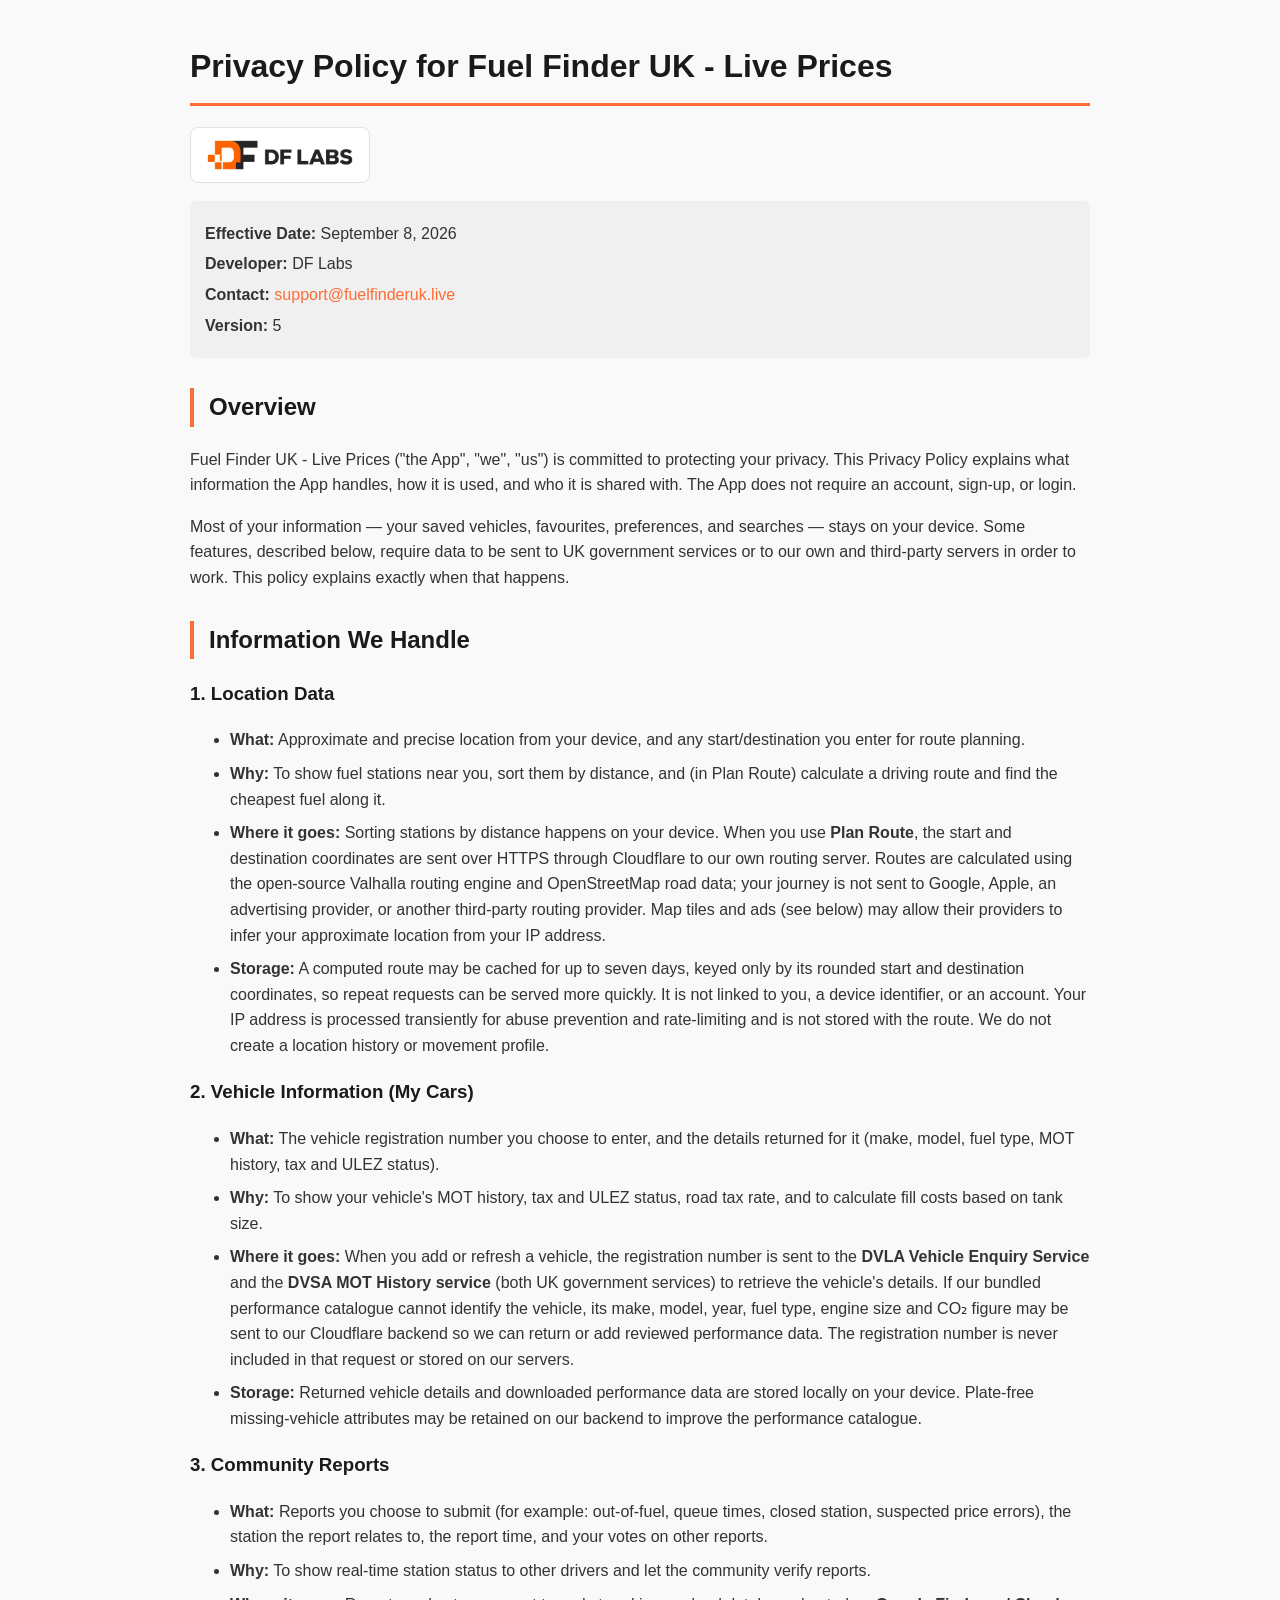
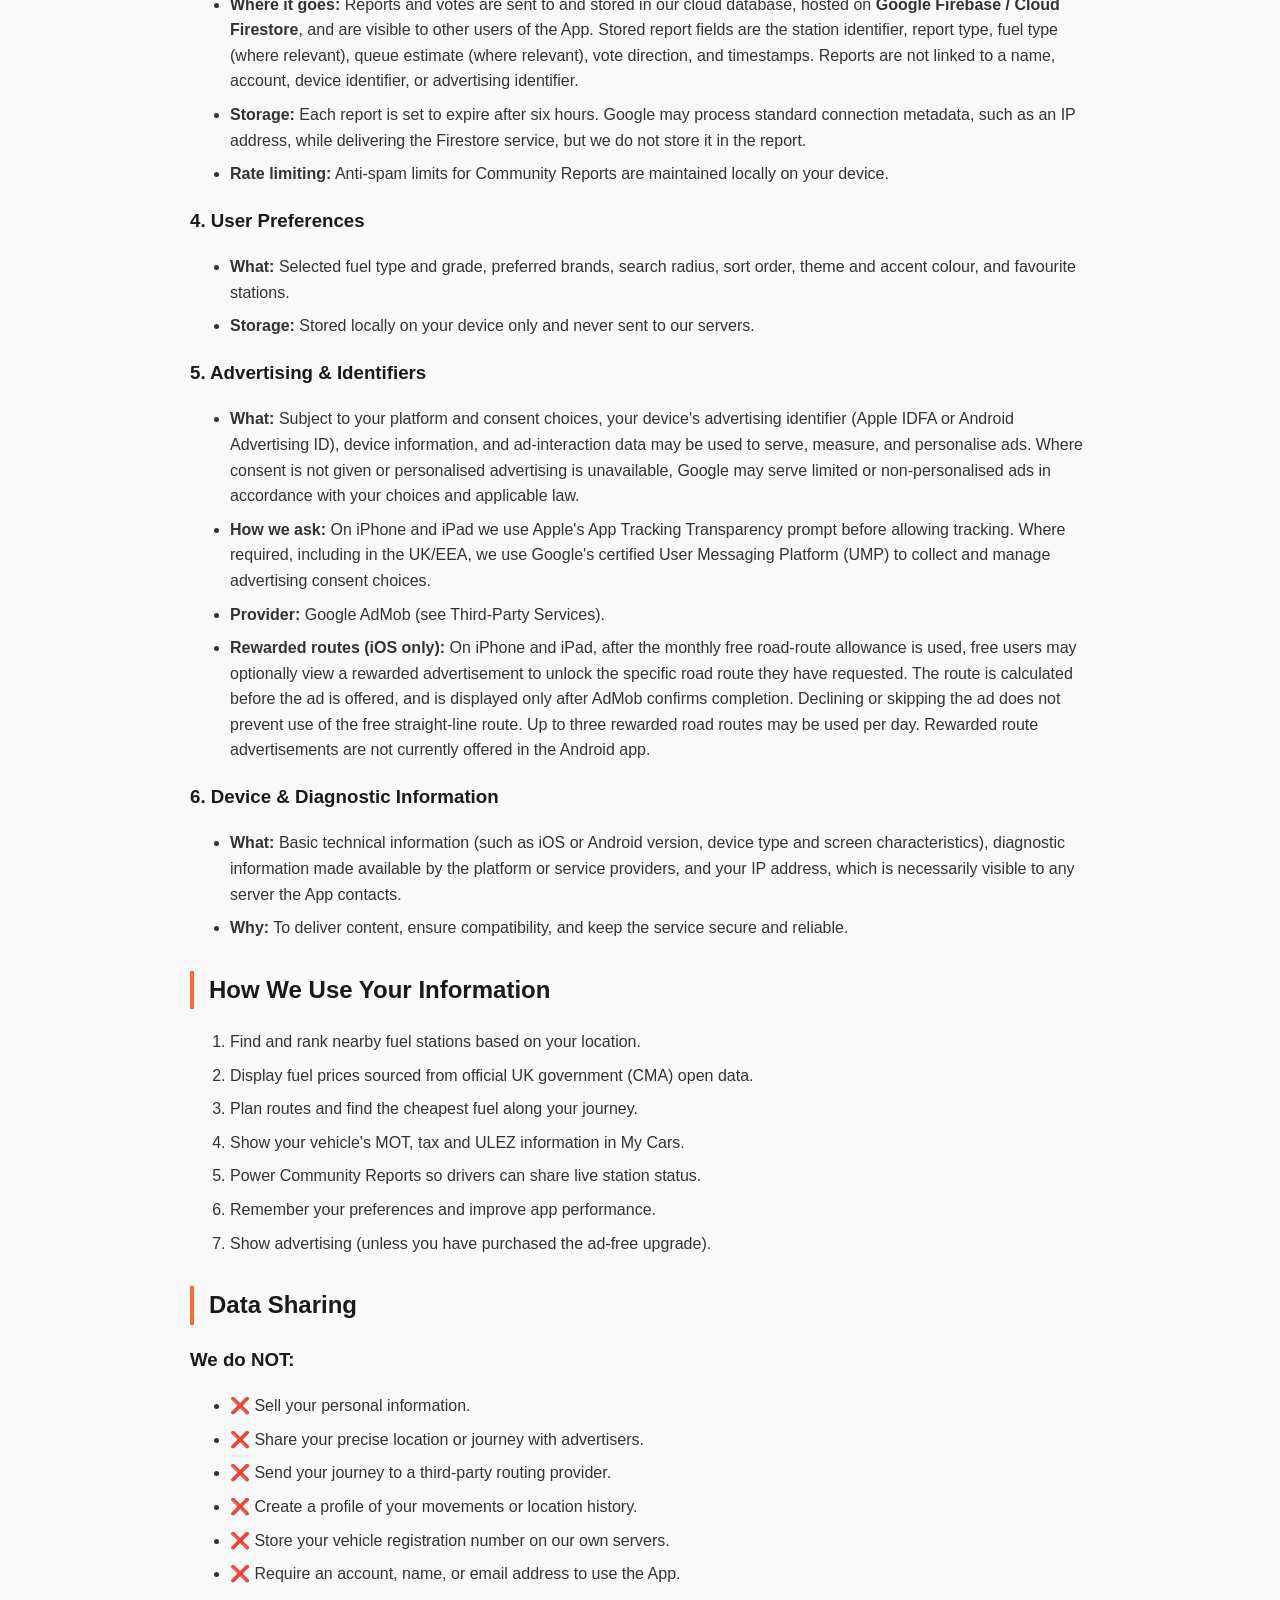
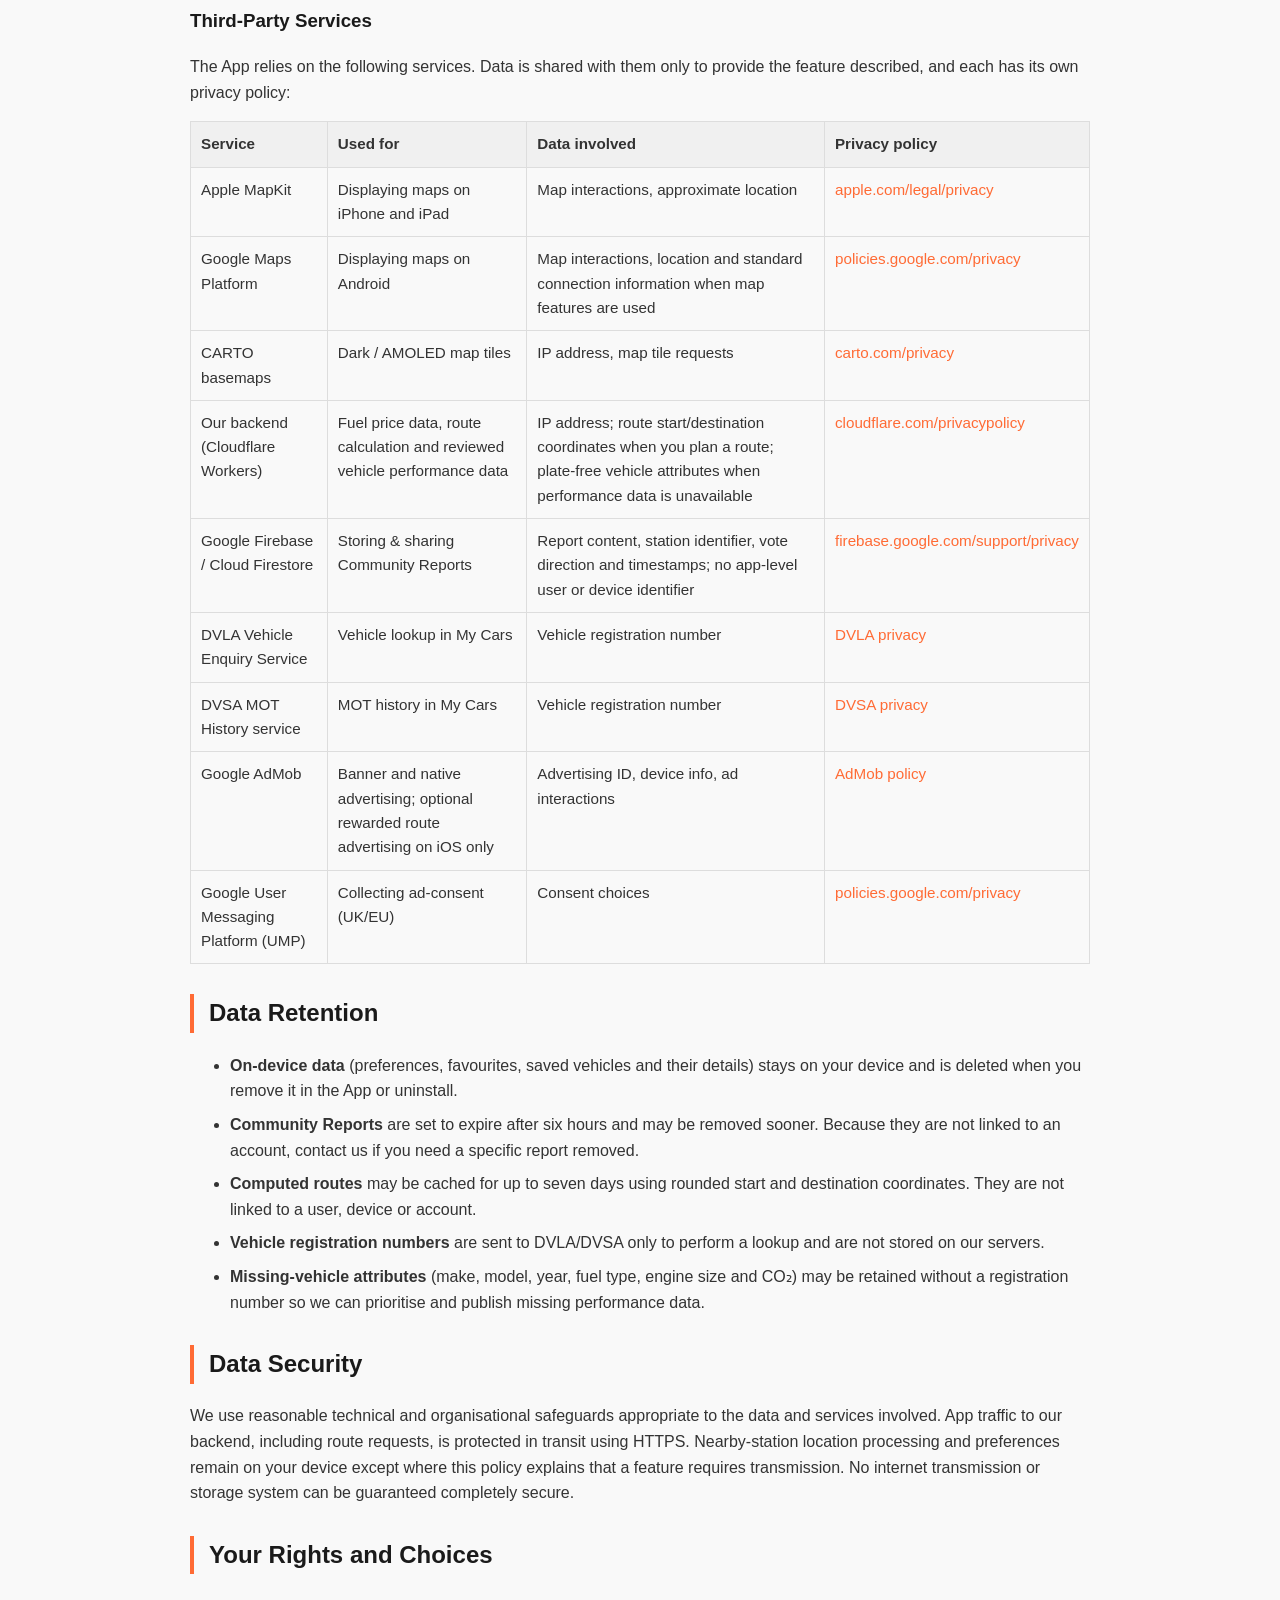
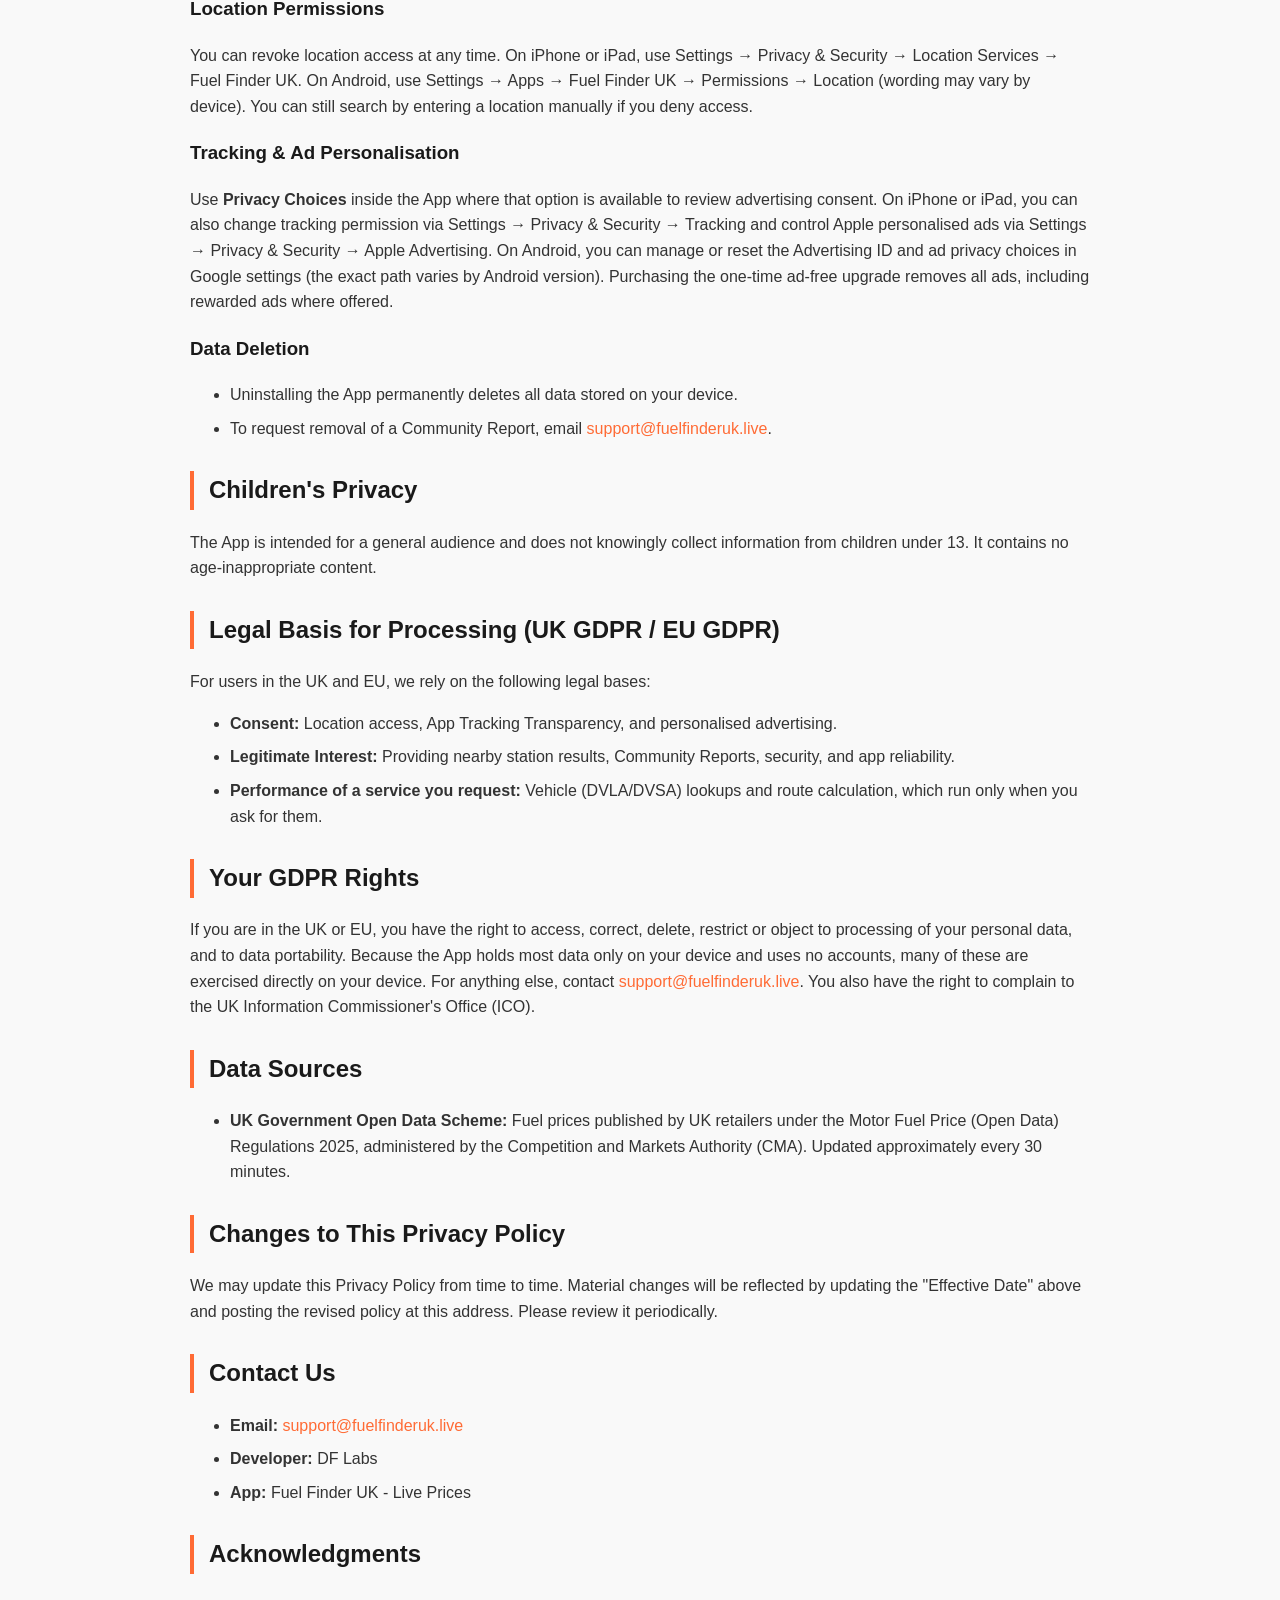
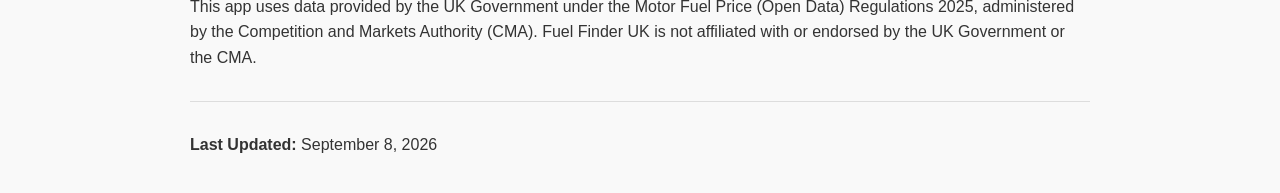
<file: privacy.html>
<!DOCTYPE html>
<html lang="en">
<head>
    <meta charset="UTF-8">
    <meta name="viewport" content="width=device-width, initial-scale=1.0">
    <title>Privacy Policy - Fuel Finder UK</title>
    <style>
        body {
            font-family: -apple-system, BlinkMacSystemFont, 'Segoe UI', Roboto, Oxygen, Ubuntu, Cantarell, sans-serif;
            line-height: 1.6;
            max-width: 900px;
            margin: 0 auto;
            padding: 20px;
            color: #333;
            background-color: #f9f9f9;
        }
        h1, h2, h3, h4 {
            color: #1a1a1a;
        }
        h1 {
            border-bottom: 3px solid #ff6b35;
            padding-bottom: 10px;
        }
        h2 {
            margin-top: 30px;
            border-left: 4px solid #ff6b35;
            padding-left: 15px;
        }
        .meta {
            background-color: #f0f0f0;
            padding: 15px;
            border-radius: 5px;
            margin-bottom: 20px;
        }
        .meta p {
            margin: 5px 0;
        }
        ul {
            margin: 15px 0;
        }
        li {
            margin: 8px 0;
        }
        a {
            color: #ff6b35;
            text-decoration: none;
        }
        a:hover {
            text-decoration: underline;
        }
        code {
            background-color: #f0f0f0;
            padding: 2px 6px;
            border-radius: 3px;
            font-family: 'Courier New', monospace;
        }
        table {
            border-collapse: collapse;
            width: 100%;
            margin: 15px 0;
        }
        th, td {
            border: 1px solid #ddd;
            padding: 10px;
            text-align: left;
            vertical-align: top;
            font-size: 0.95em;
        }
        th {
            background-color: #f0f0f0;
        }
        .important {
            background-color: #fff3cd;
            border-left: 4px solid #ffc107;
            padding: 15px;
            margin: 20px 0;
            border-radius: 4px;
        }
        hr {
            border: none;
            border-top: 1px solid #ddd;
            margin: 30px 0;
        }
        .df-labs-brand {
            display: inline-flex;
            align-items: center;
            margin: 0 0 18px;
            padding: 8px 12px;
            border: 1px solid #e2e2e2;
            border-radius: 8px;
            background: #fff;
        }
        .df-labs-brand img { width: 154px; height: auto; display: block; }
    </style>
</head>
<body>
    <h1>Privacy Policy for Fuel Finder UK - Live Prices</h1>

    <a class="df-labs-brand" href="https://iamdarren.com" aria-label="DF Labs website">
        <img src="df-labs-logo.png" alt="DF Labs" width="154" height="38">
    </a>

    <div class="meta">
        <p><strong>Effective Date:</strong> September 8, 2026</p>
        <p><strong>Developer:</strong> DF Labs</p>
        <p><strong>Contact:</strong> <a href="mailto:support@fuelfinderuk.live">support@fuelfinderuk.live</a></p>
        <p><strong>Version:</strong> 5</p>
    </div>

    <h2>Overview</h2>
    <p>Fuel Finder UK - Live Prices ("the App", "we", "us") is committed to protecting your privacy. This Privacy Policy explains what information the App handles, how it is used, and who it is shared with. The App does not require an account, sign-up, or login.</p>
    <p>Most of your information — your saved vehicles, favourites, preferences, and searches — stays on your device. Some features, described below, require data to be sent to UK government services or to our own and third-party servers in order to work. This policy explains exactly when that happens.</p>

    <h2>Information We Handle</h2>

    <h3>1. Location Data</h3>
    <ul>
        <li><strong>What:</strong> Approximate and precise location from your device, and any start/destination you enter for route planning.</li>
        <li><strong>Why:</strong> To show fuel stations near you, sort them by distance, and (in Plan Route) calculate a driving route and find the cheapest fuel along it.</li>
        <li><strong>Where it goes:</strong> Sorting stations by distance happens on your device. When you use <strong>Plan Route</strong>, the start and destination coordinates are sent over HTTPS through Cloudflare to our own routing server. Routes are calculated using the open-source Valhalla routing engine and OpenStreetMap road data; your journey is not sent to Google, Apple, an advertising provider, or another third-party routing provider. Map tiles and ads (see below) may allow their providers to infer your approximate location from your IP address.</li>
        <li><strong>Storage:</strong> A computed route may be cached for up to seven days, keyed only by its rounded start and destination coordinates, so repeat requests can be served more quickly. It is not linked to you, a device identifier, or an account. Your IP address is processed transiently for abuse prevention and rate-limiting and is not stored with the route. We do not create a location history or movement profile.</li>
    </ul>

    <h3>2. Vehicle Information (My Cars)</h3>
    <ul>
        <li><strong>What:</strong> The vehicle registration number you choose to enter, and the details returned for it (make, model, fuel type, MOT history, tax and ULEZ status).</li>
        <li><strong>Why:</strong> To show your vehicle's MOT history, tax and ULEZ status, road tax rate, and to calculate fill costs based on tank size.</li>
        <li><strong>Where it goes:</strong> When you add or refresh a vehicle, the registration number is sent to the <strong>DVLA Vehicle Enquiry Service</strong> and the <strong>DVSA MOT History service</strong> (both UK government services) to retrieve the vehicle's details. If our bundled performance catalogue cannot identify the vehicle, its make, model, year, fuel type, engine size and CO₂ figure may be sent to our Cloudflare backend so we can return or add reviewed performance data. The registration number is never included in that request or stored on our servers.</li>
        <li><strong>Storage:</strong> Returned vehicle details and downloaded performance data are stored locally on your device. Plate-free missing-vehicle attributes may be retained on our backend to improve the performance catalogue.</li>
    </ul>

    <h3>3. Community Reports</h3>
    <ul>
        <li><strong>What:</strong> Reports you choose to submit (for example: out-of-fuel, queue times, closed station, suspected price errors), the station the report relates to, the report time, and your votes on other reports.</li>
        <li><strong>Why:</strong> To show real-time station status to other drivers and let the community verify reports.</li>
        <li><strong>Where it goes:</strong> Reports and votes are sent to and stored in our cloud database, hosted on <strong>Google Firebase / Cloud Firestore</strong>, and are visible to other users of the App. Stored report fields are the station identifier, report type, fuel type (where relevant), queue estimate (where relevant), vote direction, and timestamps. Reports are not linked to a name, account, device identifier, or advertising identifier.</li>
        <li><strong>Storage:</strong> Each report is set to expire after six hours. Google may process standard connection metadata, such as an IP address, while delivering the Firestore service, but we do not store it in the report.</li>
        <li><strong>Rate limiting:</strong> Anti-spam limits for Community Reports are maintained locally on your device.</li>
    </ul>

    <h3>4. User Preferences</h3>
    <ul>
        <li><strong>What:</strong> Selected fuel type and grade, preferred brands, search radius, sort order, theme and accent colour, and favourite stations.</li>
        <li><strong>Storage:</strong> Stored locally on your device only and never sent to our servers.</li>
    </ul>

    <h3>5. Advertising &amp; Identifiers</h3>
    <ul>
        <li><strong>What:</strong> Subject to your platform and consent choices, your device's advertising identifier (Apple IDFA or Android Advertising ID), device information, and ad-interaction data may be used to serve, measure, and personalise ads. Where consent is not given or personalised advertising is unavailable, Google may serve limited or non-personalised ads in accordance with your choices and applicable law.</li>
        <li><strong>How we ask:</strong> On iPhone and iPad we use Apple's App Tracking Transparency prompt before allowing tracking. Where required, including in the UK/EEA, we use Google's certified User Messaging Platform (UMP) to collect and manage advertising consent choices.</li>
        <li><strong>Provider:</strong> Google AdMob (see Third-Party Services).</li>
        <li><strong>Rewarded routes (iOS only):</strong> On iPhone and iPad, after the monthly free road-route allowance is used, free users may optionally view a rewarded advertisement to unlock the specific road route they have requested. The route is calculated before the ad is offered, and is displayed only after AdMob confirms completion. Declining or skipping the ad does not prevent use of the free straight-line route. Up to three rewarded road routes may be used per day. Rewarded route advertisements are not currently offered in the Android app.</li>
    </ul>

    <h3>6. Device &amp; Diagnostic Information</h3>
    <ul>
        <li><strong>What:</strong> Basic technical information (such as iOS or Android version, device type and screen characteristics), diagnostic information made available by the platform or service providers, and your IP address, which is necessarily visible to any server the App contacts.</li>
        <li><strong>Why:</strong> To deliver content, ensure compatibility, and keep the service secure and reliable.</li>
    </ul>

    <h2>How We Use Your Information</h2>
    <ol>
        <li>Find and rank nearby fuel stations based on your location.</li>
        <li>Display fuel prices sourced from official UK government (CMA) open data.</li>
        <li>Plan routes and find the cheapest fuel along your journey.</li>
        <li>Show your vehicle's MOT, tax and ULEZ information in My Cars.</li>
        <li>Power Community Reports so drivers can share live station status.</li>
        <li>Remember your preferences and improve app performance.</li>
        <li>Show advertising (unless you have purchased the ad-free upgrade).</li>
    </ol>

    <h2>Data Sharing</h2>

    <h3>We do NOT:</h3>
    <ul>
        <li>❌ Sell your personal information.</li>
        <li>❌ Share your precise location or journey with advertisers.</li>
        <li>❌ Send your journey to a third-party routing provider.</li>
        <li>❌ Create a profile of your movements or location history.</li>
        <li>❌ Store your vehicle registration number on our own servers.</li>
        <li>❌ Require an account, name, or email address to use the App.</li>
    </ul>

    <h3>Third-Party Services</h3>
    <p>The App relies on the following services. Data is shared with them only to provide the feature described, and each has its own privacy policy:</p>

    <table>
        <tr>
            <th>Service</th>
            <th>Used for</th>
            <th>Data involved</th>
            <th>Privacy policy</th>
        </tr>
        <tr>
            <td>Apple MapKit</td>
            <td>Displaying maps on iPhone and iPad</td>
            <td>Map interactions, approximate location</td>
            <td><a href="https://www.apple.com/legal/privacy/">apple.com/legal/privacy</a></td>
        </tr>
        <tr>
            <td>Google Maps Platform</td>
            <td>Displaying maps on Android</td>
            <td>Map interactions, location and standard connection information when map features are used</td>
            <td><a href="https://policies.google.com/privacy">policies.google.com/privacy</a></td>
        </tr>
        <tr>
            <td>CARTO basemaps</td>
            <td>Dark / AMOLED map tiles</td>
            <td>IP address, map tile requests</td>
            <td><a href="https://carto.com/privacy/">carto.com/privacy</a></td>
        </tr>
        <tr>
            <td>Our backend (Cloudflare Workers)</td>
            <td>Fuel price data, route calculation and reviewed vehicle performance data</td>
            <td>IP address; route start/destination coordinates when you plan a route; plate-free vehicle attributes when performance data is unavailable</td>
            <td><a href="https://www.cloudflare.com/privacypolicy/">cloudflare.com/privacypolicy</a></td>
        </tr>
        <tr>
            <td>Google Firebase / Cloud Firestore</td>
            <td>Storing &amp; sharing Community Reports</td>
            <td>Report content, station identifier, vote direction and timestamps; no app-level user or device identifier</td>
            <td><a href="https://firebase.google.com/support/privacy">firebase.google.com/support/privacy</a></td>
        </tr>
        <tr>
            <td>DVLA Vehicle Enquiry Service</td>
            <td>Vehicle lookup in My Cars</td>
            <td>Vehicle registration number</td>
            <td><a href="https://www.gov.uk/government/organisations/driver-and-vehicle-licensing-agency/about/personal-information-charter">DVLA privacy</a></td>
        </tr>
        <tr>
            <td>DVSA MOT History service</td>
            <td>MOT history in My Cars</td>
            <td>Vehicle registration number</td>
            <td><a href="https://www.gov.uk/government/organisations/driver-and-vehicle-standards-agency/about/personal-information-charter">DVSA privacy</a></td>
        </tr>
        <tr>
            <td>Google AdMob</td>
            <td>Banner and native advertising; optional rewarded route advertising on iOS only</td>
            <td>Advertising ID, device info, ad interactions</td>
            <td><a href="https://support.google.com/admob/answer/6128543">AdMob policy</a></td>
        </tr>
        <tr>
            <td>Google User Messaging Platform (UMP)</td>
            <td>Collecting ad-consent (UK/EU)</td>
            <td>Consent choices</td>
            <td><a href="https://policies.google.com/privacy">policies.google.com/privacy</a></td>
        </tr>
    </table>

    <h2>Data Retention</h2>
    <ul>
        <li><strong>On-device data</strong> (preferences, favourites, saved vehicles and their details) stays on your device and is deleted when you remove it in the App or uninstall.</li>
        <li><strong>Community Reports</strong> are set to expire after six hours and may be removed sooner. Because they are not linked to an account, contact us if you need a specific report removed.</li>
        <li><strong>Computed routes</strong> may be cached for up to seven days using rounded start and destination coordinates. They are not linked to a user, device or account.</li>
        <li><strong>Vehicle registration numbers</strong> are sent to DVLA/DVSA only to perform a lookup and are not stored on our servers.</li>
        <li><strong>Missing-vehicle attributes</strong> (make, model, year, fuel type, engine size and CO₂) may be retained without a registration number so we can prioritise and publish missing performance data.</li>
    </ul>

    <h2>Data Security</h2>
    <p>We use reasonable technical and organisational safeguards appropriate to the data and services involved. App traffic to our backend, including route requests, is protected in transit using HTTPS. Nearby-station location processing and preferences remain on your device except where this policy explains that a feature requires transmission. No internet transmission or storage system can be guaranteed completely secure.</p>

    <h2>Your Rights and Choices</h2>

    <h3>Location Permissions</h3>
    <p>You can revoke location access at any time. On iPhone or iPad, use Settings → Privacy &amp; Security → Location Services → Fuel Finder UK. On Android, use Settings → Apps → Fuel Finder UK → Permissions → Location (wording may vary by device). You can still search by entering a location manually if you deny access.</p>

    <h3>Tracking &amp; Ad Personalisation</h3>
    <p>Use <strong>Privacy Choices</strong> inside the App where that option is available to review advertising consent. On iPhone or iPad, you can also change tracking permission via Settings → Privacy &amp; Security → Tracking and control Apple personalised ads via Settings → Privacy &amp; Security → Apple Advertising. On Android, you can manage or reset the Advertising ID and ad privacy choices in Google settings (the exact path varies by Android version). Purchasing the one-time ad-free upgrade removes all ads, including rewarded ads where offered.</p>

    <h3>Data Deletion</h3>
    <ul>
        <li>Uninstalling the App permanently deletes all data stored on your device.</li>
        <li>To request removal of a Community Report, email <a href="mailto:support@fuelfinderuk.live">support@fuelfinderuk.live</a>.</li>
    </ul>

    <h2>Children's Privacy</h2>
    <p>The App is intended for a general audience and does not knowingly collect information from children under 13. It contains no age-inappropriate content.</p>

    <h2>Legal Basis for Processing (UK GDPR / EU GDPR)</h2>
    <p>For users in the UK and EU, we rely on the following legal bases:</p>
    <ul>
        <li><strong>Consent:</strong> Location access, App Tracking Transparency, and personalised advertising.</li>
        <li><strong>Legitimate Interest:</strong> Providing nearby station results, Community Reports, security, and app reliability.</li>
        <li><strong>Performance of a service you request:</strong> Vehicle (DVLA/DVSA) lookups and route calculation, which run only when you ask for them.</li>
    </ul>

    <h2>Your GDPR Rights</h2>
    <p>If you are in the UK or EU, you have the right to access, correct, delete, restrict or object to processing of your personal data, and to data portability. Because the App holds most data only on your device and uses no accounts, many of these are exercised directly on your device. For anything else, contact <a href="mailto:support@fuelfinderuk.live">support@fuelfinderuk.live</a>. You also have the right to complain to the UK Information Commissioner's Office (ICO).</p>

    <h2>Data Sources</h2>
    <ul>
        <li><strong>UK Government Open Data Scheme:</strong> Fuel prices published by UK retailers under the Motor Fuel Price (Open Data) Regulations 2025, administered by the Competition and Markets Authority (CMA). Updated approximately every 30 minutes.</li>
    </ul>

    <h2>Changes to This Privacy Policy</h2>
    <p>We may update this Privacy Policy from time to time. Material changes will be reflected by updating the "Effective Date" above and posting the revised policy at this address. Please review it periodically.</p>

    <h2>Contact Us</h2>
    <ul>
        <li><strong>Email:</strong> <a href="mailto:support@fuelfinderuk.live">support@fuelfinderuk.live</a></li>
        <li><strong>Developer:</strong> DF Labs</li>
        <li><strong>App:</strong> Fuel Finder UK - Live Prices</li>
    </ul>

    <h2>Acknowledgments</h2>
    <p>This app uses data provided by the UK Government under the Motor Fuel Price (Open Data) Regulations 2025, administered by the Competition and Markets Authority (CMA). Fuel Finder UK is not affiliated with or endorsed by the UK Government or the CMA.</p>

    <hr>
    <p><strong>Last Updated:</strong> September 8, 2026</p>
</body>
</html>
</file>
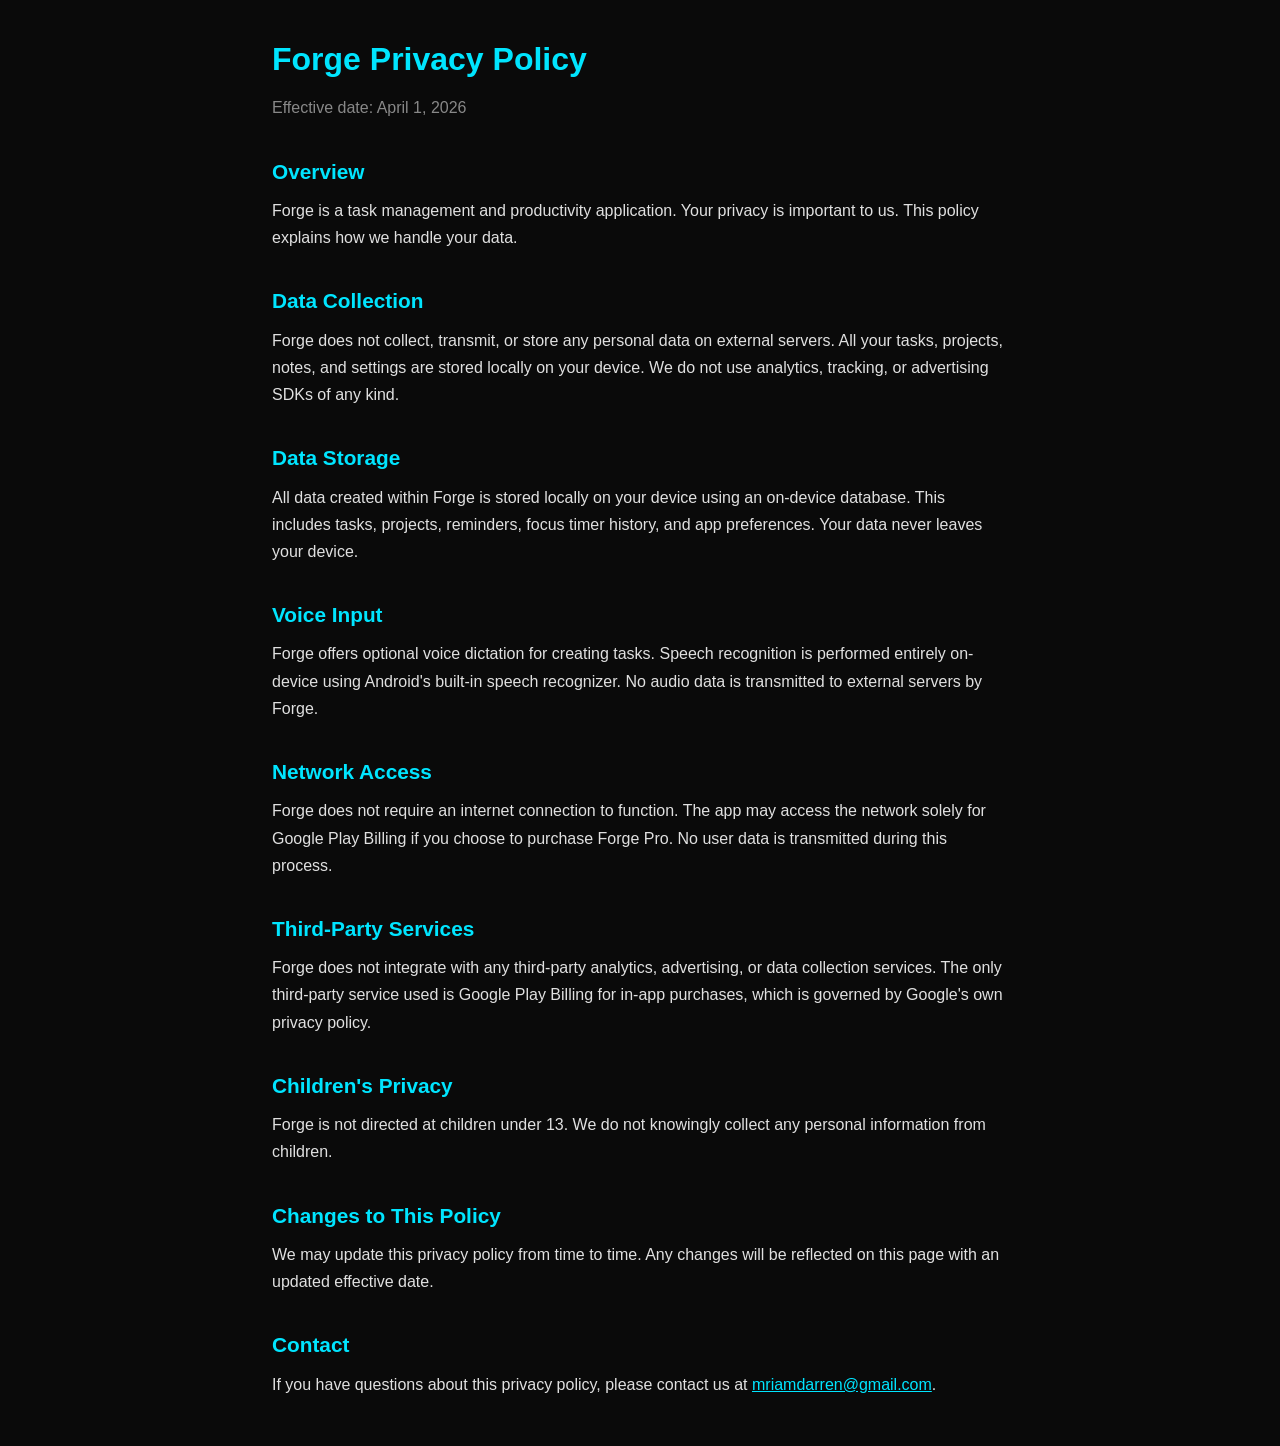
<file: forge/privacy-policy.html>
<!DOCTYPE html>
<html lang="en">
<head>
    <meta charset="UTF-8">
    <meta name="viewport" content="width=device-width, initial-scale=1.0">
    <title>Forge - Privacy Policy</title>
    <style>
        * { margin: 0; padding: 0; box-sizing: border-box; }
        body { font-family: -apple-system, BlinkMacSystemFont, 'Segoe UI', Roboto, sans-serif; background: #0a0a0a; color: #e0e0e0; line-height: 1.7; padding: 2rem; max-width: 800px; margin: 0 auto; }
        h1 { color: #00e5ff; margin-bottom: 0.5rem; font-size: 2rem; }
        h2 { color: #00e5ff; margin-top: 2rem; margin-bottom: 0.5rem; font-size: 1.3rem; }
        p { margin-bottom: 1rem; }
        .date { color: #888; margin-bottom: 2rem; }
        a { color: #00e5ff; }
    </style>
</head>
<body>
    <h1>Forge Privacy Policy</h1>
    <p class="date">Effective date: April 1, 2026</p>
    <h2>Overview</h2>
    <p>Forge is a task management and productivity application. Your privacy is important to us. This policy explains how we handle your data.</p>
    <h2>Data Collection</h2>
    <p>Forge does not collect, transmit, or store any personal data on external servers. All your tasks, projects, notes, and settings are stored locally on your device. We do not use analytics, tracking, or advertising SDKs of any kind.</p>
    <h2>Data Storage</h2>
    <p>All data created within Forge is stored locally on your device using an on-device database. This includes tasks, projects, reminders, focus timer history, and app preferences. Your data never leaves your device.</p>
    <h2>Voice Input</h2>
    <p>Forge offers optional voice dictation for creating tasks. Speech recognition is performed entirely on-device using Android's built-in speech recognizer. No audio data is transmitted to external servers by Forge.</p>
    <h2>Network Access</h2>
    <p>Forge does not require an internet connection to function. The app may access the network solely for Google Play Billing if you choose to purchase Forge Pro. No user data is transmitted during this process.</p>
    <h2>Third-Party Services</h2>
    <p>Forge does not integrate with any third-party analytics, advertising, or data collection services. The only third-party service used is Google Play Billing for in-app purchases, which is governed by Google's own privacy policy.</p>
    <h2>Children's Privacy</h2>
    <p>Forge is not directed at children under 13. We do not knowingly collect any personal information from children.</p>
    <h2>Changes to This Policy</h2>
    <p>We may update this privacy policy from time to time. Any changes will be reflected on this page with an updated effective date.</p>
    <h2>Contact</h2>
    <p>If you have questions about this privacy policy, please contact us at <a href="mailto:mriamdarren@gmail.com">mriamdarren@gmail.com</a>.</p>
</body>
</html>
</file>
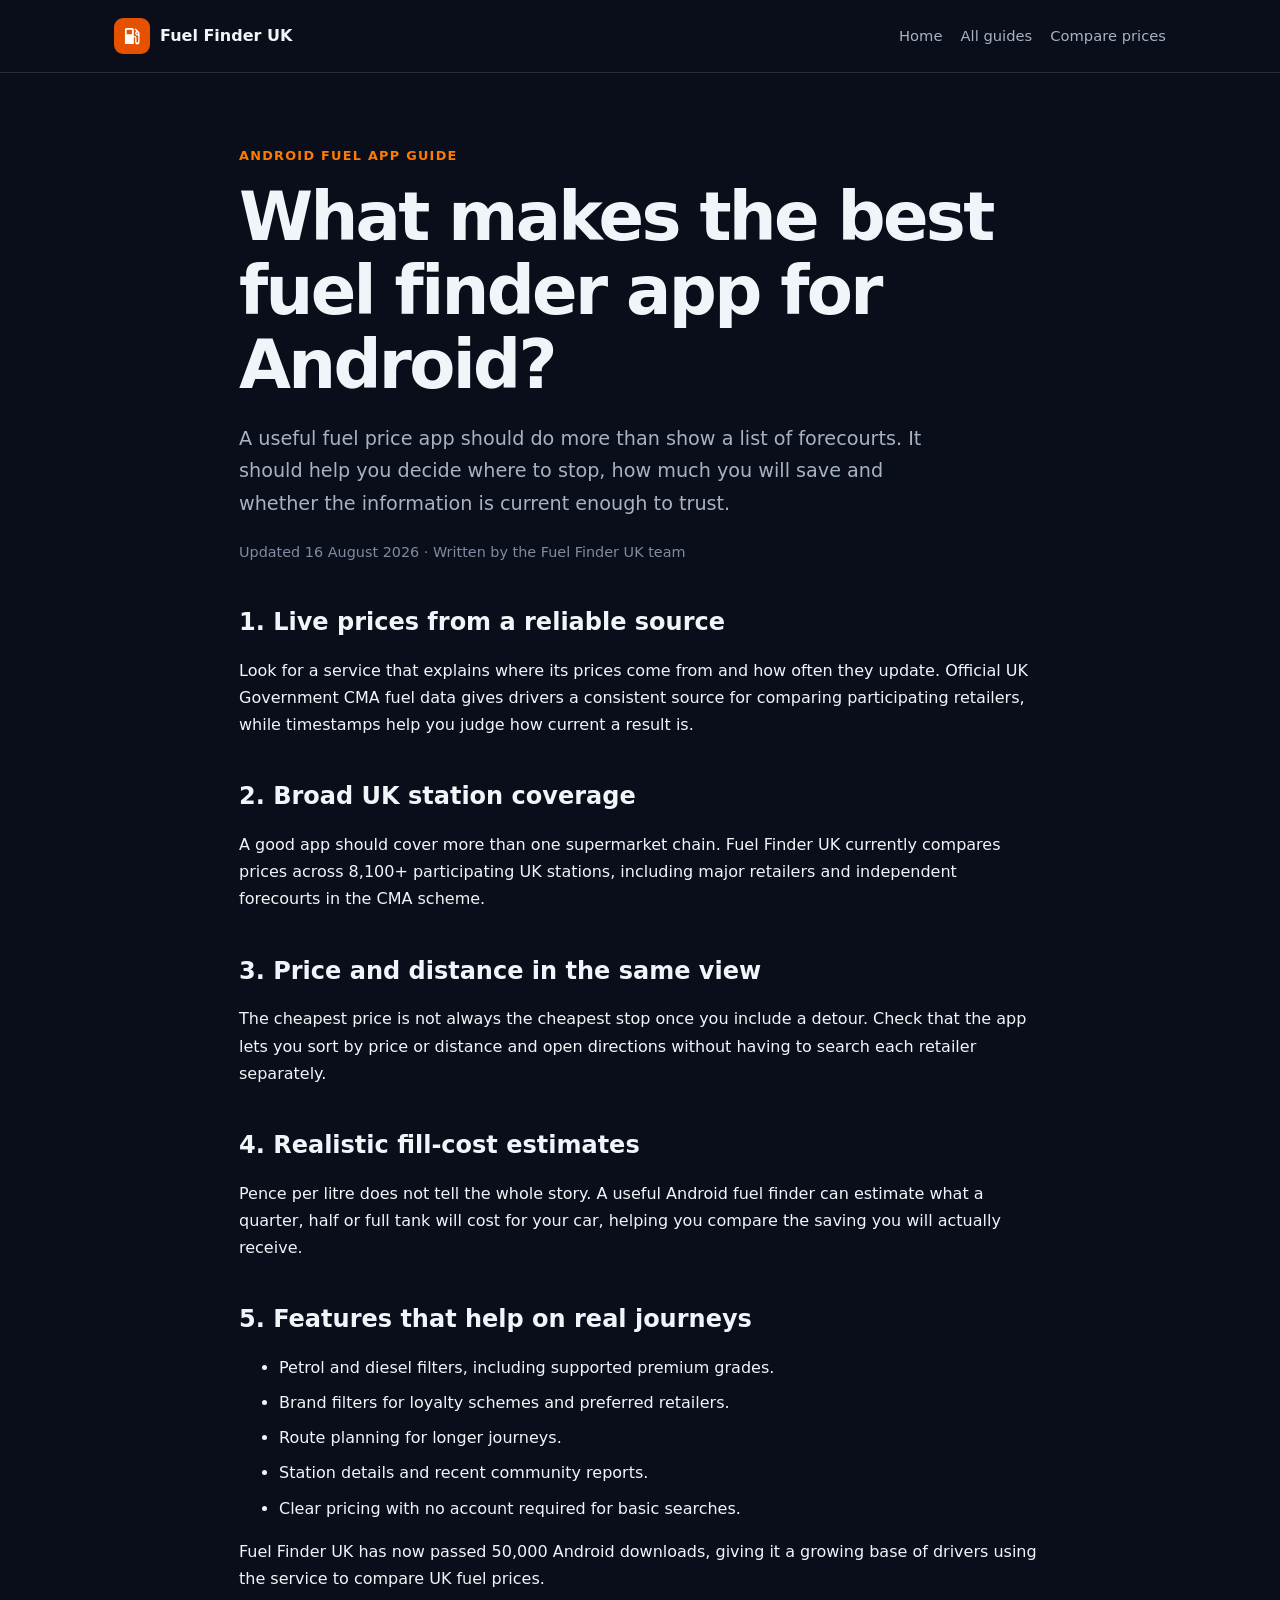
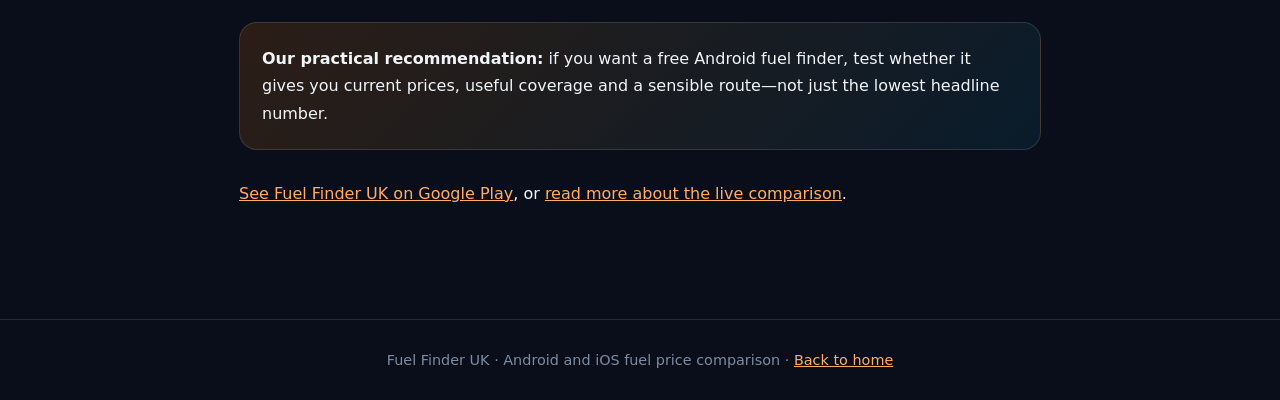
<file: guides/best-fuel-finder-app-android.html>
<!doctype html><html lang="en-GB"><head><meta charset="utf-8"><meta name="viewport" content="width=device-width, initial-scale=1">
<title>Best Fuel Finder App for Android? What to Look For</title>
<meta name="description" content="Looking for the best fuel finder app for Android? Compare the features that matter: live UK prices, station coverage, route planning, fill-cost estimates and reliable data.">
<link rel="canonical" href="https://fuelfinderuk.live/guides/best-fuel-finder-app-android.html"><link rel="stylesheet" href="guide.css"><link rel="icon" href="../favicon-32x32.png">
<meta property="og:type" content="article"><meta property="og:title" content="Best Fuel Finder App for Android? What to Look For"><meta property="og:description" content="The features that make an Android fuel price app genuinely useful for UK drivers."><meta property="og:url" content="https://fuelfinderuk.live/guides/best-fuel-finder-app-android.html">
<script type="application/ld+json">{"@context":"https://schema.org","@type":"Article","headline":"Best Fuel Finder App for Android? What to Look For","author":{"@type":"Organization","name":"Fuel Finder UK"},"publisher":{"@type":"Organization","name":"DF Labs","url":"https://fuelfinderuk.live/"},"mainEntityOfPage":"https://fuelfinderuk.live/guides/best-fuel-finder-app-android.html","inLanguage":"en-GB"}</script>
</head><body><header class="site-header"><nav class="nav"><a class="brand" href="../"><img src="../store_icon.svg" alt="">Fuel Finder UK</a><div class="nav-links"><a href="../">Home</a><a href="index.html">All guides</a><a href="compare-uk-fuel-prices.html">Compare prices</a></div></nav></header>
<main><div class="eyebrow">Android fuel app guide</div><h1>What makes the best fuel finder app for Android?</h1><p class="lede">A useful fuel price app should do more than show a list of forecourts. It should help you decide where to stop, how much you will save and whether the information is current enough to trust.</p><p class="updated">Updated 16 August 2026 · Written by the Fuel Finder UK team</p>
<h2>1. Live prices from a reliable source</h2><p>Look for a service that explains where its prices come from and how often they update. Official UK Government CMA fuel data gives drivers a consistent source for comparing participating retailers, while timestamps help you judge how current a result is.</p>
<h2>2. Broad UK station coverage</h2><p>A good app should cover more than one supermarket chain. Fuel Finder UK currently compares prices across 8,100+ participating UK stations, including major retailers and independent forecourts in the CMA scheme.</p>
<h2>3. Price and distance in the same view</h2><p>The cheapest price is not always the cheapest stop once you include a detour. Check that the app lets you sort by price or distance and open directions without having to search each retailer separately.</p>
<h2>4. Realistic fill-cost estimates</h2><p>Pence per litre does not tell the whole story. A useful Android fuel finder can estimate what a quarter, half or full tank will cost for your car, helping you compare the saving you will actually receive.</p>
<h2>5. Features that help on real journeys</h2><ul><li>Petrol and diesel filters, including supported premium grades.</li><li>Brand filters for loyalty schemes and preferred retailers.</li><li>Route planning for longer journeys.</li><li>Station details and recent community reports.</li><li>Clear pricing with no account required for basic searches.</li></ul>
<p>Fuel Finder UK has now passed 50,000 Android downloads, giving it a growing base of drivers using the service to compare UK fuel prices.</p>
<div class="callout"><strong>Our practical recommendation:</strong> if you want a free Android fuel finder, test whether it gives you current prices, useful coverage and a sensible route—not just the lowest headline number.</div>
<p><a href="https://play.google.com/store/apps/details?id=com.fuelprices.live">See Fuel Finder UK on Google Play</a>, or <a href="../">read more about the live comparison</a>.</p></main><footer>Fuel Finder UK · Android and iOS fuel price comparison · <a href="../">Back to home</a></footer></body></html>
</file>
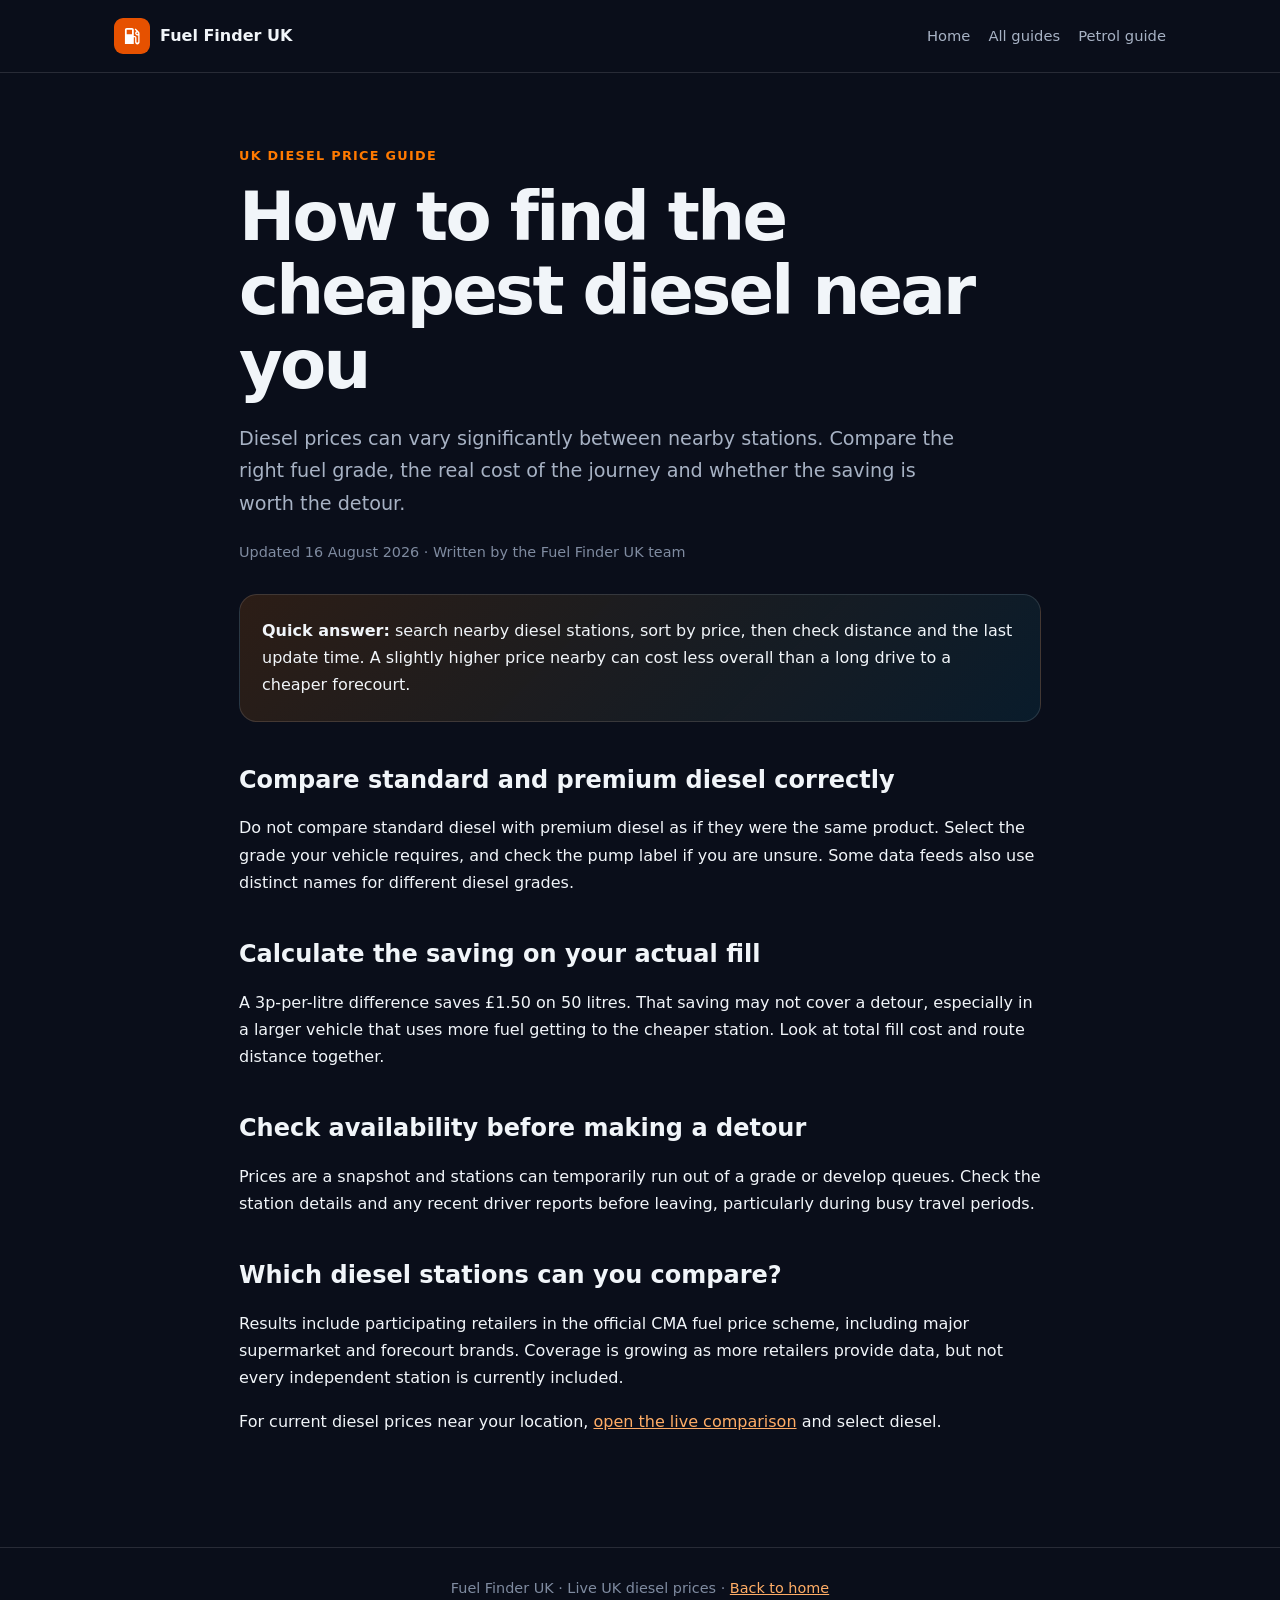
<file: guides/cheapest-diesel-near-me.html>
<!doctype html><html lang="en-GB"><head><meta charset="utf-8"><meta name="viewport" content="width=device-width, initial-scale=1">
<title>How to Find the Cheapest Diesel Near You in the UK</title>
<meta name="description" content="Learn how to find cheaper diesel near you in the UK by comparing live prices, fuel grades, distance and the real cost of a fill-up.">
<link rel="canonical" href="https://fuelfinderuk.live/guides/cheapest-diesel-near-me.html"><link rel="stylesheet" href="guide.css"><link rel="icon" href="../favicon-32x32.png">
<meta property="og:type" content="article"><meta property="og:title" content="How to Find the Cheapest Diesel Near You in the UK"><meta property="og:description" content="Practical advice for comparing diesel stations and avoiding expensive detours."><meta property="og:url" content="https://fuelfinderuk.live/guides/cheapest-diesel-near-me.html">
<script type="application/ld+json">{"@context":"https://schema.org","@type":"Article","headline":"How to Find the Cheapest Diesel Near You in the UK","author":{"@type":"Organization","name":"Fuel Finder UK"},"publisher":{"@type":"Organization","name":"DF Labs","url":"https://fuelfinderuk.live/"},"mainEntityOfPage":"https://fuelfinderuk.live/guides/cheapest-diesel-near-me.html","inLanguage":"en-GB"}</script>
</head><body><header class="site-header"><nav class="nav"><a class="brand" href="../"><img src="../store_icon.svg" alt="">Fuel Finder UK</a><div class="nav-links"><a href="../">Home</a><a href="index.html">All guides</a><a href="cheapest-petrol-near-me.html">Petrol guide</a></div></nav></header>
<main><div class="eyebrow">UK diesel price guide</div><h1>How to find the cheapest diesel near you</h1><p class="lede">Diesel prices can vary significantly between nearby stations. Compare the right fuel grade, the real cost of the journey and whether the saving is worth the detour.</p><p class="updated">Updated 16 August 2026 · Written by the Fuel Finder UK team</p>
<div class="callout"><strong>Quick answer:</strong> search nearby diesel stations, sort by price, then check distance and the last update time. A slightly higher price nearby can cost less overall than a long drive to a cheaper forecourt.</div>
<h2>Compare standard and premium diesel correctly</h2><p>Do not compare standard diesel with premium diesel as if they were the same product. Select the grade your vehicle requires, and check the pump label if you are unsure. Some data feeds also use distinct names for different diesel grades.</p>
<h2>Calculate the saving on your actual fill</h2><p>A 3p-per-litre difference saves £1.50 on 50 litres. That saving may not cover a detour, especially in a larger vehicle that uses more fuel getting to the cheaper station. Look at total fill cost and route distance together.</p>
<h2>Check availability before making a detour</h2><p>Prices are a snapshot and stations can temporarily run out of a grade or develop queues. Check the station details and any recent driver reports before leaving, particularly during busy travel periods.</p>
<h2>Which diesel stations can you compare?</h2><p>Results include participating retailers in the official CMA fuel price scheme, including major supermarket and forecourt brands. Coverage is growing as more retailers provide data, but not every independent station is currently included.</p>
<p>For current diesel prices near your location, <a href="../">open the live comparison</a> and select diesel.</p></main><footer>Fuel Finder UK · Live UK diesel prices · <a href="../">Back to home</a></footer></body></html>
</file>
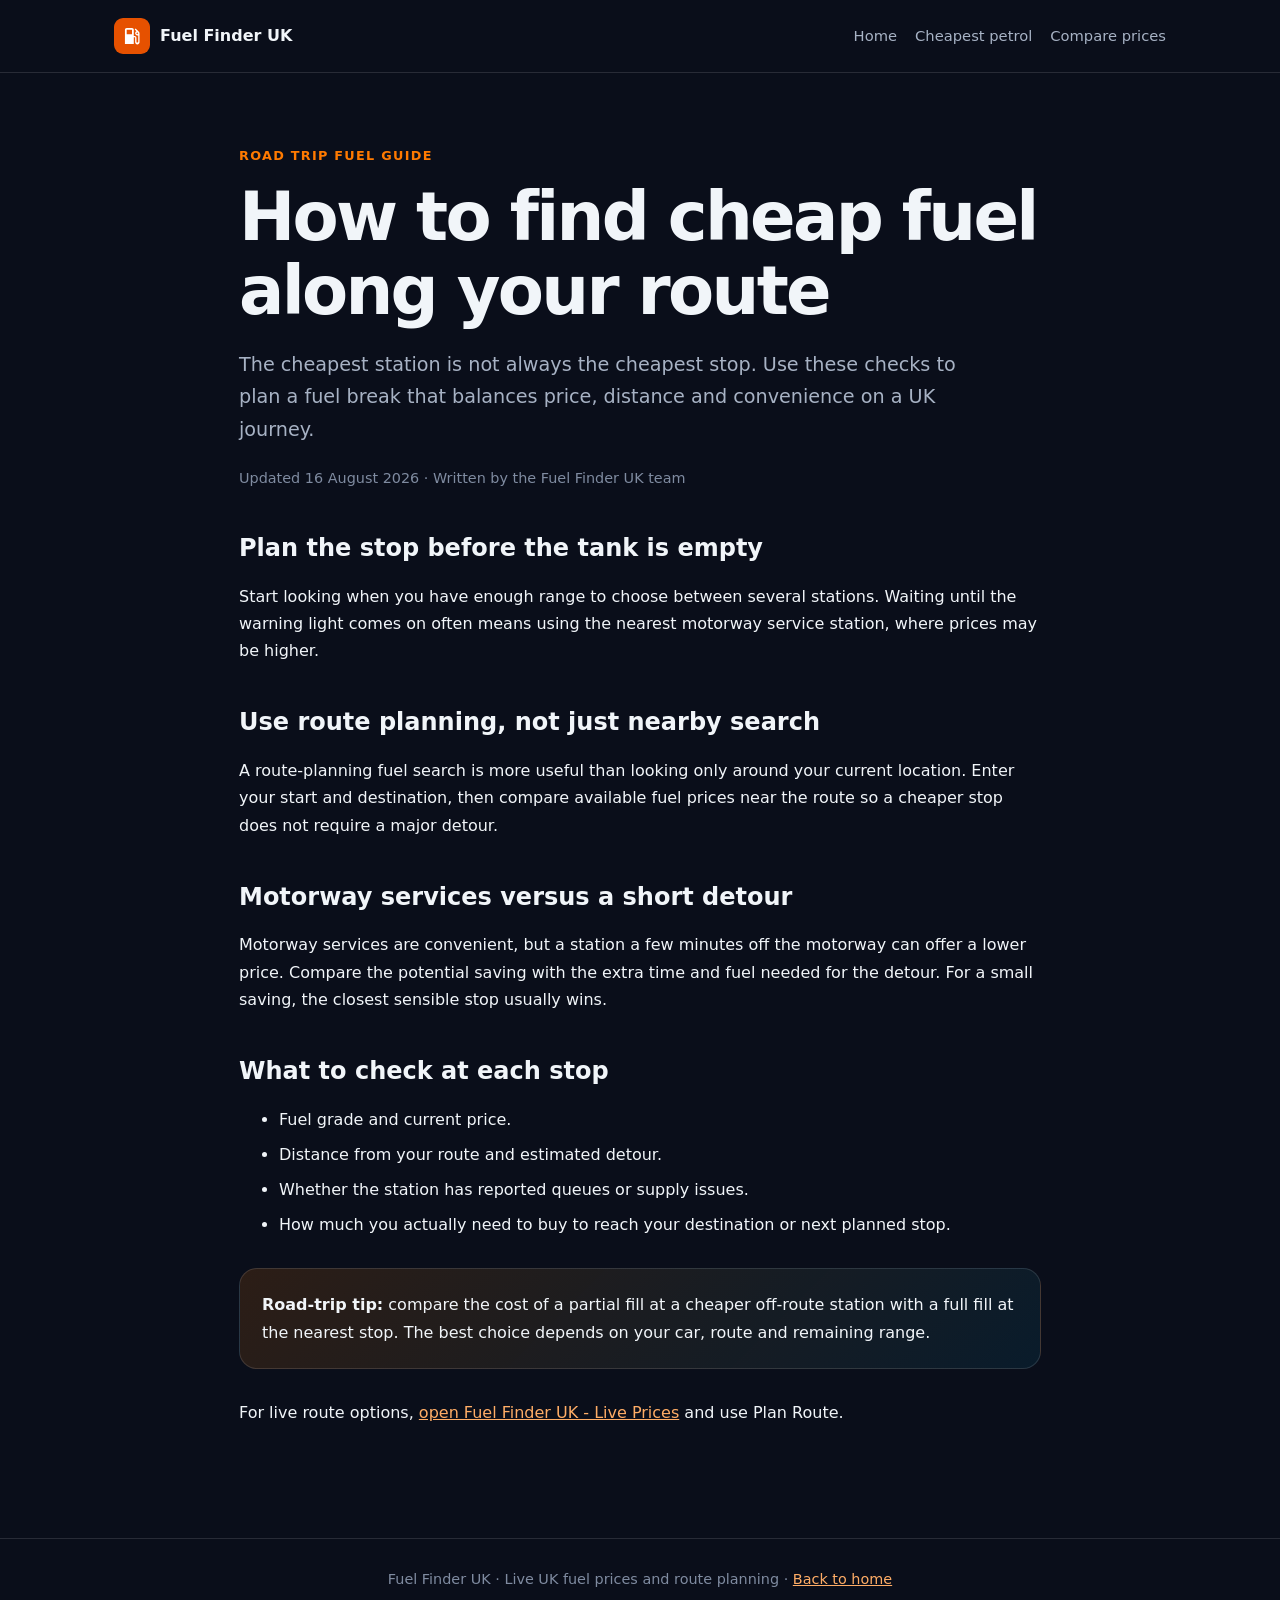
<file: guides/cheapest-fuel-along-route.html>
<!doctype html>
<html lang="en-GB">
<head>
  <meta charset="utf-8"><meta name="viewport" content="width=device-width, initial-scale=1">
  <title>How to Find Cheap Fuel Along a Driving Route</title>
  <meta name="description" content="Plan a cheaper road trip by finding petrol and diesel stations along your route. Tips for motorway fuel stops, detours and comparing fill costs in the UK.">
  <link rel="canonical" href="https://fuelfinderuk.live/guides/cheapest-fuel-along-route.html"><link rel="stylesheet" href="guide.css"><link rel="icon" href="../favicon-32x32.png">
  <meta property="og:type" content="article"><meta property="og:title" content="How to Find Cheap Fuel Along a Driving Route"><meta property="og:description" content="Practical tips for finding better-value fuel stops on UK road trips."><meta property="og:url" content="https://fuelfinderuk.live/guides/cheapest-fuel-along-route.html">
  <script type="application/ld+json">{"@context":"https://schema.org","@type":"Article","headline":"How to Find Cheap Fuel Along a Driving Route","author":{"@type":"Organization","name":"Fuel Finder UK"},"publisher":{"@type":"Organization","name":"DF Labs","url":"https://fuelfinderuk.live/"},"mainEntityOfPage":"https://fuelfinderuk.live/guides/cheapest-fuel-along-route.html","inLanguage":"en-GB"}</script>
</head>
<body><header class="site-header"><nav class="nav"><a class="brand" href="../"><img src="../store_icon.svg" alt="">Fuel Finder UK</a><div class="nav-links"><a href="../">Home</a><a href="cheapest-petrol-near-me.html">Cheapest petrol</a><a href="compare-uk-fuel-prices.html">Compare prices</a></div></nav></header>
<main><div class="eyebrow">Road trip fuel guide</div><h1>How to find cheap fuel along your route</h1><p class="lede">The cheapest station is not always the cheapest stop. Use these checks to plan a fuel break that balances price, distance and convenience on a UK journey.</p><p class="updated">Updated 16 August 2026 · Written by the Fuel Finder UK team</p>
<h2>Plan the stop before the tank is empty</h2><p>Start looking when you have enough range to choose between several stations. Waiting until the warning light comes on often means using the nearest motorway service station, where prices may be higher.</p>
<h2>Use route planning, not just nearby search</h2><p>A route-planning fuel search is more useful than looking only around your current location. Enter your start and destination, then compare available fuel prices near the route so a cheaper stop does not require a major detour.</p>
<h2>Motorway services versus a short detour</h2><p>Motorway services are convenient, but a station a few minutes off the motorway can offer a lower price. Compare the potential saving with the extra time and fuel needed for the detour. For a small saving, the closest sensible stop usually wins.</p>
<h2>What to check at each stop</h2><ul><li>Fuel grade and current price.</li><li>Distance from your route and estimated detour.</li><li>Whether the station has reported queues or supply issues.</li><li>How much you actually need to buy to reach your destination or next planned stop.</li></ul>
<div class="callout"><strong>Road-trip tip:</strong> compare the cost of a partial fill at a cheaper off-route station with a full fill at the nearest stop. The best choice depends on your car, route and remaining range.</div>
<p>For live route options, <a href="../">open Fuel Finder UK - Live Prices</a> and use Plan Route.</p></main><footer>Fuel Finder UK · Live UK fuel prices and route planning · <a href="../">Back to home</a></footer></body></html>
</file>
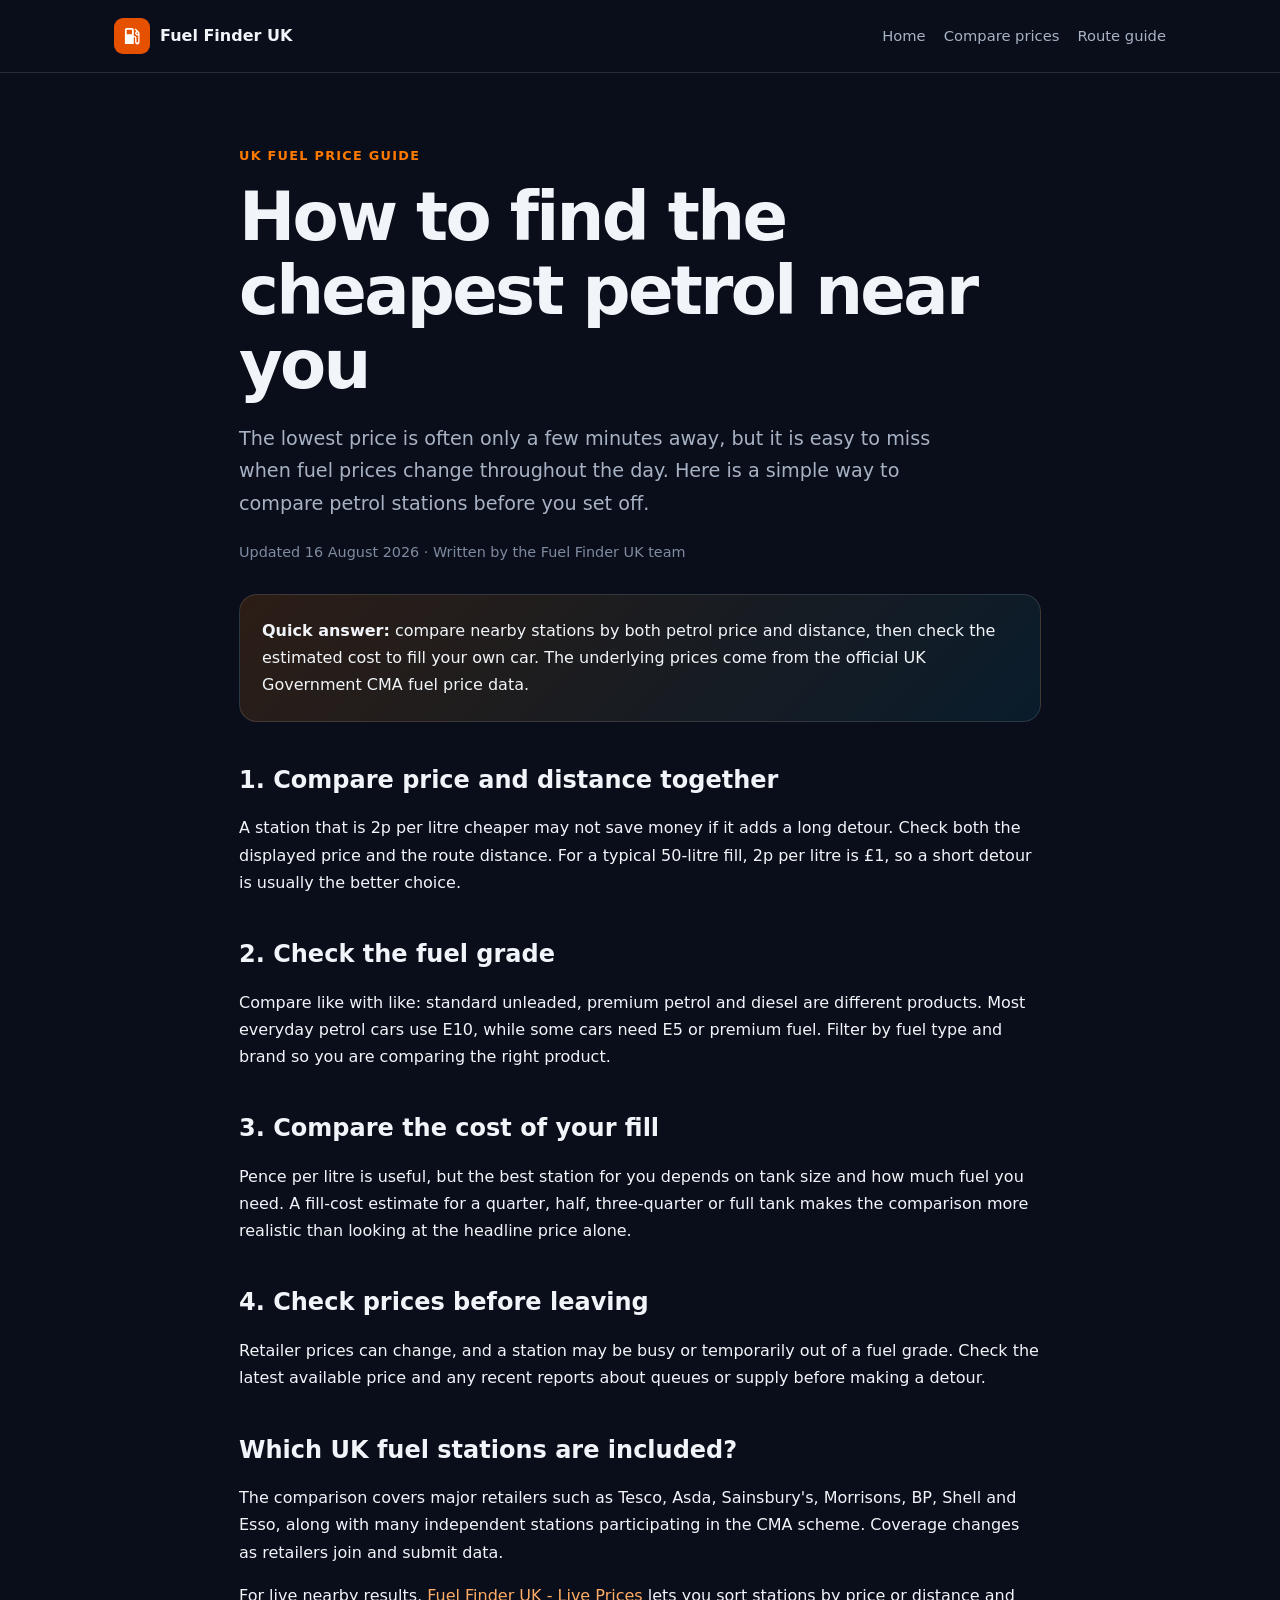
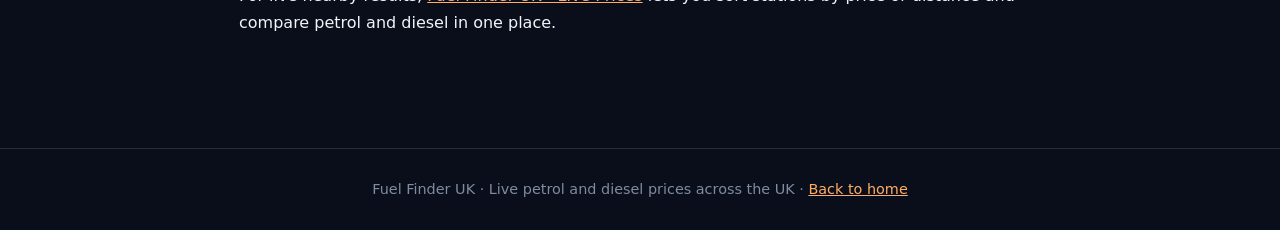
<file: guides/cheapest-petrol-near-me.html>
<!doctype html>
<html lang="en-GB">
<head>
  <meta charset="utf-8"><meta name="viewport" content="width=device-width, initial-scale=1">
  <title>How to Find the Cheapest Petrol Near You in the UK</title>
  <meta name="description" content="Learn how to find the cheapest petrol near you in the UK using live prices from the official CMA dataset, with practical tips for comparing stations and fill costs.">
  <link rel="canonical" href="https://fuelfinderuk.live/guides/cheapest-petrol-near-me.html">
  <link rel="stylesheet" href="guide.css"><link rel="icon" href="../favicon-32x32.png">
  <meta property="og:type" content="article"><meta property="og:title" content="How to Find the Cheapest Petrol Near You in the UK"><meta property="og:description" content="A practical guide to comparing live UK petrol prices and finding a cheaper fill-up."><meta property="og:url" content="https://fuelfinderuk.live/guides/cheapest-petrol-near-me.html">
  <script type="application/ld+json">{"@context":"https://schema.org","@type":"Article","headline":"How to Find the Cheapest Petrol Near You in the UK","description":"A practical guide to comparing live UK petrol prices.","author":{"@type":"Organization","name":"Fuel Finder UK"},"publisher":{"@type":"Organization","name":"DF Labs","url":"https://fuelfinderuk.live/"},"mainEntityOfPage":"https://fuelfinderuk.live/guides/cheapest-petrol-near-me.html","inLanguage":"en-GB"}</script>
</head>
<body><header class="site-header"><nav class="nav"><a class="brand" href="../"><img src="../store_icon.svg" alt="">Fuel Finder UK</a><div class="nav-links"><a href="../">Home</a><a href="compare-uk-fuel-prices.html">Compare prices</a><a href="cheapest-fuel-along-route.html">Route guide</a></div></nav></header>
<main><div class="eyebrow">UK fuel price guide</div><h1>How to find the cheapest petrol near you</h1><p class="lede">The lowest price is often only a few minutes away, but it is easy to miss when fuel prices change throughout the day. Here is a simple way to compare petrol stations before you set off.</p><p class="updated">Updated 16 August 2026 · Written by the Fuel Finder UK team</p>
<div class="callout"><strong>Quick answer:</strong> compare nearby stations by both petrol price and distance, then check the estimated cost to fill your own car. The underlying prices come from the official UK Government CMA fuel price data.</div>
<h2>1. Compare price and distance together</h2><p>A station that is 2p per litre cheaper may not save money if it adds a long detour. Check both the displayed price and the route distance. For a typical 50-litre fill, 2p per litre is £1, so a short detour is usually the better choice.</p>
<h2>2. Check the fuel grade</h2><p>Compare like with like: standard unleaded, premium petrol and diesel are different products. Most everyday petrol cars use E10, while some cars need E5 or premium fuel. Filter by fuel type and brand so you are comparing the right product.</p>
<h2>3. Compare the cost of your fill</h2><p>Pence per litre is useful, but the best station for you depends on tank size and how much fuel you need. A fill-cost estimate for a quarter, half, three-quarter or full tank makes the comparison more realistic than looking at the headline price alone.</p>
<h2>4. Check prices before leaving</h2><p>Retailer prices can change, and a station may be busy or temporarily out of a fuel grade. Check the latest available price and any recent reports about queues or supply before making a detour.</p>
<h2>Which UK fuel stations are included?</h2><p>The comparison covers major retailers such as Tesco, Asda, Sainsbury's, Morrisons, BP, Shell and Esso, along with many independent stations participating in the CMA scheme. Coverage changes as retailers join and submit data.</p>
<p>For live nearby results, <a href="../">Fuel Finder UK - Live Prices</a> lets you sort stations by price or distance and compare petrol and diesel in one place.</p></main><footer>Fuel Finder UK · Live petrol and diesel prices across the UK · <a href="../">Back to home</a></footer></body></html>
</file>
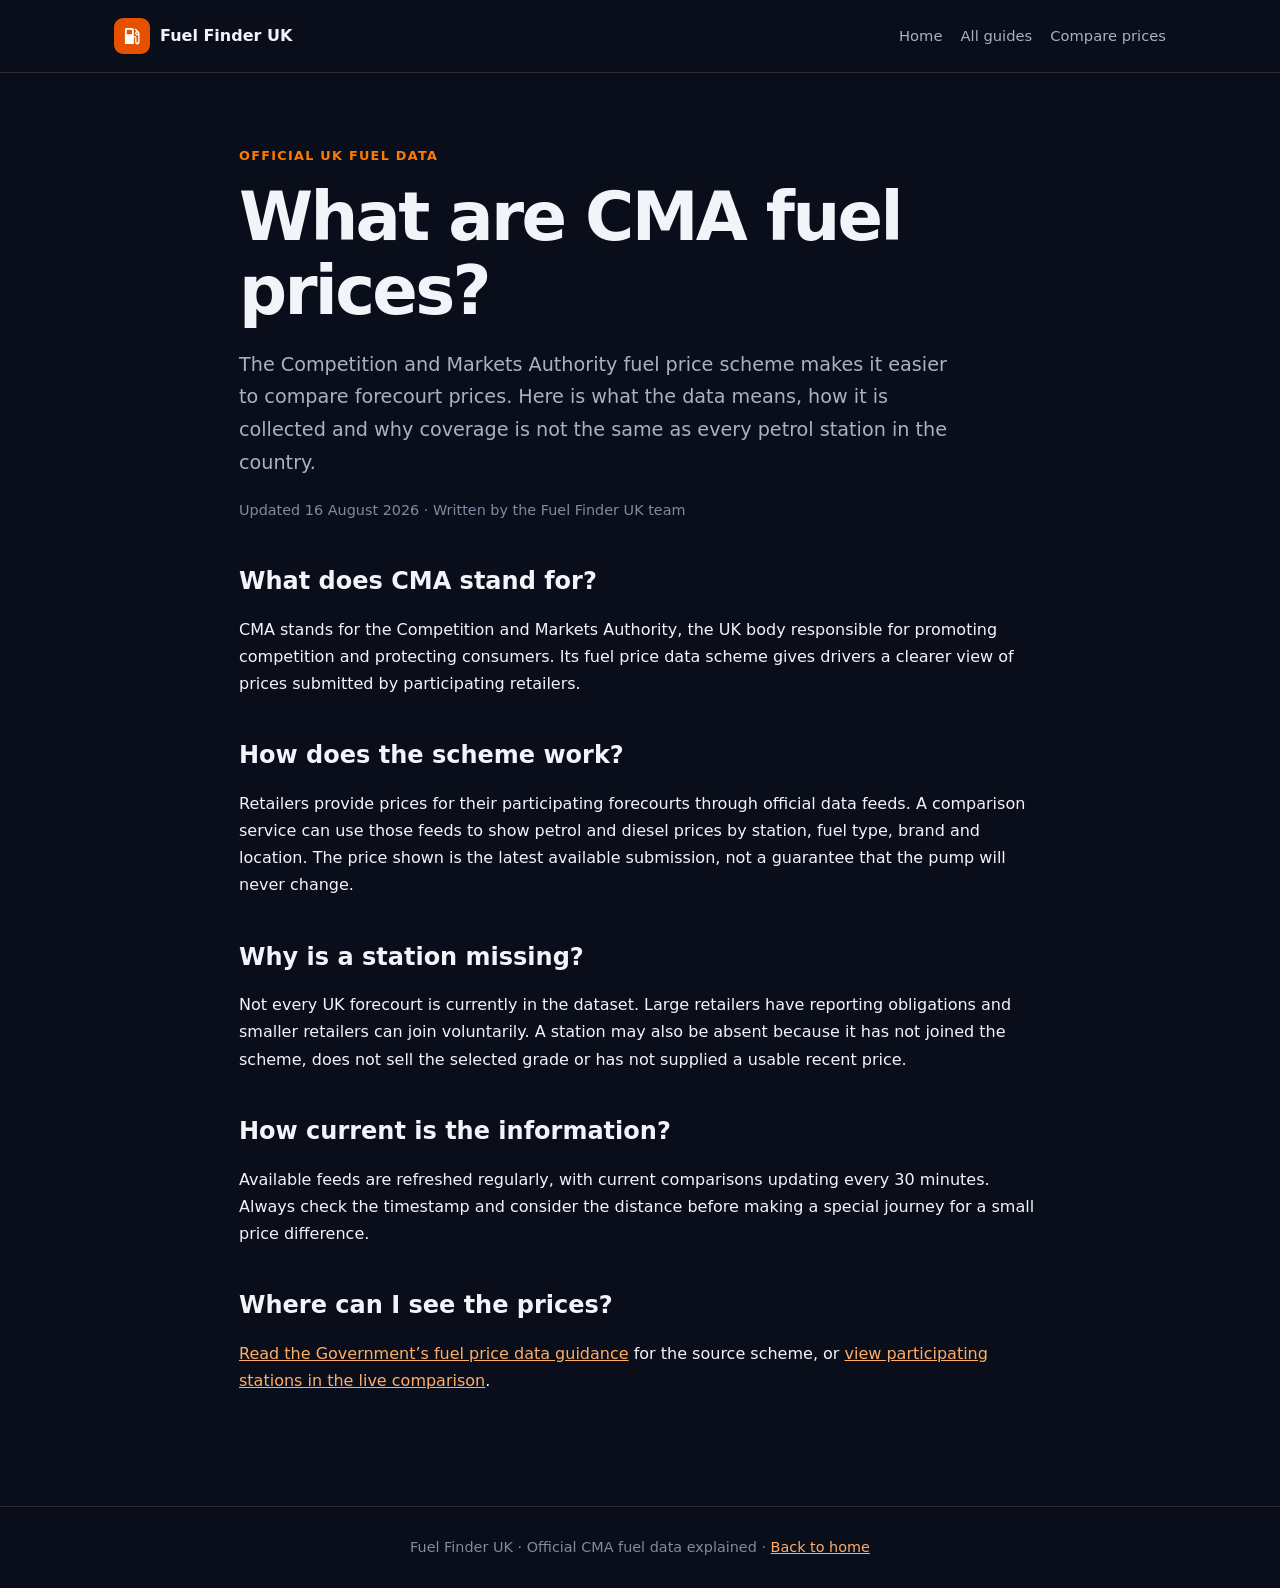
<file: guides/cma-fuel-prices-explained.html>
<!doctype html><html lang="en-GB"><head><meta charset="utf-8"><meta name="viewport" content="width=device-width, initial-scale=1">
<title>What Are CMA Fuel Prices? UK Petrol Data Explained</title>
<meta name="description" content="What the UK CMA fuel price scheme is, which stations report prices, how often data updates and why some petrol stations may be missing.">
<link rel="canonical" href="https://fuelfinderuk.live/guides/cma-fuel-prices-explained.html"><link rel="stylesheet" href="guide.css"><link rel="icon" href="../favicon-32x32.png">
<meta property="og:type" content="article"><meta property="og:title" content="What Are CMA Fuel Prices? UK Petrol Data Explained"><meta property="og:description" content="A plain-English guide to the UK Competition and Markets Authority fuel price data scheme."><meta property="og:url" content="https://fuelfinderuk.live/guides/cma-fuel-prices-explained.html">
<script type="application/ld+json">{"@context":"https://schema.org","@type":"Article","headline":"What Are CMA Fuel Prices? UK Petrol Data Explained","author":{"@type":"Organization","name":"Fuel Finder UK"},"publisher":{"@type":"Organization","name":"DF Labs","url":"https://fuelfinderuk.live/"},"mainEntityOfPage":"https://fuelfinderuk.live/guides/cma-fuel-prices-explained.html","inLanguage":"en-GB"}</script>
</head><body><header class="site-header"><nav class="nav"><a class="brand" href="../"><img src="../store_icon.svg" alt="">Fuel Finder UK</a><div class="nav-links"><a href="../">Home</a><a href="index.html">All guides</a><a href="compare-uk-fuel-prices.html">Compare prices</a></div></nav></header>
<main><div class="eyebrow">Official UK fuel data</div><h1>What are CMA fuel prices?</h1><p class="lede">The Competition and Markets Authority fuel price scheme makes it easier to compare forecourt prices. Here is what the data means, how it is collected and why coverage is not the same as every petrol station in the country.</p><p class="updated">Updated 16 August 2026 · Written by the Fuel Finder UK team</p>
<h2>What does CMA stand for?</h2><p>CMA stands for the Competition and Markets Authority, the UK body responsible for promoting competition and protecting consumers. Its fuel price data scheme gives drivers a clearer view of prices submitted by participating retailers.</p>
<h2>How does the scheme work?</h2><p>Retailers provide prices for their participating forecourts through official data feeds. A comparison service can use those feeds to show petrol and diesel prices by station, fuel type, brand and location. The price shown is the latest available submission, not a guarantee that the pump will never change.</p>
<h2>Why is a station missing?</h2><p>Not every UK forecourt is currently in the dataset. Large retailers have reporting obligations and smaller retailers can join voluntarily. A station may also be absent because it has not joined the scheme, does not sell the selected grade or has not supplied a usable recent price.</p>
<h2>How current is the information?</h2><p>Available feeds are refreshed regularly, with current comparisons updating every 30 minutes. Always check the timestamp and consider the distance before making a special journey for a small price difference.</p>
<h2>Where can I see the prices?</h2><p><a href="https://www.gov.uk/government/publications/road-fuel-prices-data" target="_blank" rel="noopener">Read the Government’s fuel price data guidance</a> for the source scheme, or <a href="../">view participating stations in the live comparison</a>.</p></main><footer>Fuel Finder UK · Official CMA fuel data explained · <a href="../">Back to home</a></footer></body></html>
</file>
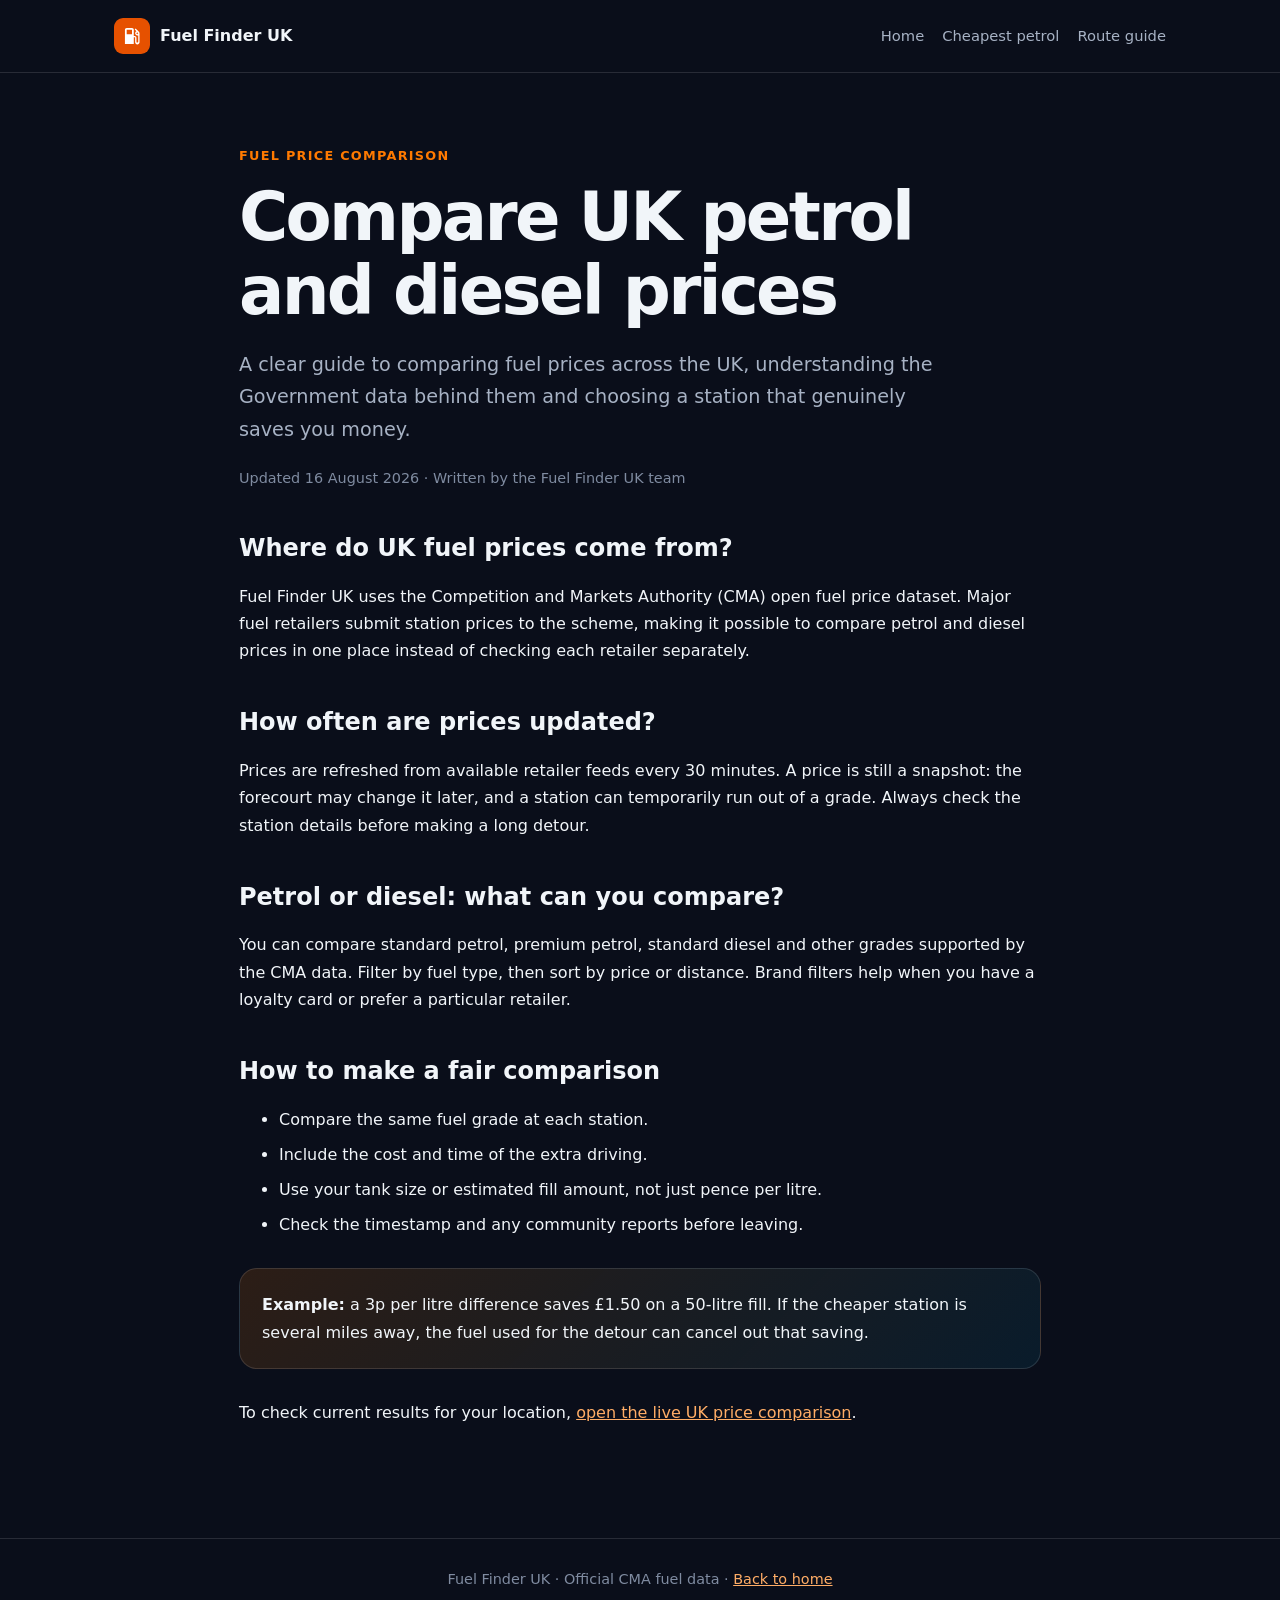
<file: guides/compare-uk-fuel-prices.html>
<!doctype html>
<html lang="en-GB">
<head>
  <meta charset="utf-8"><meta name="viewport" content="width=device-width, initial-scale=1">
  <title>Compare UK Petrol and Diesel Prices | Official CMA Data</title>
  <meta name="description" content="Compare petrol and diesel prices across UK fuel stations. See how official CMA data works, how often prices update and how to choose the best-value station.">
  <link rel="canonical" href="https://fuelfinderuk.live/guides/compare-uk-fuel-prices.html"><link rel="stylesheet" href="guide.css"><link rel="icon" href="../favicon-32x32.png">
  <meta property="og:type" content="article"><meta property="og:title" content="Compare UK Petrol and Diesel Prices"><meta property="og:description" content="How to compare live UK fuel prices using official CMA data."><meta property="og:url" content="https://fuelfinderuk.live/guides/compare-uk-fuel-prices.html">
  <script type="application/ld+json">{"@context":"https://schema.org","@type":"Article","headline":"Compare UK Petrol and Diesel Prices","author":{"@type":"Organization","name":"Fuel Finder UK"},"publisher":{"@type":"Organization","name":"DF Labs","url":"https://fuelfinderuk.live/"},"mainEntityOfPage":"https://fuelfinderuk.live/guides/compare-uk-fuel-prices.html","inLanguage":"en-GB"}</script>
</head>
<body><header class="site-header"><nav class="nav"><a class="brand" href="../"><img src="../store_icon.svg" alt="">Fuel Finder UK</a><div class="nav-links"><a href="../">Home</a><a href="cheapest-petrol-near-me.html">Cheapest petrol</a><a href="cheapest-fuel-along-route.html">Route guide</a></div></nav></header>
<main><div class="eyebrow">Fuel price comparison</div><h1>Compare UK petrol and diesel prices</h1><p class="lede">A clear guide to comparing fuel prices across the UK, understanding the Government data behind them and choosing a station that genuinely saves you money.</p><p class="updated">Updated 16 August 2026 · Written by the Fuel Finder UK team</p>
<h2>Where do UK fuel prices come from?</h2><p>Fuel Finder UK uses the Competition and Markets Authority (CMA) open fuel price dataset. Major fuel retailers submit station prices to the scheme, making it possible to compare petrol and diesel prices in one place instead of checking each retailer separately.</p>
<h2>How often are prices updated?</h2><p>Prices are refreshed from available retailer feeds every 30 minutes. A price is still a snapshot: the forecourt may change it later, and a station can temporarily run out of a grade. Always check the station details before making a long detour.</p>
<h2>Petrol or diesel: what can you compare?</h2><p>You can compare standard petrol, premium petrol, standard diesel and other grades supported by the CMA data. Filter by fuel type, then sort by price or distance. Brand filters help when you have a loyalty card or prefer a particular retailer.</p>
<h2>How to make a fair comparison</h2><ul><li>Compare the same fuel grade at each station.</li><li>Include the cost and time of the extra driving.</li><li>Use your tank size or estimated fill amount, not just pence per litre.</li><li>Check the timestamp and any community reports before leaving.</li></ul>
<div class="callout"><strong>Example:</strong> a 3p per litre difference saves £1.50 on a 50-litre fill. If the cheaper station is several miles away, the fuel used for the detour can cancel out that saving.</div>
<p>To check current results for your location, <a href="../">open the live UK price comparison</a>.</p></main><footer>Fuel Finder UK · Official CMA fuel data · <a href="../">Back to home</a></footer></body></html>
</file>
<file: guides/guide.css>
:root { color-scheme: dark; --bg:#0a0e1a; --panel:#111827; --text:#f1f5f9; --muted:#a7b2c4; --accent:#ff7a00; --border:rgba(255,255,255,.12); }
* { box-sizing:border-box; }
body { margin:0; font-family:Inter,system-ui,-apple-system,sans-serif; background:var(--bg); color:var(--text); line-height:1.7; }
a { color:#ffad66; }
.site-header { border-bottom:1px solid var(--border); background:rgba(10,14,26,.94); }
.nav { max-width:1100px; margin:auto; padding:18px 24px; display:flex; justify-content:space-between; align-items:center; gap:20px; }
.brand { color:var(--text); text-decoration:none; font-weight:800; display:flex; align-items:center; gap:10px; }
.brand img { width:36px; height:36px; border-radius:9px; }
.nav-links { display:flex; flex-wrap:wrap; gap:18px; font-size:.92rem; }
.nav-links a { color:var(--muted); text-decoration:none; }
main { max-width:850px; margin:auto; padding:72px 24px 96px; }
.eyebrow { color:var(--accent); text-transform:uppercase; letter-spacing:.1em; font-weight:800; font-size:.8rem; }
h1 { font-size:clamp(2.2rem,6vw,4.2rem); line-height:1.1; letter-spacing:-.04em; margin:14px 0 20px; }
h2 { margin-top:44px; line-height:1.2; }
.lede { color:var(--muted); font-size:1.2rem; max-width:720px; }
.updated { color:#7f8ba0; font-size:.9rem; }
.callout { background:linear-gradient(135deg,rgba(255,122,0,.14),rgba(0,198,255,.08)); border:1px solid var(--border); border-radius:18px; padding:22px; margin:30px 0; }
li { margin:8px 0; }
.cta { display:inline-block; background:var(--accent); color:#fff; text-decoration:none; padding:12px 20px; border-radius:999px; font-weight:800; margin-top:12px; }
footer { border-top:1px solid var(--border); padding:28px 24px; color:#7f8ba0; text-align:center; font-size:.9rem; }
@media (max-width:650px) { .nav { align-items:flex-start; flex-direction:column; } main { padding-top:48px; } }
</file>
